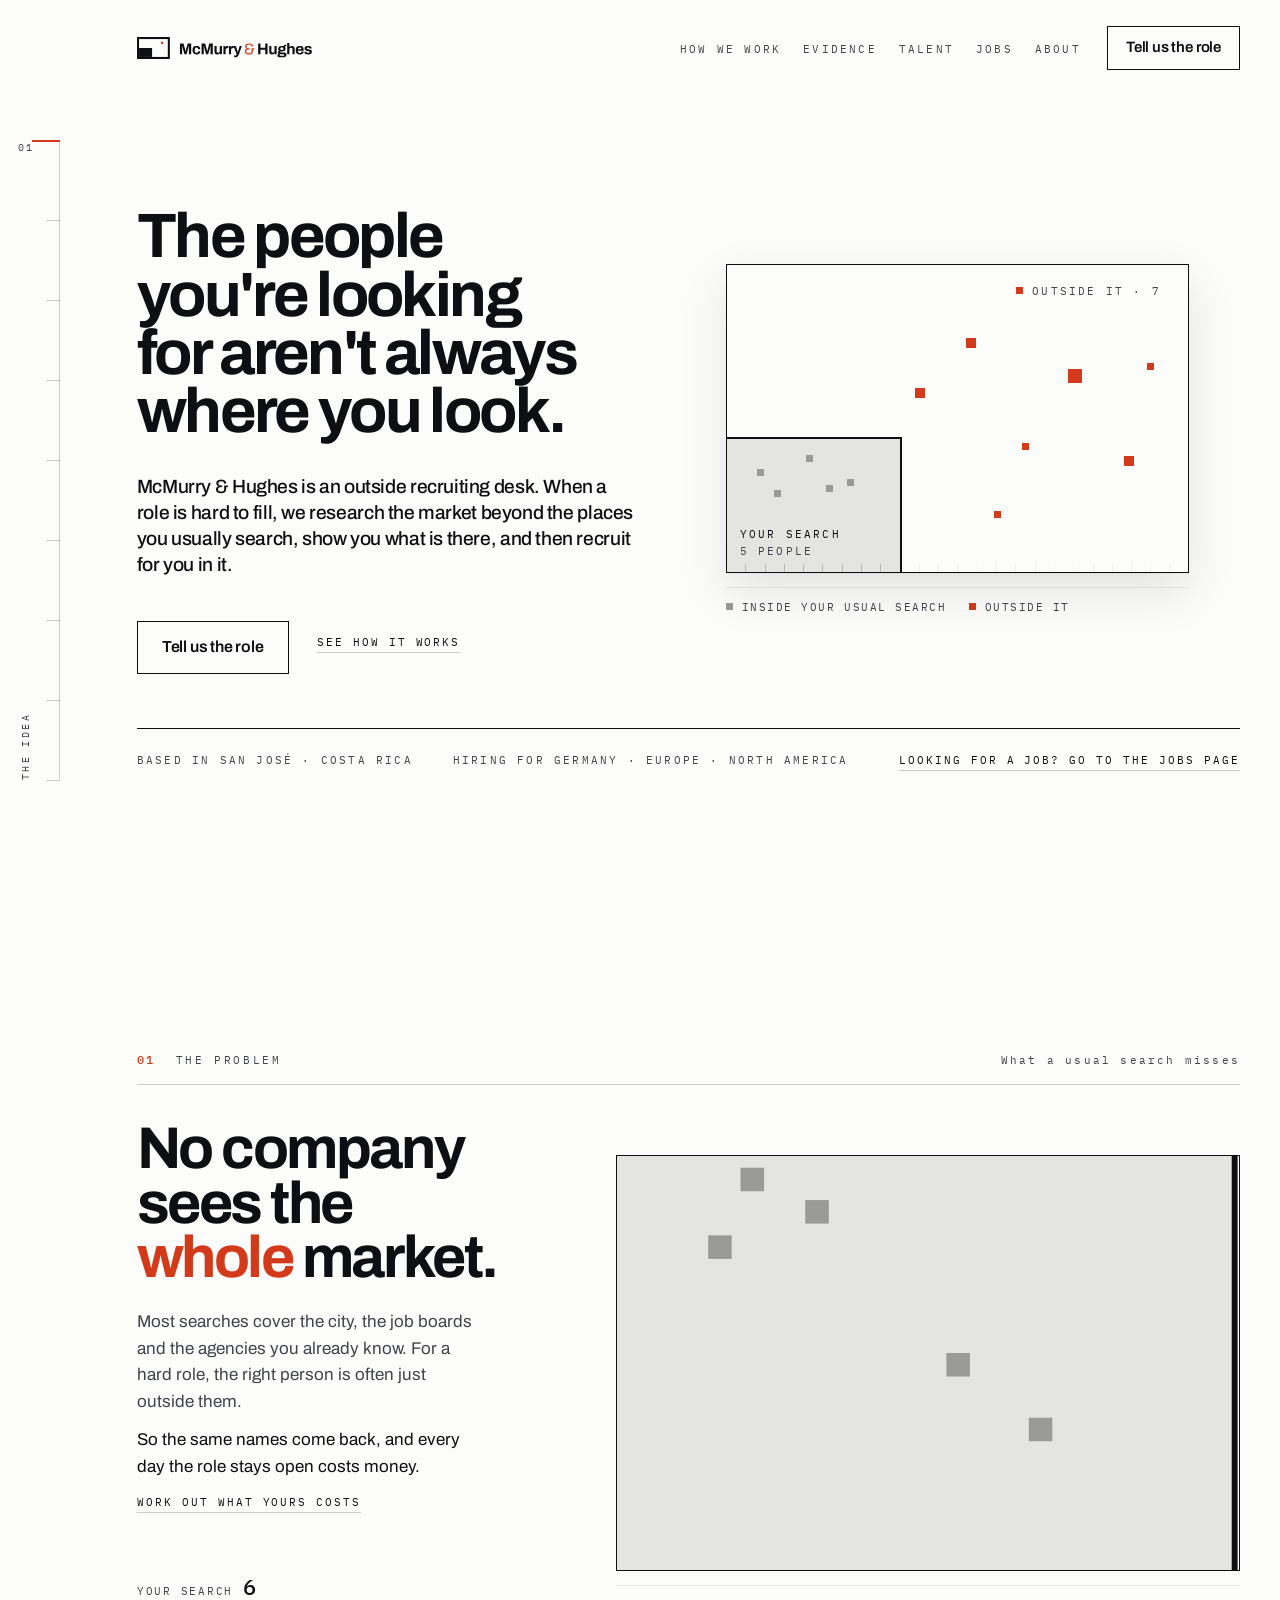
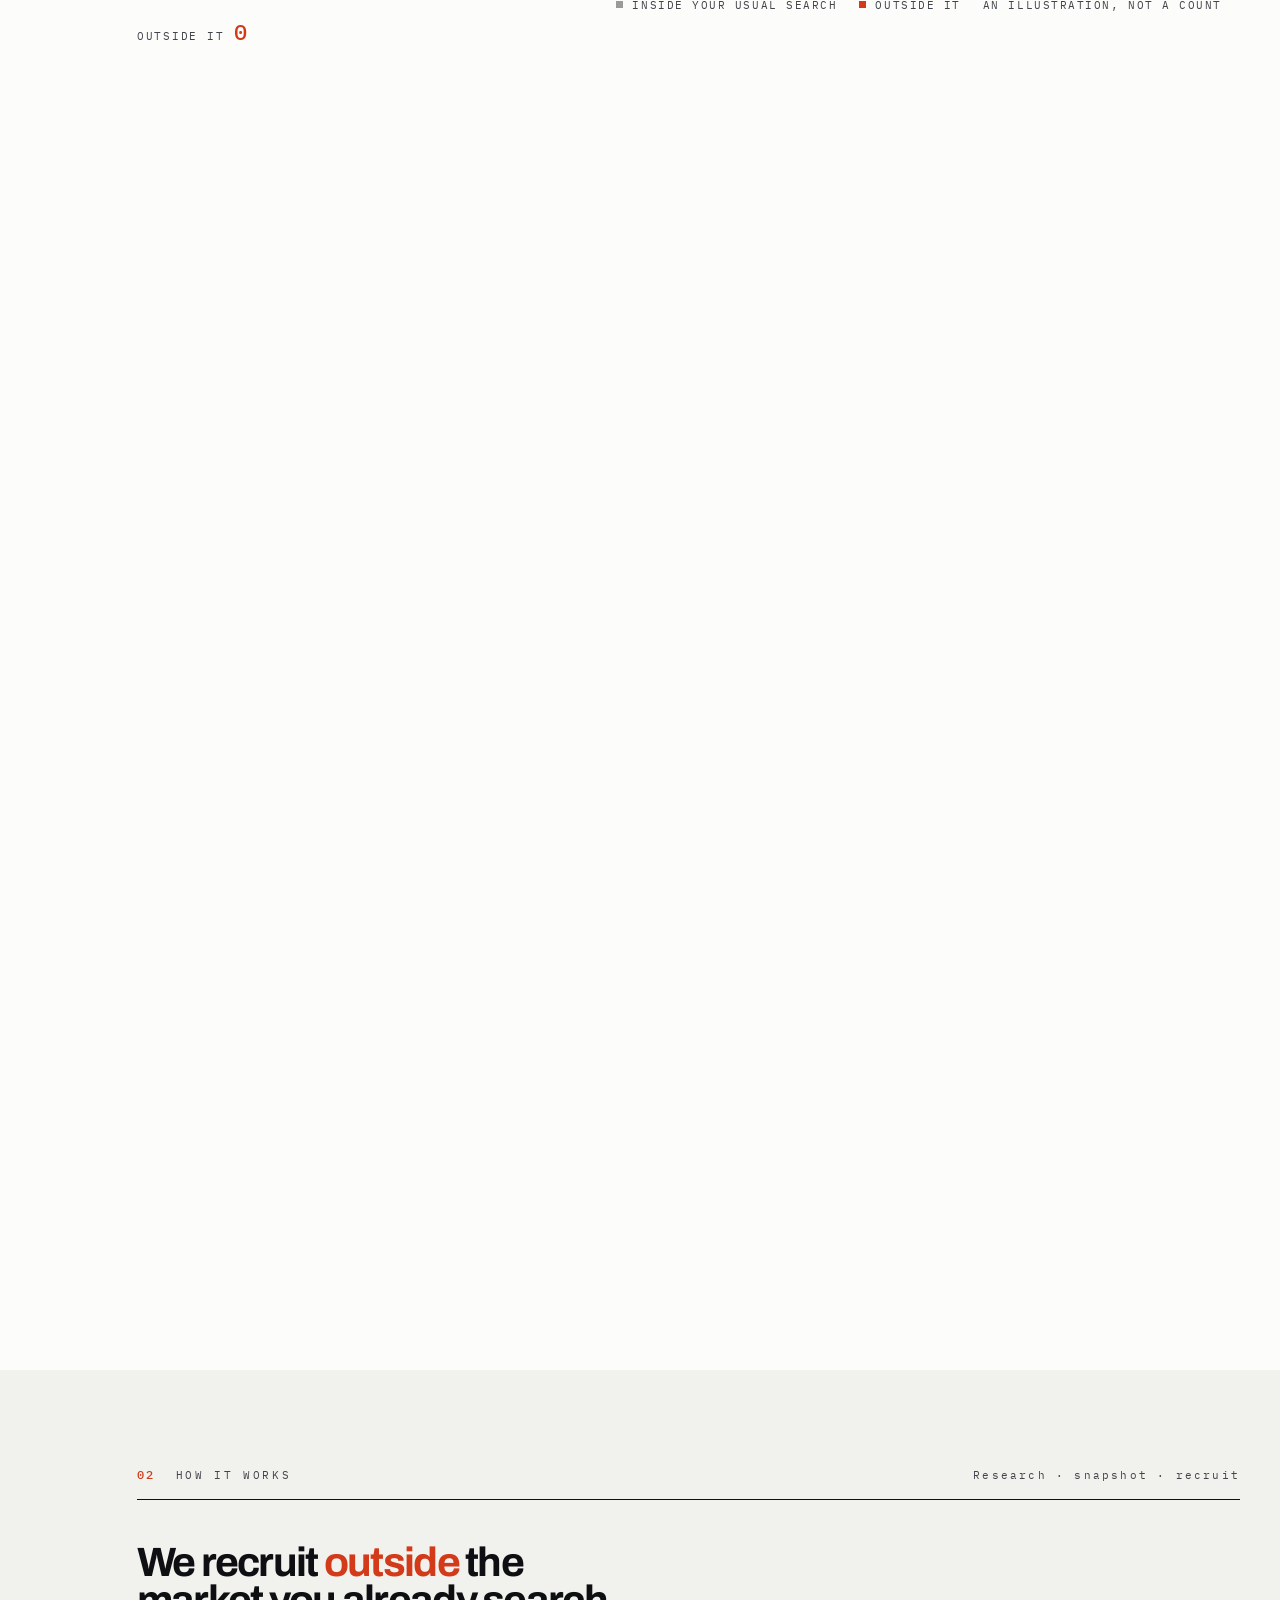
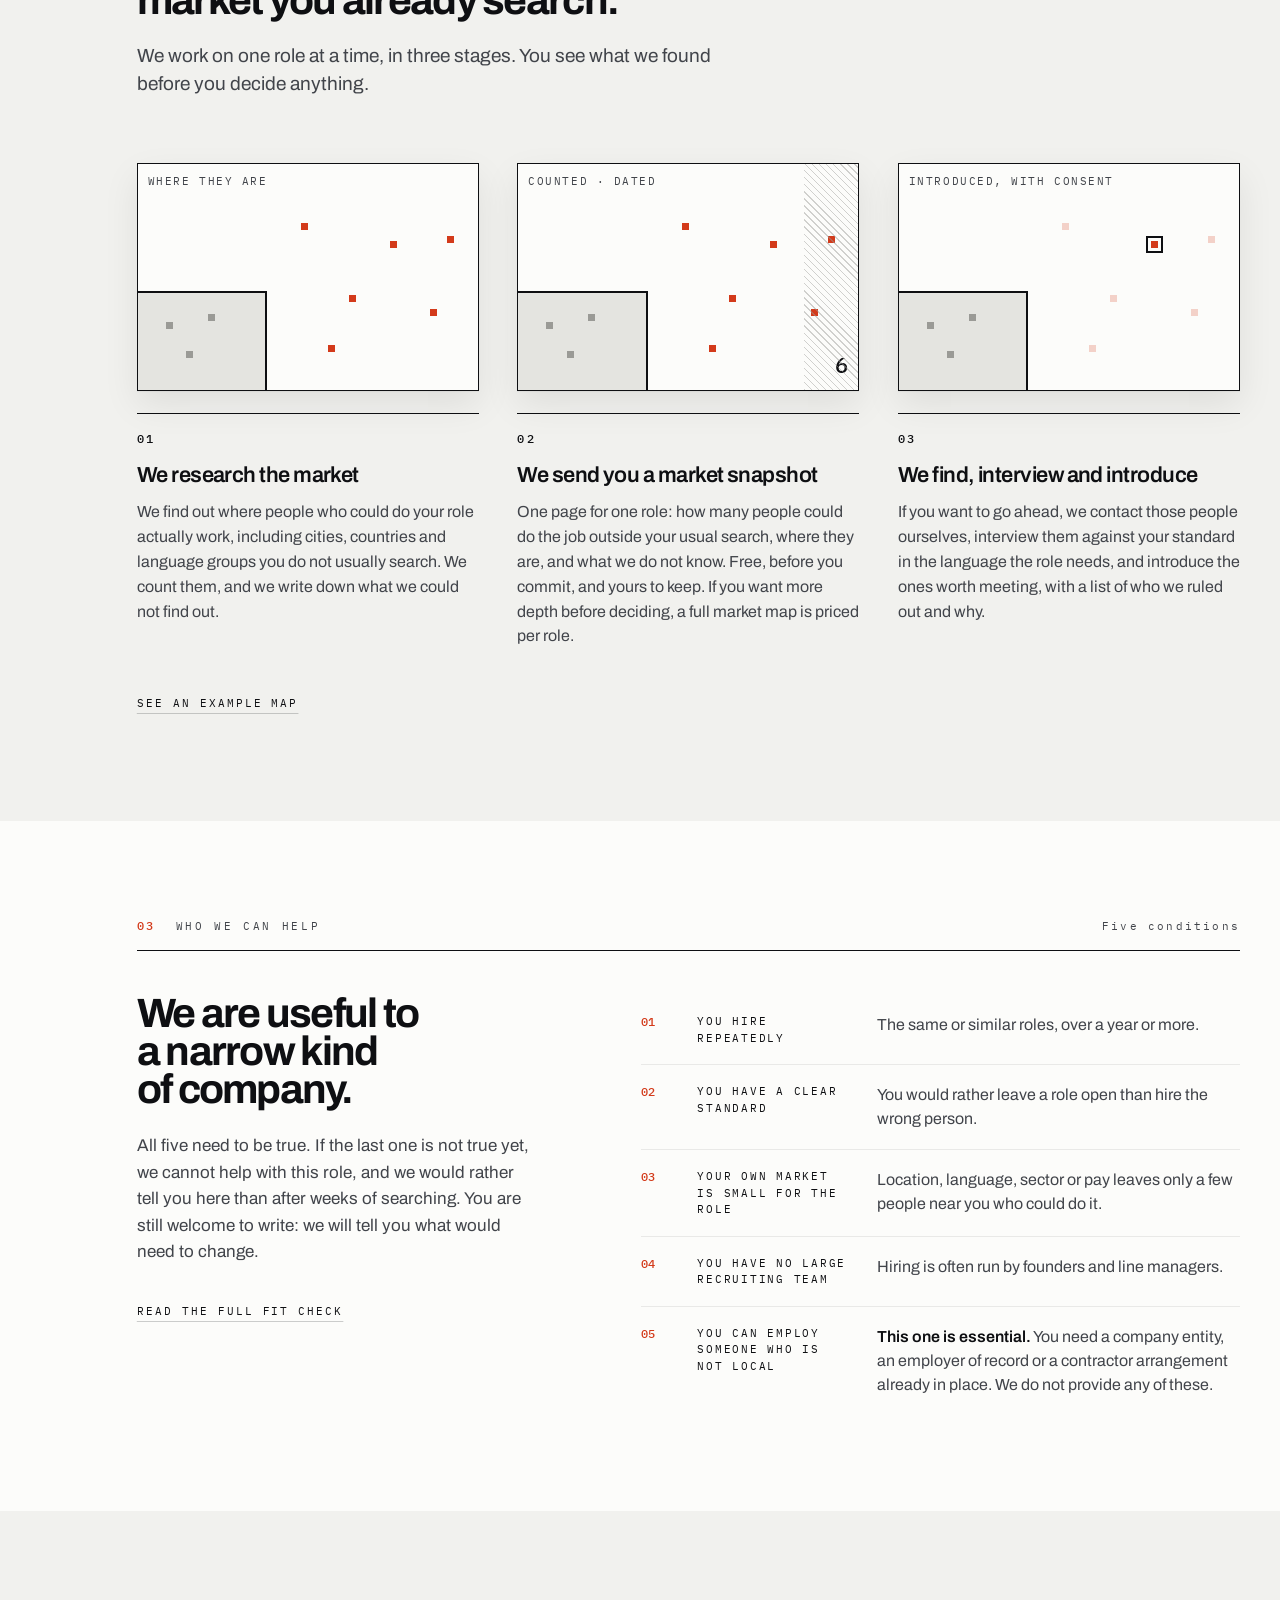
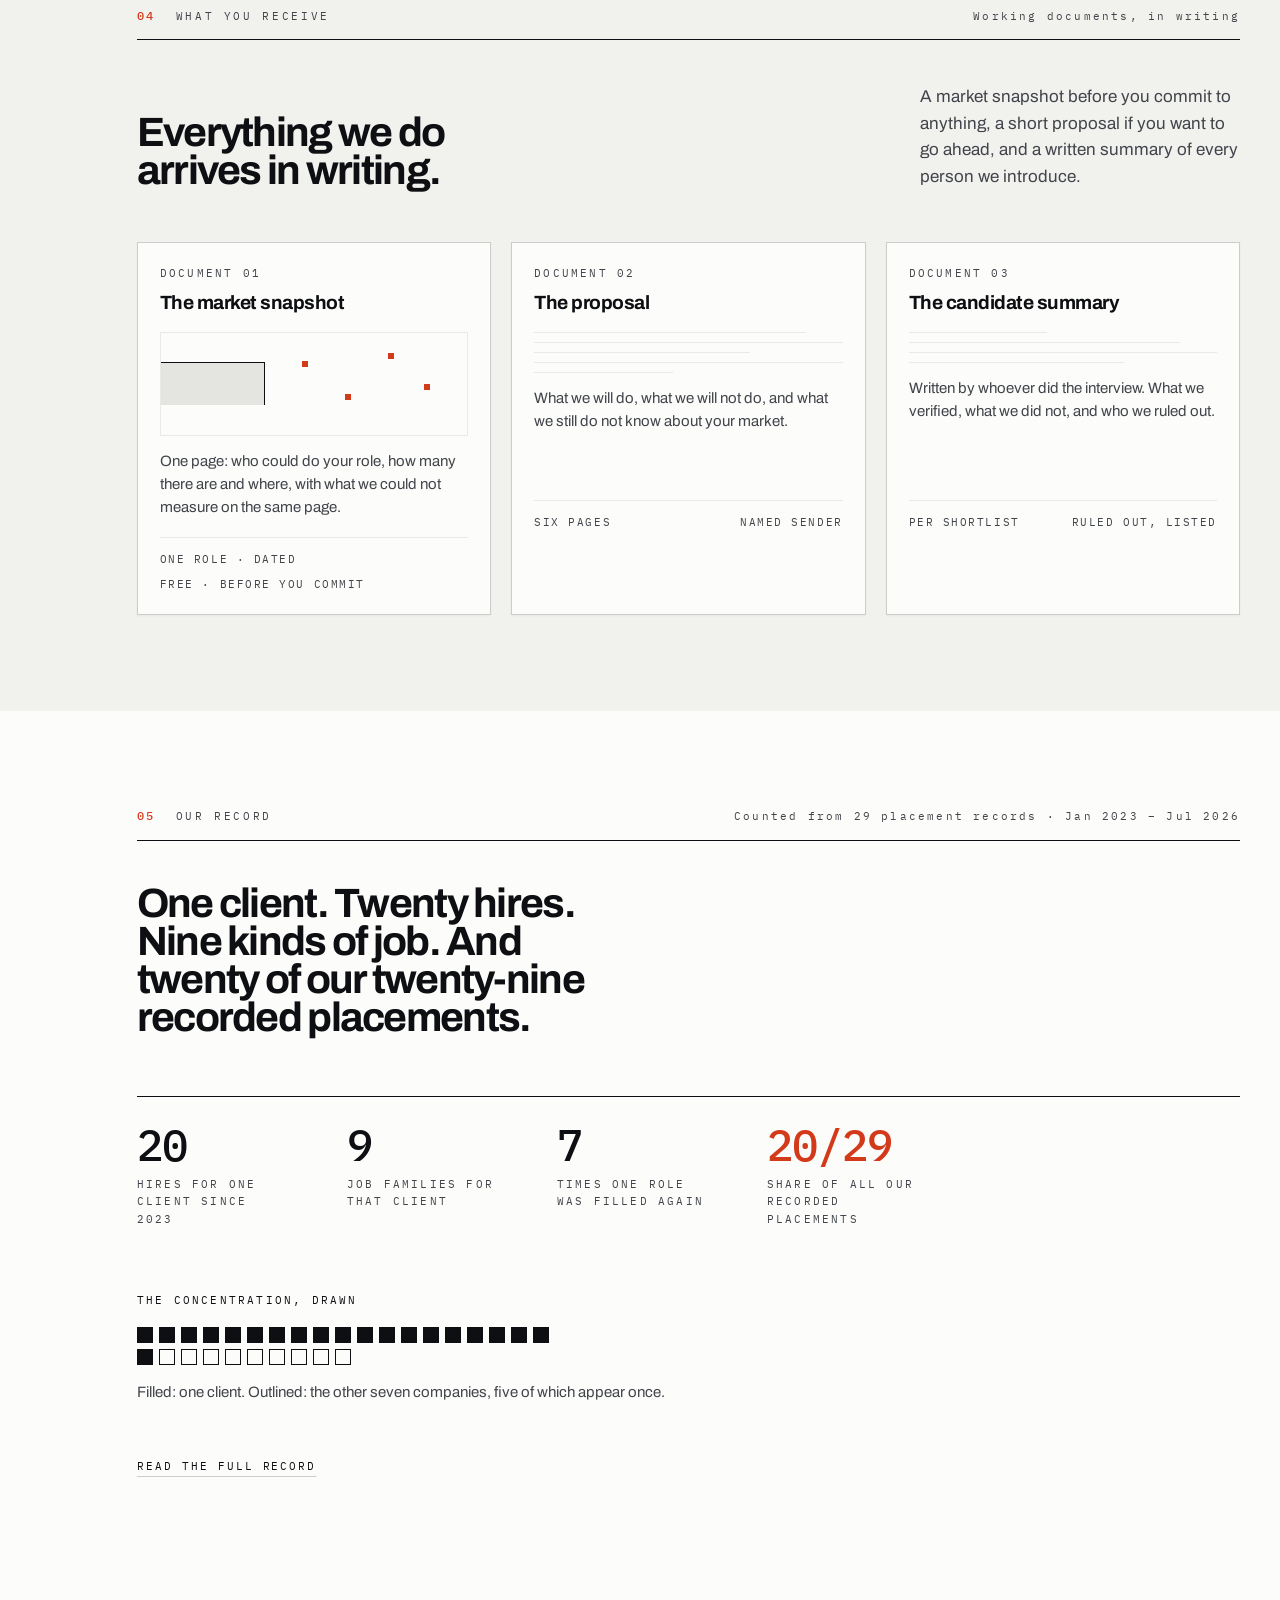
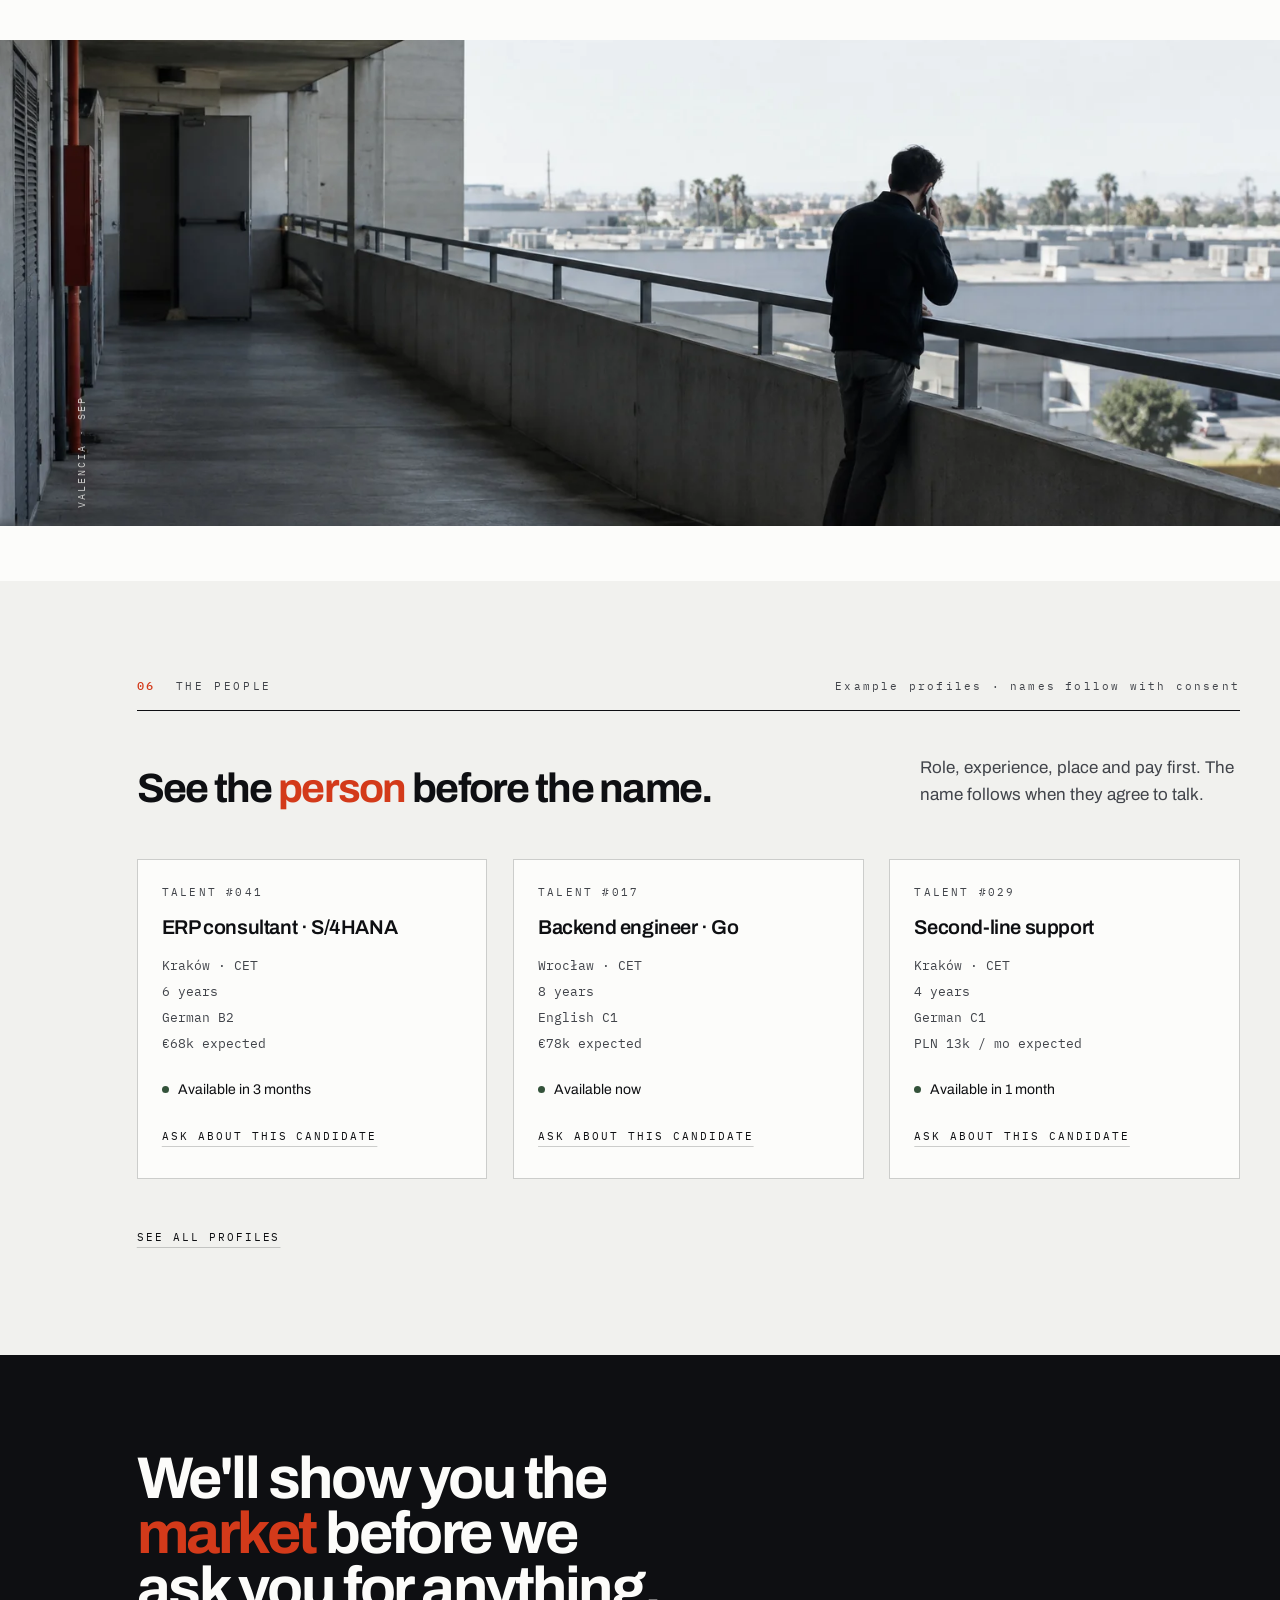
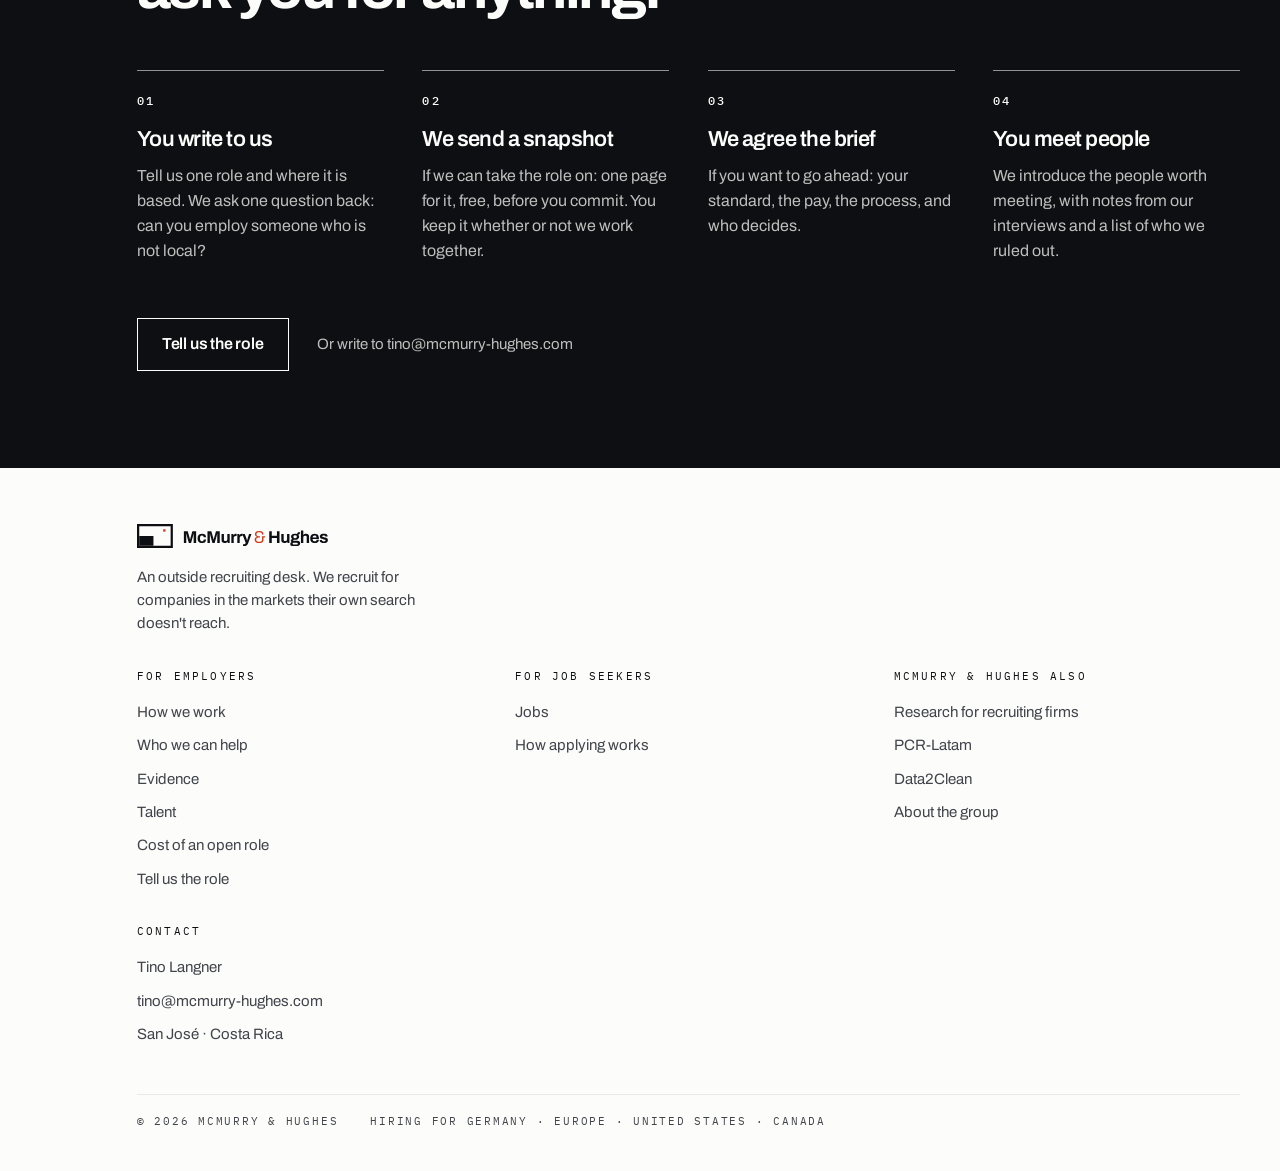
<file: index.html>
<!DOCTYPE html>
<html lang="en">
<head>
<meta charset="utf-8">
<meta name="viewport" content="width=device-width, initial-scale=1">
<title>McMurry &amp; Hughes · An outside recruiting desk</title>
<meta name="description" content="McMurry &amp; Hughes is an outside recruiting desk. For a hard-to-fill role, we research the market beyond the places you usually search, send you a free market snapshot before you commit, then find, interview and introduce the people worth meeting.">
<link rel="canonical" href="https://www.mcmurry-hughes.com/">

<meta property="og:type" content="website">
<meta property="og:site_name" content="McMurry &amp; Hughes">
<meta property="og:title" content="McMurry &amp; Hughes · An outside recruiting desk">
<meta property="og:description" content="An outside recruiting desk. We research the market beyond your usual search and show it to you before we ask you for anything.">
<meta property="og:url" content="https://www.mcmurry-hughes.com/">
<meta property="og:image" content="https://www.mcmurry-hughes.com/assets/images/MH_photo_02-1536.jpg">
<meta property="og:locale" content="en_GB">
<meta name="twitter:card" content="summary_large_image">
<meta name="twitter:title" content="McMurry &amp; Hughes · An outside recruiting desk">
<meta name="twitter:description" content="An outside recruiting desk. We research the market beyond your usual search and show it to you before we ask you for anything.">
<meta name="twitter:image" content="https://www.mcmurry-hughes.com/assets/images/MH_photo_02-1536.jpg">
<meta name="theme-color" content="#FCFCFA">

<link rel="icon" href="favicon.ico" sizes="any">
<link rel="icon" href="assets/icons/MH_favicon.svg" type="image/svg+xml">
<link rel="apple-touch-icon" href="assets/icons/apple-touch-icon.png">

<link rel="preload" href="assets/fonts/Archivo-Bold.woff2" as="font" type="font/woff2" crossorigin>
<link rel="preload" href="assets/fonts/Archivo-Regular.woff2" as="font" type="font/woff2" crossorigin>
<link rel="preload" href="assets/icons/MH_lockup_horizontal.svg" as="image" type="image/svg+xml">
<link rel="preload" href="assets/fonts/IBM_Plex_Mono_400_normal.woff2" as="font" type="font/woff2" crossorigin>
<script>document.documentElement.classList.add('js')</script>
<link rel="stylesheet" href="css/main.css">
<link rel="stylesheet" href="css/components.css">
<link rel="stylesheet" href="css/responsive.css">
<link rel="stylesheet" href="css/motion.css">
<link rel="stylesheet" href="css/site.css">

<script type="application/ld+json">
{
  "@context": "https://schema.org",
  "@type": "ProfessionalService",
  "name": "McMurry & Hughes",
  "description": "A recruiting company for firms hiring for roles their own market cannot fill. McMurry & Hughes researches the market outside the one a client already searches, shows them who is in it, then finds, interviews and introduces the strongest people.",
  "url": "https://www.mcmurry-hughes.com/",
  "email": "tino@mcmurry-hughes.com",
  "sameAs": ["https://www.linkedin.com/company/mcmurry-&-hughes/"],
  "address": { "@type": "PostalAddress", "addressLocality": "San José", "addressCountry": "CR" },
  "areaServed": [
    { "@type": "Country", "name": "Germany" },
    { "@type": "Place", "name": "Europe" },
    { "@type": "Country", "name": "United States" },
    { "@type": "Country", "name": "Canada" }
  ],
  "slogan": "The people you're looking for aren't always where you look."
}
</script>
<script type="module" src="js/main.js"></script>
<script type="module" src="js/idea.js"></script>
</head>

<body class="page">
<a class="skip" href="#main">Skip to content</a>

<header class="nav">
  <div class="wrap nav__in">
    <a class="mark" href="index.html" aria-label="McMurry &amp; Hughes, home">
      <img class="mark__lockup" src="assets/icons/MH_lockup_horizontal.svg" width="176" height="22" alt="">
    </a>
    <nav class="nav__panel" id="nav-panel" aria-label="Primary">
      <ul class="nav__links">
        <li class="nav__group" aria-hidden="true">For employers</li>
        <li><a class="nav__link" href="how-we-work.html">How we work</a></li>
        <li><a class="nav__link" href="evidence.html">Evidence</a></li>
        <li><a class="nav__link" href="talent.html">Talent</a></li>
        <li class="nav__group" aria-hidden="true">For job seekers</li>
        <li class="nav__seek"><a class="nav__link" href="jobs.html">Jobs</a></li>
        <li class="nav__group" aria-hidden="true">The company</li>
        <li class="nav__firms"><a class="nav__link" href="about.html">About</a></li>
        <li class="nav__cta"><a class="btn btn--primary btn--s" href="contact.html">Tell us the role</a></li>
      </ul>
    </nav>
    <button class="nav__toggle" type="button" aria-expanded="false" aria-controls="nav-panel">Menu</button>
  </div>
</header>
<div class="rail" aria-hidden="true">
  <span class="rail__n">01</span>
  <span class="rail__line"></span>
  <span class="rail__ticks"></span>
  <span class="rail__label"></span>
</div>

<main id="main">

<!-- ══ HERO ════════════════════════════════════════════════════════════ -->
<!-- Two blocks: the brand line, and one plain sentence that says what the
     company does. One action. The job seeker's route sits in the hero foot so
     nobody looking for work has to read the employer pitch to find it. -->
<section class="section hero" id="idea" data-rail="The idea">
  <div class="wrap">
    <div class="hero__grid">
      <div>
        <h1 class="say say--xl hero__say">The people you're looking for aren't always where you look.</h1>
        <p class="standfirst hero__sub">McMurry &amp; Hughes is an outside recruiting desk. When a role is hard to fill, we research the market beyond the places you usually search, show you what is there, and then recruit for you in it.</p>
        <div class="btnrow hero__act">
          <a class="btn btn--primary" href="contact.html">Tell us the role</a>
          <a class="act" href="#how">See how it works</a>
        </div>
      </div>

      <!-- the market window (graphic/MH_market-window.svg), made live: a frame,
           the market being searched in its lower left, and people beyond the
           edge of that search. The frame never moves and nothing ever leaves
           it; the people in it always do (CSS, transform only, stopped
           under reduced motion). The grey ones stay inside the search. -->
      <figure class="window">
        <div class="window__obj" role="img"
             aria-label="A frame with a grey block in its lower left corner holding five grey squares: the people a company's usual search reaches. Outside the grey block, seven red squares: people who could do the job but sit outside that search.">
          <div class="window__searched">
            <span class="window__insiders">
              <span class="person person--sm" style="left:18%;top:22%"></span>
              <span class="person person--sm" style="left:46%;top:12%"></span>
              <span class="person person--sm" style="left:70%;top:30%"></span>
              <span class="person person--sm" style="left:28%;top:38%"></span>
              <span class="person person--sm" style="left:58%;top:34%"></span>
            </span>
          </div>
          <div class="window__scale"></div>
          <div class="window__frame"></div>
          <span class="window__searchedlab label"><b>Your search</b>5 people</span>
          <div class="window__people">
            <span class="person" style="left:52%;top:24%"></span>
            <span class="person person--sm" style="left:64%;top:58%"></span>
            <span class="person person--lg" style="left:74%;top:34%"></span>
            <span class="person person--sm" style="left:58%;top:80%"></span>
            <span class="person" style="left:86%;top:62%"></span>
            <span class="person person--sm" style="left:91%;top:32%"></span>
            <span class="person" style="left:41%;top:40%"></span>
          </div>
          <span class="window__beyondlab label label--v" style="right:6%;top:6%">Outside it · 7</span>
        </div>
        <figcaption class="window__cap">
          <span class="caption caption--g">Inside your usual search</span>
          <span class="caption caption--v">Outside it</span>
        </figcaption>
      </figure>
    </div>

    <div class="hero__foot">
      <span class="label">Based in San José · Costa Rica</span>
      <span class="label">Hiring for Germany · Europe · North America</span>
      <a class="act hero__seek" href="jobs.html">Looking for a job? Go to the jobs page</a>
    </div>
  </div>
</section>

<!-- ══ 01 · THE PROBLEM — the view pulls back as you scroll ════════════ -->
<section class="idea" id="problem" data-rail="The problem" data-idea>
  <div class="idea__track">
    <div class="idea__stick">
      <div class="wrap">
        <div class="shead" style="margin-bottom:clamp(24px,4vh,44px)">
          <span class="shead__n">01</span><span class="shead__t">The problem</span><span class="shead__r">What a usual search misses</span>
        </div>
        <div class="idea__grid">
          <div>
            <h2 class="say say--l idea__say">No company sees the <span class="hl">whole</span> market.</h2>
            <p class="idea__p">Most searches cover the city, the job boards and the agencies you already know. For a hard role, the right person is often just outside them.</p>
            <p class="idea__p idea__p--2">So the same names come back, and every day the role stays open costs money.</p>
            <a class="act idea__cost" href="cost.html">Work out what yours costs</a>
            <div class="idea__read" aria-live="polite">
              <span class="compare__n">Your search <b class="mono">6</b></span>
              <span class="compare__n compare__n--v">Outside it <b class="mono" data-idea-out>0</b></span>
            </div>
          </div>
          <div>
            <div class="idea__frame" role="img" aria-label="A frame that starts on a grey block, the market a company searches, holding six grey squares, and pulls back as you scroll to show thirty-one red squares outside it: people who could do the job outside that search.">
              <div class="idea__world" data-idea-world><span class="idea__searched"></span><span class="person person--in" style="left:18.8%;top:62.7%"></span><span class="person person--in" style="left:5.0%;top:72.6%"></span><span class="person person--in" style="left:22.5%;top:87.5%"></span><span class="person person--in" style="left:10.3%;top:69.7%"></span><span class="person person--in" style="left:18.0%;top:82.2%"></span><span class="person person--in" style="left:6.8%;top:66.9%"></span><span class="person" data-o style="left:82.1%;top:41.5%"></span><span class="person" data-o style="left:94.6%;top:61.1%"></span><span class="person" data-o style="left:45.0%;top:19.1%"></span><span class="person" data-o style="left:56.7%;top:39.0%"></span><span class="person" data-o style="left:79.2%;top:4.1%"></span><span class="person" data-o style="left:37.5%;top:20.1%"></span><span class="person" data-o style="left:52.4%;top:9.8%"></span><span class="person" data-o style="left:58.8%;top:11.1%"></span><span class="person" data-o style="left:16.9%;top:39.9%"></span><span class="person" data-o style="left:83.1%;top:88.2%"></span><span class="person" data-o style="left:37.9%;top:34.8%"></span><span class="person" data-o style="left:66.3%;top:16.4%"></span><span class="person" data-o style="left:68.6%;top:93.1%"></span><span class="person" data-o style="left:3.2%;top:5.6%"></span><span class="person" data-o style="left:56.2%;top:69.9%"></span><span class="person" data-o style="left:65.1%;top:74.6%"></span><span class="person" data-o style="left:48.7%;top:88.6%"></span><span class="person" data-o style="left:68.9%;top:40.7%"></span><span class="person" data-o style="left:66.8%;top:43.7%"></span><span class="person" data-o style="left:42.2%;top:39.6%"></span><span class="person" data-o style="left:85.9%;top:41.4%"></span><span class="person" data-o style="left:83.3%;top:29.6%"></span><span class="person" data-o style="left:24.4%;top:39.5%"></span><span class="person" data-o style="left:24.9%;top:15.8%"></span><span class="person" data-o style="left:53.7%;top:12.2%"></span><span class="person" data-o style="left:92.1%;top:66.2%"></span><span class="person" data-o style="left:69.7%;top:92.1%"></span><span class="person" data-o style="left:85.0%;top:44.1%"></span><span class="person" data-o style="left:89.5%;top:33.4%"></span><span class="person" data-o style="left:50.9%;top:54.2%"></span><span class="person" data-o style="left:70.0%;top:61.4%"></span></div>
            </div>
            <div class="idea__cap">
              <span class="caption caption--g">Inside your usual search</span>
              <span class="caption caption--v">Outside it</span>
              <span class="caption">An illustration, not a count</span>
            </div>
          </div>
        </div>
      </div>
    </div>
  </div>
</section>

<!-- ══ 02 · HOW IT WORKS ═══════════════════════════════════════════════ -->
<section class="section section--bone" id="how" data-rail="How it works">
  <div class="wrap">
    <div class="shead" data-reveal>
      <span class="shead__n">02</span>
      <span class="shead__t">How it works</span>
      <span class="shead__r">Research · snapshot · recruit</span>
    </div>

    <h2 class="say say--m" style="max-width:22ch">We recruit <span class="hl">outside</span> the market you already search.</h2>
    <p class="lede" style="margin-top:22px" data-reveal>We work on one role at a time, in three stages. You see what we found before you decide anything.</p>

    <ol class="steps" style="margin-top:clamp(40px,5vw,64px)">
      <li class="step step--fig" data-reveal>
        <div class="mini mini--research" aria-hidden="true"><div class="mini__obj"><span class="mini__field"><i class="mini__g" style="left:22%;top:30%"></i><i class="mini__g" style="left:55%;top:22%"></i><i class="mini__g" style="left:38%;top:60%"></i></span><i class="mini__p" style="left:48%;top:26%"></i><i class="mini__p" style="left:62%;top:58%"></i><i class="mini__p" style="left:74%;top:34%"></i><i class="mini__p" style="left:86%;top:64%"></i><i class="mini__p" style="left:91%;top:32%"></i><i class="mini__p" style="left:56%;top:80%"></i><span class="mini__tag">Where they are</span></div></div>
        <span class="step__n">01</span>
        <h3 class="step__h">We research the market</h3>
        <p>We find out where people who could do your role actually work, including cities, countries and language groups you do not usually search. We count them, and we write down what we could not find out.</p>
      </li>
      <li class="step step--fig" data-reveal>
        <div class="mini mini--map" aria-hidden="true"><div class="mini__obj"><span class="mini__field"><i class="mini__g" style="left:22%;top:30%"></i><i class="mini__g" style="left:55%;top:22%"></i><i class="mini__g" style="left:38%;top:60%"></i></span><i class="mini__p" style="left:48%;top:26%"></i><i class="mini__p" style="left:62%;top:58%"></i><i class="mini__p" style="left:74%;top:34%"></i><i class="mini__p" style="left:86%;top:64%"></i><i class="mini__p" style="left:91%;top:32%"></i><i class="mini__p" style="left:56%;top:80%"></i><span class="mini__tag">Counted · dated</span><span class="mini__n">6</span></div></div>
        <span class="step__n">02</span>
        <h3 class="step__h">We send you a market snapshot</h3>
        <p>One page for one role: how many people could do the job outside your usual search, where they are, and what we do not know. Free, before you commit, and yours to keep. If you want more depth before deciding, a full market map is priced per role.</p>
      </li>
      <li class="step step--fig" data-reveal>
        <div class="mini mini--intro" aria-hidden="true"><div class="mini__obj"><span class="mini__field"><i class="mini__g" style="left:22%;top:30%"></i><i class="mini__g" style="left:55%;top:22%"></i><i class="mini__g" style="left:38%;top:60%"></i></span><i class="mini__p" style="left:48%;top:26%"></i><i class="mini__p" style="left:62%;top:58%"></i><i class="mini__p" style="left:74%;top:34%"></i><i class="mini__p" style="left:86%;top:64%"></i><i class="mini__p" style="left:91%;top:32%"></i><i class="mini__p" style="left:56%;top:80%"></i><span class="mini__tag">Introduced, with consent</span></div></div>
        <span class="step__n">03</span>
        <h3 class="step__h">We find, interview and introduce</h3>
        <p>If you want to go ahead, we contact those people ourselves, interview them against your standard in the language the role needs, and introduce the ones worth meeting, with a list of who we ruled out and why.</p>
      </li>
    </ol>

    <div class="btnrow" style="margin-top:32px">
      <a class="act" href="evidence.html">See an example map</a>
    </div>
  </div>
</section>

<!-- ══ 03 · WHO WE HELP ════════════════════════════════════════════════ -->
<section class="section" id="fit" data-rail="Who we help">
  <div class="wrap">
    <div class="shead" data-reveal>
      <span class="shead__n">03</span>
      <span class="shead__t">Who we can help</span>
      <span class="shead__r">Five conditions</span>
    </div>

    <div class="split">
      <div class="split__side">
        <h2 class="say say--m">We are useful to a narrow kind of company.</h2>
        <p class="split__note" data-reveal>All five need to be true. If the last one is not true yet, we cannot help with this role, and we would rather tell you here than after weeks of searching. You are still welcome to write: we will tell you what would need to change.</p>
        <a class="act" href="how-we-work.html#fit">Read the full fit check</a>
      </div>
      <table class="ledger ledger--num" data-reveal>
        <caption class="vh">The five conditions</caption>
        <tbody>
          <tr><td class="n">01</td><td class="t">You hire repeatedly</td><td>The same or similar roles, over a year or more.</td></tr>
          <tr><td class="n">02</td><td class="t">You have a clear standard</td><td>You would rather leave a role open than hire the wrong person.</td></tr>
          <tr><td class="n">03</td><td class="t">Your own market is small for the role</td><td>Location, language, sector or pay leaves only a few people near you who could do it.</td></tr>
          <tr><td class="n">04</td><td class="t">You have no large recruiting team</td><td>Hiring is often run by founders and line managers.</td></tr>
          <tr><td class="n">05</td><td class="t">You can employ someone who is not local</td><td><b>This one is essential.</b> You need a company entity, an employer of record or a contractor arrangement already in place. We do not provide any of these.</td></tr>
        </tbody>
      </table>
    </div>
  </div>
</section>

<!-- ══ 04 · WHAT YOU RECEIVE ══════════════════════════════════════════ -->
<!-- The three working documents a client receives. -->
<section class="section section--bone" id="documents" data-rail="What you receive">
  <div class="wrap">
    <div class="shead" data-reveal>
      <span class="shead__n">04</span>
      <span class="shead__t">What you receive</span>
      <span class="shead__r">Working documents, in writing</span>
    </div>
    <div class="cols cols--aside docs__head">
      <h2 class="say say--m" style="max-width:20ch">Everything we do arrives in writing.</h2>
      <p data-reveal>A market snapshot before you commit to anything, a short proposal if you want to go ahead, and a written summary of every person we introduce.</p>
    </div>
    <div class="sheets" data-reveal>
      <article class="sheet">
        <span class="label">Document 01</span>
        <h3 class="hd--s" style="margin-top:10px">The market snapshot</h3>
        <div class="sheet__body">
          <div class="sheet__mini" aria-hidden="true">
            <span class="field"></span>
            <span class="person" style="left:46%;top:28%"></span><span class="person" style="left:60%;top:60%"></span>
            <span class="person" style="left:74%;top:20%"></span><span class="person" style="left:86%;top:50%"></span>
          </div>
          <p class="small" style="margin-top:14px">One page: who could do your role, how many there are and where, with what we could not measure on the same page.</p>
        </div>
        <div class="sheet__foot"><span class="caption">One role · dated</span><span class="caption">Free · before you commit</span></div>
      </article>
      <article class="sheet">
        <span class="label">Document 02</span>
        <h3 class="hd--s" style="margin-top:10px">The proposal</h3>
        <div class="sheet__body">
          <div aria-hidden="true">
            <div class="sheet__ln sheet__ln--w88"></div><div class="sheet__ln"></div>
            <div class="sheet__ln sheet__ln--w70"></div><div class="sheet__ln"></div>
            <div class="sheet__ln sheet__ln--w45"></div>
          </div>
          <p class="small" style="margin-top:14px">What we will do, what we will not do, and what we still do not know about your market.</p>
        </div>
        <div class="sheet__foot"><span class="caption">Six pages</span><span class="caption">Named sender</span></div>
      </article>
      <article class="sheet">
        <span class="label">Document 03</span>
        <h3 class="hd--s" style="margin-top:10px">The candidate summary</h3>
        <div class="sheet__body">
          <div aria-hidden="true">
            <div class="sheet__ln sheet__ln--w45"></div><div class="sheet__ln sheet__ln--w88"></div>
            <div class="sheet__ln"></div><div class="sheet__ln sheet__ln--w70"></div>
          </div>
          <p class="small" style="margin-top:14px">Written by whoever did the interview. What we verified, what we did not, and who we ruled out.</p>
        </div>
        <div class="sheet__foot"><span class="caption">Per shortlist</span><span class="caption">Ruled out, listed</span></div>
      </article>
    </div>
  </div>
</section>

<!-- ══ 05 · THE RECORD ═════════════════════════════════════════════════ -->
<!-- Counted facts from the placement record. The concentration is printed in
     the same visual field as the headline number, at the same size. -->
<section class="section" id="record" data-rail="The record">
  <div class="wrap">
    <div class="shead" data-reveal>
      <span class="shead__n">05</span>
      <span class="shead__t">Our record</span>
      <span class="shead__r">Counted from 29 placement records · Jan 2023 – Jul 2026</span>
    </div>

    <h2 class="say say--m" style="max-width:24ch">One client. Twenty hires. Nine kinds of job. And twenty of our twenty-nine recorded placements.</h2>

    <div class="figs" style="margin-top:clamp(36px,4.6vw,64px)">
      <div><div class="fig__n">20</div><span class="label fig__l">Hires for one client since 2023</span></div>
      <div><div class="fig__n">9</div><span class="label fig__l">Job families for that client</span></div>
      <div><div class="fig__n">7</div><span class="label fig__l">Times one role was filled again</span></div>
      <div><div class="fig__n hl">20/29</div><span class="label fig__l">Share of all our recorded placements</span></div>
    </div>

    <div style="margin-top:clamp(40px,5vw,72px);max-width:760px">
      <div data-reveal>
        <span class="label label--ink">The concentration, drawn</span>
        <div class="tally" style="margin-top:18px" role="img"
             aria-label="Twenty-nine squares, one per placement. Twenty are filled: one client. Nine are outlined: seven other companies, five of which appear once.">
          <i data-one="true"></i><i data-one="true"></i><i data-one="true"></i><i data-one="true"></i><i data-one="true"></i>
          <i data-one="true"></i><i data-one="true"></i><i data-one="true"></i><i data-one="true"></i><i data-one="true"></i>
          <i data-one="true"></i><i data-one="true"></i><i data-one="true"></i><i data-one="true"></i><i data-one="true"></i>
          <i data-one="true"></i><i data-one="true"></i><i data-one="true"></i><i data-one="true"></i><i data-one="true"></i>
          <i></i><i></i><i></i><i></i><i></i><i></i><i></i><i></i><i></i>
        </div>
        <p class="small" style="margin-top:16px">Filled: one client. Outlined: the other seven companies, five of which appear once.</p>
      </div>
    </div>

    <div class="btnrow" style="margin-top:40px">
      <a class="act" href="evidence.html#record">Read the full record</a>
    </div>
  </div>
</section>

<!-- ══ 05 · THE PEOPLE ═════════════════════════════════════════════════ -->
<section class="section section--tight" id="people" data-rail="Outside the search">
  <figure class="plate plate--half" data-reveal="wipe">
    <picture>
      <source type="image/webp" srcset="assets/images/MH_photo_07-640.webp 640w, assets/images/MH_photo_07-1024.webp 1024w, assets/images/MH_photo_07-1536.webp 1536w" sizes="100vw">
      <img src="assets/images/MH_photo_07-1536.jpg" width="1536" height="1024" loading="lazy" decoding="async" alt="Valencia: someone standing at the railing of a covered walkway, looking out over the city.">
    </picture>
    <figcaption class="plate__cap">Valencia · Sep</figcaption>
  </figure>
</section>

<!-- ══ 06 · THE PEOPLE ═════════════════════════════════════════════════ -->
<!-- After the photograph, who the people outside the search are and how an
     employer meets them. Three profiles from js/talent.js, in the same cards
     the talent page uses. -->
<section class="section section--bone" id="talent" data-rail="The people" data-talent data-limit="3">
  <div class="wrap">
    <div class="shead" data-reveal>
      <span class="shead__n">06</span>
      <span class="shead__t">The people</span>
      <span class="shead__r">Example profiles · names follow with consent</span>
    </div>
    <div class="cols cols--aside talent__head">
      <h2 class="say say--m">See the <span class="hl">person</span> before the name.</h2>
      <p data-reveal>Role, experience, place and pay first. The name follows when they agree to talk.</p>
    </div>
    <div class="talent" data-talent-grid></div>
    <div class="btnrow" style="margin-top:36px">
      <a class="act" href="talent.html">See all profiles</a>
    </div>
  </div>
</section>

<!-- ══ 06 · NEXT STEP ══════════════════════════════════════════════════ -->
<section class="section section--ink promise" id="next" data-rail="Next step" data-rail-rev="true">
  <div class="wrap">
    <h2 class="say say--l">We'll show you the <span class="hl">market</span> before we ask you for anything.</h2>
    <ol class="steps steps--4 steps--rev" style="margin-top:clamp(40px,6vh,72px)">
      <li class="step"><span class="step__n">01</span><h3 class="step__h">You write to us</h3><p>Tell us one role and where it is based. We ask one question back: can you employ someone who is not local?</p></li>
      <li class="step"><span class="step__n">02</span><h3 class="step__h">We send a snapshot</h3><p>If we can take the role on: one page for it, free, before you commit. You keep it whether or not we work together.</p></li>
      <li class="step"><span class="step__n">03</span><h3 class="step__h">We agree the brief</h3><p>If you want to go ahead: your standard, the pay, the process, and who decides.</p></li>
      <li class="step"><span class="step__n">04</span><h3 class="step__h">You meet people</h3><p>We introduce the people worth meeting, with notes from our interviews and a list of who we ruled out.</p></li>
    </ol>
    <div class="btnrow promise__act">
      <a class="btn btn--primary btn--rev" href="contact.html">Tell us the role</a>
      <span class="small promise__or">Or write to <span style="user-select:all">tino@mcmurry-hughes.com</span></span>
    </div>
  </div>
</section>

</main>

<footer class="foot">
  <div class="wrap">
    <div class="foot__grid foot__grid--5">
      <div>
        <img class="foot__mark" src="assets/icons/MH_lockup_horizontal.svg" width="192" height="24" alt="McMurry &amp; Hughes">
        <p class="small foot__line">An outside recruiting desk. We recruit for companies in the markets their own search doesn't reach.</p>
      </div>
      <div>
        <span class="label label--ink">For employers</span>
        <div class="foot__list">
          <a href="how-we-work.html">How we work</a>
          <a href="how-we-work.html#fit">Who we can help</a>
          <a href="evidence.html">Evidence</a>
          <a href="talent.html">Talent</a>
          <a href="cost.html">Cost of an open role</a>
          <a href="contact.html">Tell us the role</a>
        </div>
      </div>
      <div>
        <span class="label label--ink">For job seekers</span>
        <div class="foot__list">
          <a href="jobs.html">Jobs</a>
          <a href="jobs.html#how">How applying works</a>
        </div>
      </div>
      <div>
        <span class="label label--ink">McMurry &amp; Hughes also</span>
        <div class="foot__list">
          <a href="recruiting-firms.html">Research for recruiting firms</a>
          <a href="https://pcr-latam.com/" target="_blank" rel="noopener">PCR-Latam</a>
          <a href="https://data2clean.com/" target="_blank" rel="noopener">Data2Clean</a>
          <a href="about.html">About the group</a>
        </div>
      </div>
      <div>
        <span class="label label--ink">Contact</span>
        <div class="foot__list">
          <span>Tino Langner</span>
          <span style="user-select:all">tino@mcmurry-hughes.com</span>
          <span>San José · Costa Rica</span>
        </div>
      </div>
    </div>
    <div class="foot__note">
      <span>&copy; 2026 McMurry &amp; Hughes</span>
      <span>Hiring for Germany · Europe · United States · Canada</span>
    </div>
  </div>
</footer>
</body>
</html>
</file>
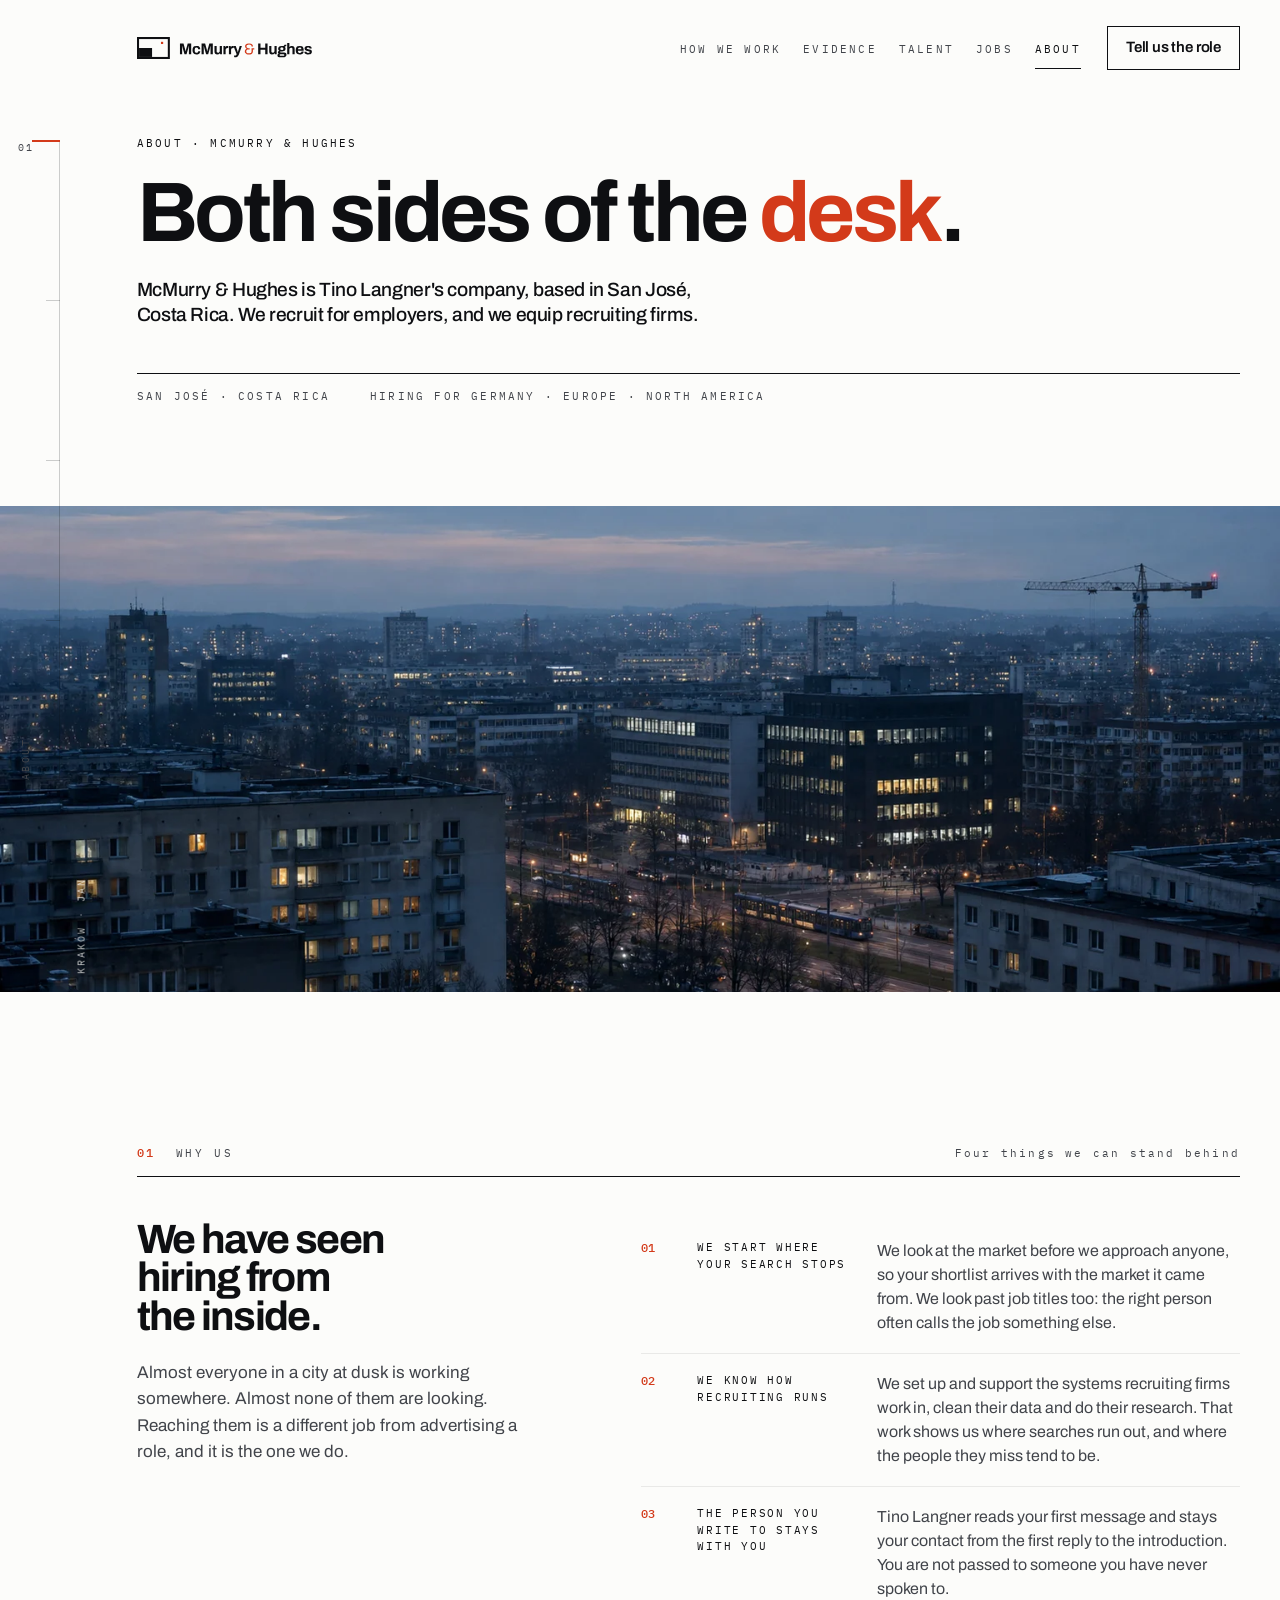
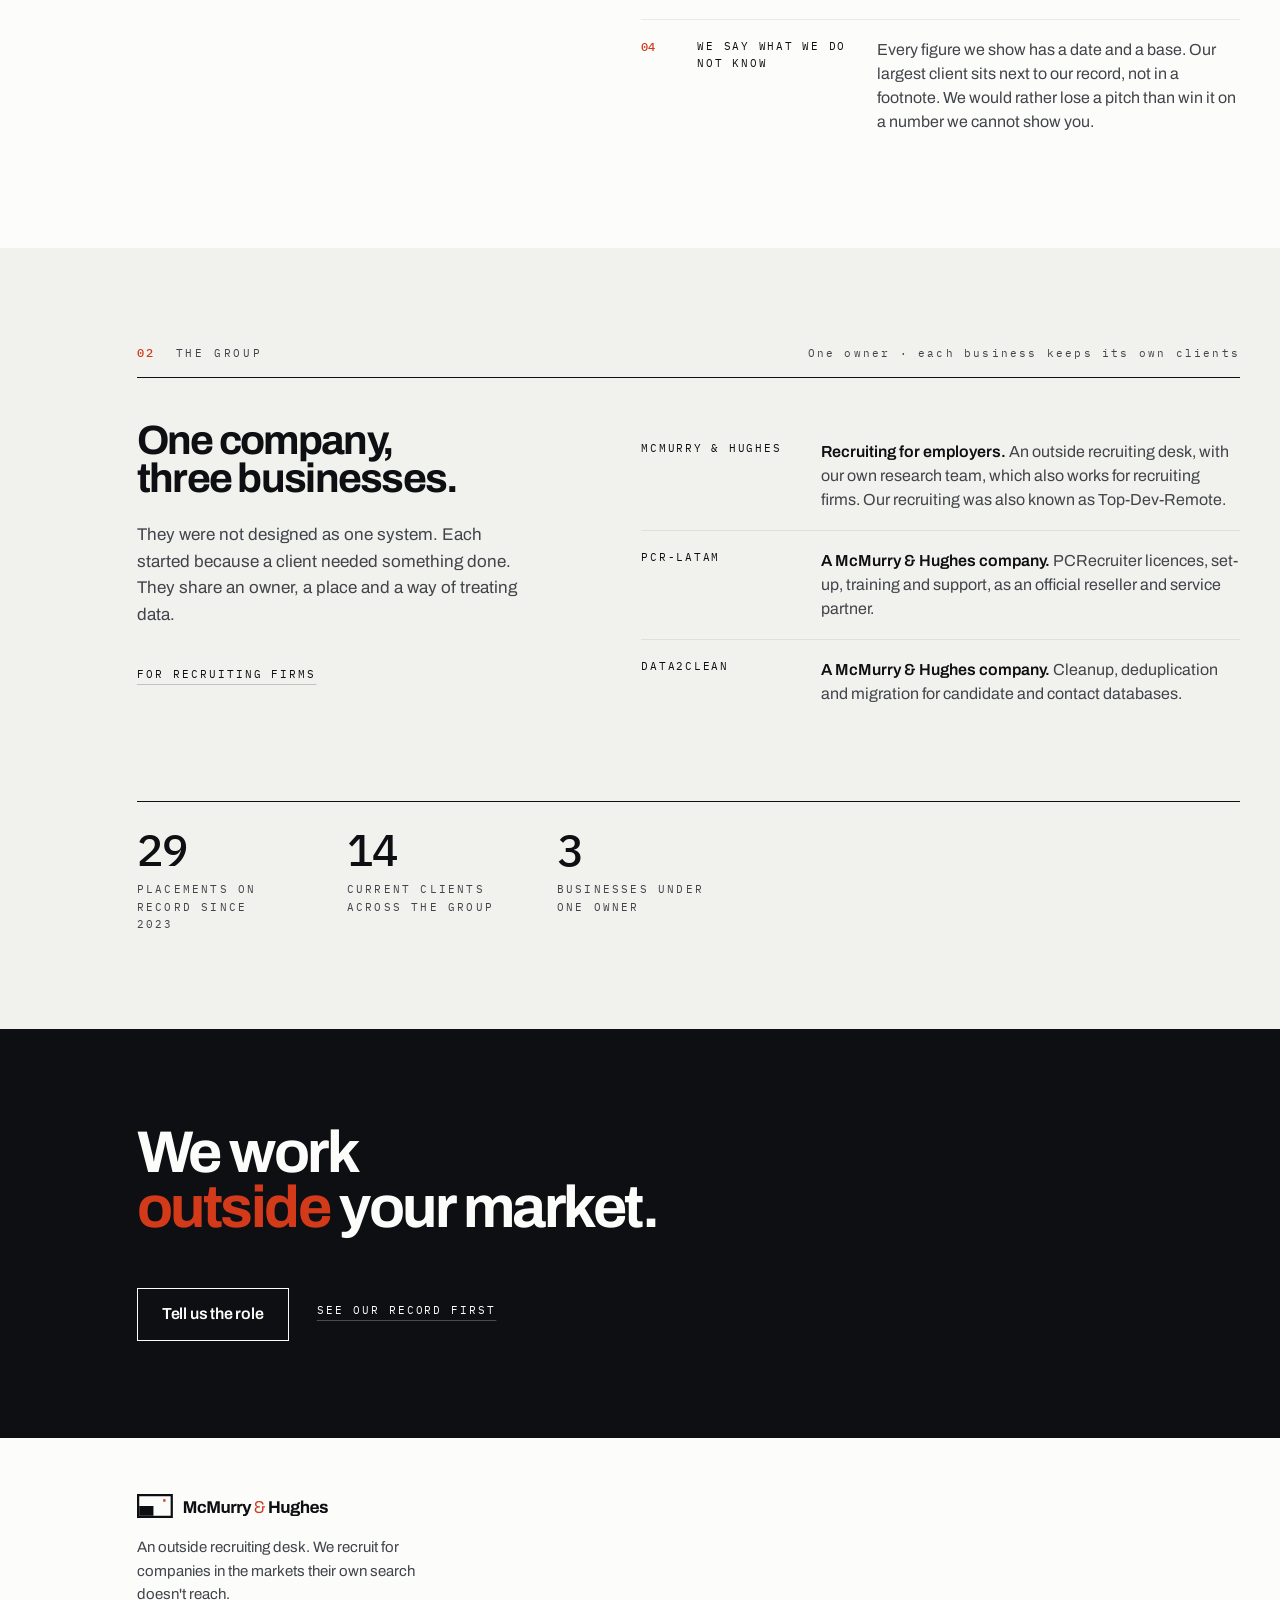
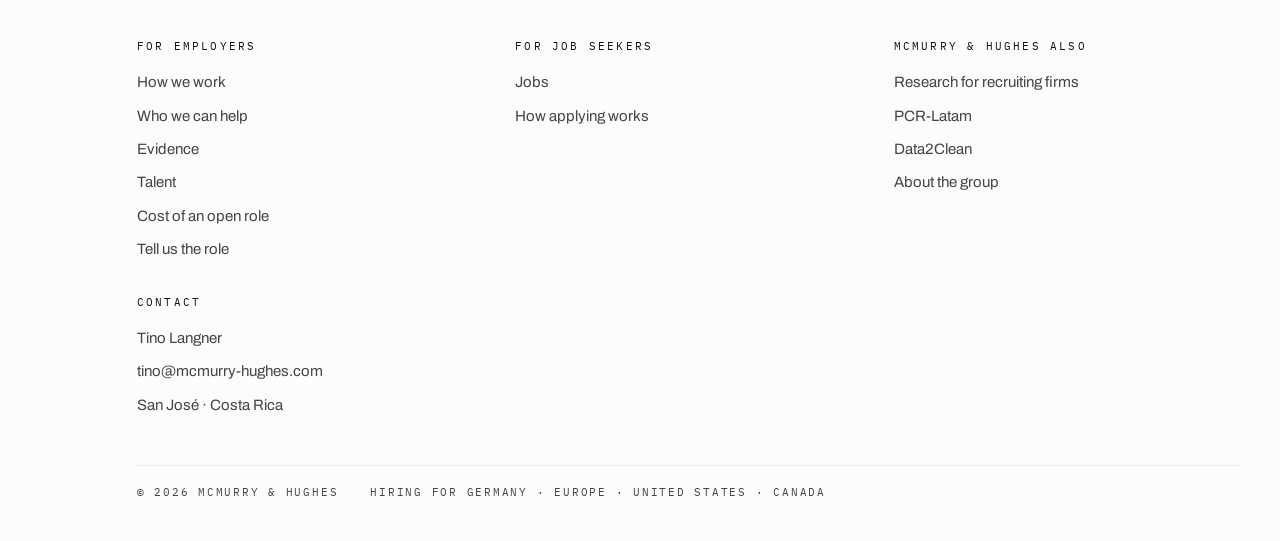
<file: about.html>
<!DOCTYPE html>
<html lang="en">
<head>
<meta charset="utf-8">
<meta name="viewport" content="width=device-width, initial-scale=1">
<title>About · McMurry &amp; Hughes</title>
<meta name="description" content="McMurry &amp; Hughes is Tino Langner&#x27;s company in San José, Costa Rica. We recruit for employers, and we equip recruiting firms through our research, PCR-Latam and Data2Clean.">
<link rel="canonical" href="https://www.mcmurry-hughes.com/about.html">

<meta property="og:type" content="website">
<meta property="og:site_name" content="McMurry &amp; Hughes">
<meta property="og:title" content="About · McMurry &amp; Hughes">
<meta property="og:description" content="Both sides of the desk. We recruit for employers, and we equip recruiting firms.">
<meta property="og:url" content="https://www.mcmurry-hughes.com/about.html">
<meta property="og:image" content="https://www.mcmurry-hughes.com/assets/images/MH_photo_12-1536.jpg">
<meta property="og:locale" content="en_GB">
<meta name="twitter:card" content="summary_large_image">
<meta name="twitter:title" content="About · McMurry &amp; Hughes">
<meta name="twitter:description" content="Both sides of the desk. We recruit for employers, and we equip recruiting firms.">
<meta name="twitter:image" content="https://www.mcmurry-hughes.com/assets/images/MH_photo_12-1536.jpg">
<meta name="theme-color" content="#FCFCFA">

<link rel="icon" href="favicon.ico" sizes="any">
<link rel="icon" href="assets/icons/MH_favicon.svg" type="image/svg+xml">
<link rel="apple-touch-icon" href="assets/icons/apple-touch-icon.png">

<link rel="preload" href="assets/fonts/Archivo-Bold.woff2" as="font" type="font/woff2" crossorigin>
<link rel="preload" href="assets/fonts/Archivo-Regular.woff2" as="font" type="font/woff2" crossorigin>
<link rel="preload" href="assets/fonts/IBM_Plex_Mono_400_normal.woff2" as="font" type="font/woff2" crossorigin>
<script>document.documentElement.classList.add('js')</script>
<link rel="stylesheet" href="css/main.css">
<link rel="stylesheet" href="css/components.css">
<link rel="stylesheet" href="css/responsive.css">
<link rel="stylesheet" href="css/motion.css">
<link rel="stylesheet" href="css/site.css">

<script type="module" src="js/main.js"></script>
</head>

<body class="page">
<a class="skip" href="#main">Skip to content</a>

<header class="nav">
  <div class="wrap nav__in">
    <a class="mark" href="index.html" aria-label="McMurry &amp; Hughes, home">
      <img class="mark__lockup" src="assets/icons/MH_lockup_horizontal.svg" width="176" height="22" alt="">
    </a>
    <nav class="nav__panel" id="nav-panel" aria-label="Primary">
      <ul class="nav__links">
        <li class="nav__group" aria-hidden="true">For employers</li>
        <li><a class="nav__link" href="how-we-work.html">How we work</a></li>
        <li><a class="nav__link" href="evidence.html">Evidence</a></li>
        <li><a class="nav__link" href="talent.html">Talent</a></li>
        <li class="nav__group" aria-hidden="true">For job seekers</li>
        <li class="nav__seek"><a class="nav__link" href="jobs.html">Jobs</a></li>
        <li class="nav__group" aria-hidden="true">The company</li>
        <li class="nav__firms"><a class="nav__link" href="about.html" aria-current="page">About</a></li>
        <li class="nav__cta"><a class="btn btn--primary btn--s" href="contact.html">Tell us the role</a></li>
      </ul>
    </nav>
    <button class="nav__toggle" type="button" aria-expanded="false" aria-controls="nav-panel">Menu</button>
  </div>
</header>
<div class="rail" aria-hidden="true">
  <span class="rail__n">01</span>
  <span class="rail__line"></span>
  <span class="rail__ticks"></span>
  <span class="rail__label"></span>
</div>

<main id="main">
<section class="section phead" id="about" data-rail="About">
  <div class="wrap">
    <span class="label label--ink">About · McMurry &amp; Hughes</span>
    <h1 class="say say--xl" style="margin-top:22px">Both sides of the <span class="hl">desk</span>.</h1>
    <p class="standfirst phead__sub">McMurry &amp; Hughes is Tino Langner's company, based in San José, Costa Rica. We recruit for employers, and we equip recruiting firms.</p>
    <div class="phead__meta">
      <span class="label">San José · Costa Rica</span>
      <span class="label">Hiring for Germany · Europe · North America</span>
    </div>
  </div>
</section>

<section class="section section--tight" id="city" data-rail="The city">
  <figure class="plate plate--half" data-reveal="wipe">
    <picture>
      <source type="image/webp" srcset="assets/images/MH_photo_12-640.webp 640w, assets/images/MH_photo_12-1024.webp 1024w, assets/images/MH_photo_12-1536.webp 1536w" sizes="100vw">
      <img src="assets/images/MH_photo_12-1536.jpg" width="1536" height="1024" decoding="async" alt="Kraków at dusk from a high window: offices, lit flats and a tram line, thousands of people at work.">
    </picture>
    <figcaption class="plate__cap">Kraków · Jan</figcaption>
  </figure>
</section>

<section class="section" id="why" data-rail="Why us">
  <div class="wrap">
    <div class="shead" data-reveal><span class="shead__n">01</span><span class="shead__t">Why us</span><span class="shead__r">Four things we can stand behind</span></div>
    <div class="split">
      <div class="split__side">
        <h2 class="say say--m">We have seen hiring from the inside.</h2>
        <p class="split__note" data-reveal>Almost everyone in a city at dusk is working somewhere. Almost none of them are looking. Reaching them is a different job from advertising a role, and it is the one we do.</p>
      </div>
      <table class="ledger ledger--num" data-reveal>
        <caption class="vh">Why employers work with us</caption>
        <tbody>
          <tr><td class="n">01</td><td class="t">We start where your search stops</td><td>We look at the market before we approach anyone, so your shortlist arrives with the market it came from. We look past job titles too: the right person often calls the job something else.</td></tr>
          <tr><td class="n">02</td><td class="t">We know how recruiting runs</td><td>We set up and support the systems recruiting firms work in, clean their data and do their research. That work shows us where searches run out, and where the people they miss tend to be.</td></tr>
          <tr><td class="n">03</td><td class="t">The person you write to stays with you</td><td>Tino Langner reads your first message and stays your contact from the first reply to the introduction. You are not passed to someone you have never spoken to.</td></tr>
          <tr><td class="n">04</td><td class="t">We say what we do not know</td><td>Every figure we show has a date and a base. Our largest client sits next to our record, not in a footnote. We would rather lose a pitch than win it on a number we cannot show you.</td></tr>
        </tbody>
      </table>
    </div>
  </div>
</section>

<section class="section section--bone" id="group" data-rail="The group">
  <div class="wrap">
    <div class="shead" data-reveal><span class="shead__n">02</span><span class="shead__t">The group</span><span class="shead__r">One owner · each business keeps its own clients</span></div>
    <div class="split">
      <div class="split__side">
        <h2 class="say say--m">One company, three businesses.</h2>
        <p class="split__note" data-reveal>They were not designed as one system. Each started because a client needed something done. They share an owner, a place and a way of treating data.</p>
        <a class="act" href="recruiting-firms.html">For recruiting firms</a>
      </div>
      <table class="ledger" data-reveal>
        <caption class="vh">The businesses of McMurry &amp; Hughes</caption>
        <tbody>
          <tr><td class="t">McMurry &amp; Hughes</td><td><b>Recruiting for employers.</b> An outside recruiting desk, with our own research team, which also works for recruiting firms. Our recruiting was also known as Top-Dev-Remote.</td></tr>
          <tr><td class="t">PCR-Latam</td><td><b>A McMurry &amp; Hughes company.</b> PCRecruiter licences, set-up, training and support, as an official reseller and service partner.</td></tr>
          <tr><td class="t">Data2Clean</td><td><b>A McMurry &amp; Hughes company.</b> Cleanup, deduplication and migration for candidate and contact databases.</td></tr>
        </tbody>
      </table>
    </div>

    <div class="figs" style="margin-top:clamp(48px,6vw,80px)">
      <div><div class="fig__n">29</div><span class="label fig__l">Placements on record since 2023</span></div>
      <div><div class="fig__n">14</div><span class="label fig__l">Current clients across the group</span></div>
      <div><div class="fig__n">3</div><span class="label fig__l">Businesses under one owner</span></div>
    </div>
  </div>
</section>

<section class="section section--ink promise" id="next" data-rail="Next step" data-rail-rev="true">
  <div class="wrap">
    <h2 class="say say--l">We work <span class="hl">outside</span> your market.</h2>
    <div class="btnrow promise__act">
      <a class="btn btn--primary btn--rev" href="contact.html">Tell us the role</a>
      <a class="act act--rev" href="evidence.html">See our record first</a>
    </div>
  </div>
</section>

</main>

<footer class="foot">
  <div class="wrap">
    <div class="foot__grid foot__grid--5">
      <div>
        <img class="foot__mark" src="assets/icons/MH_lockup_horizontal.svg" width="192" height="24" alt="McMurry &amp; Hughes">
        <p class="small foot__line">An outside recruiting desk. We recruit for companies in the markets their own search doesn't reach.</p>
      </div>
      <div>
        <span class="label label--ink">For employers</span>
        <div class="foot__list">
          <a href="how-we-work.html">How we work</a>
          <a href="how-we-work.html#fit">Who we can help</a>
          <a href="evidence.html">Evidence</a>
          <a href="talent.html">Talent</a>
          <a href="cost.html">Cost of an open role</a>
          <a href="contact.html">Tell us the role</a>
        </div>
      </div>
      <div>
        <span class="label label--ink">For job seekers</span>
        <div class="foot__list">
          <a href="jobs.html">Jobs</a>
          <a href="jobs.html#how">How applying works</a>
        </div>
      </div>
      <div>
        <span class="label label--ink">McMurry &amp; Hughes also</span>
        <div class="foot__list">
          <a href="recruiting-firms.html">Research for recruiting firms</a>
          <a href="https://pcr-latam.com/" target="_blank" rel="noopener">PCR-Latam</a>
          <a href="https://data2clean.com/" target="_blank" rel="noopener">Data2Clean</a>
          <a href="about.html">About the group</a>
        </div>
      </div>
      <div>
        <span class="label label--ink">Contact</span>
        <div class="foot__list">
          <span>Tino Langner</span>
          <span style="user-select:all">tino@mcmurry-hughes.com</span>
          <span>San José · Costa Rica</span>
        </div>
      </div>
    </div>
    <div class="foot__note">
      <span>&copy; 2026 McMurry &amp; Hughes</span>
      <span>Hiring for Germany · Europe · United States · Canada</span>
    </div>
  </div>
</footer>
</body>
</html>
</file>
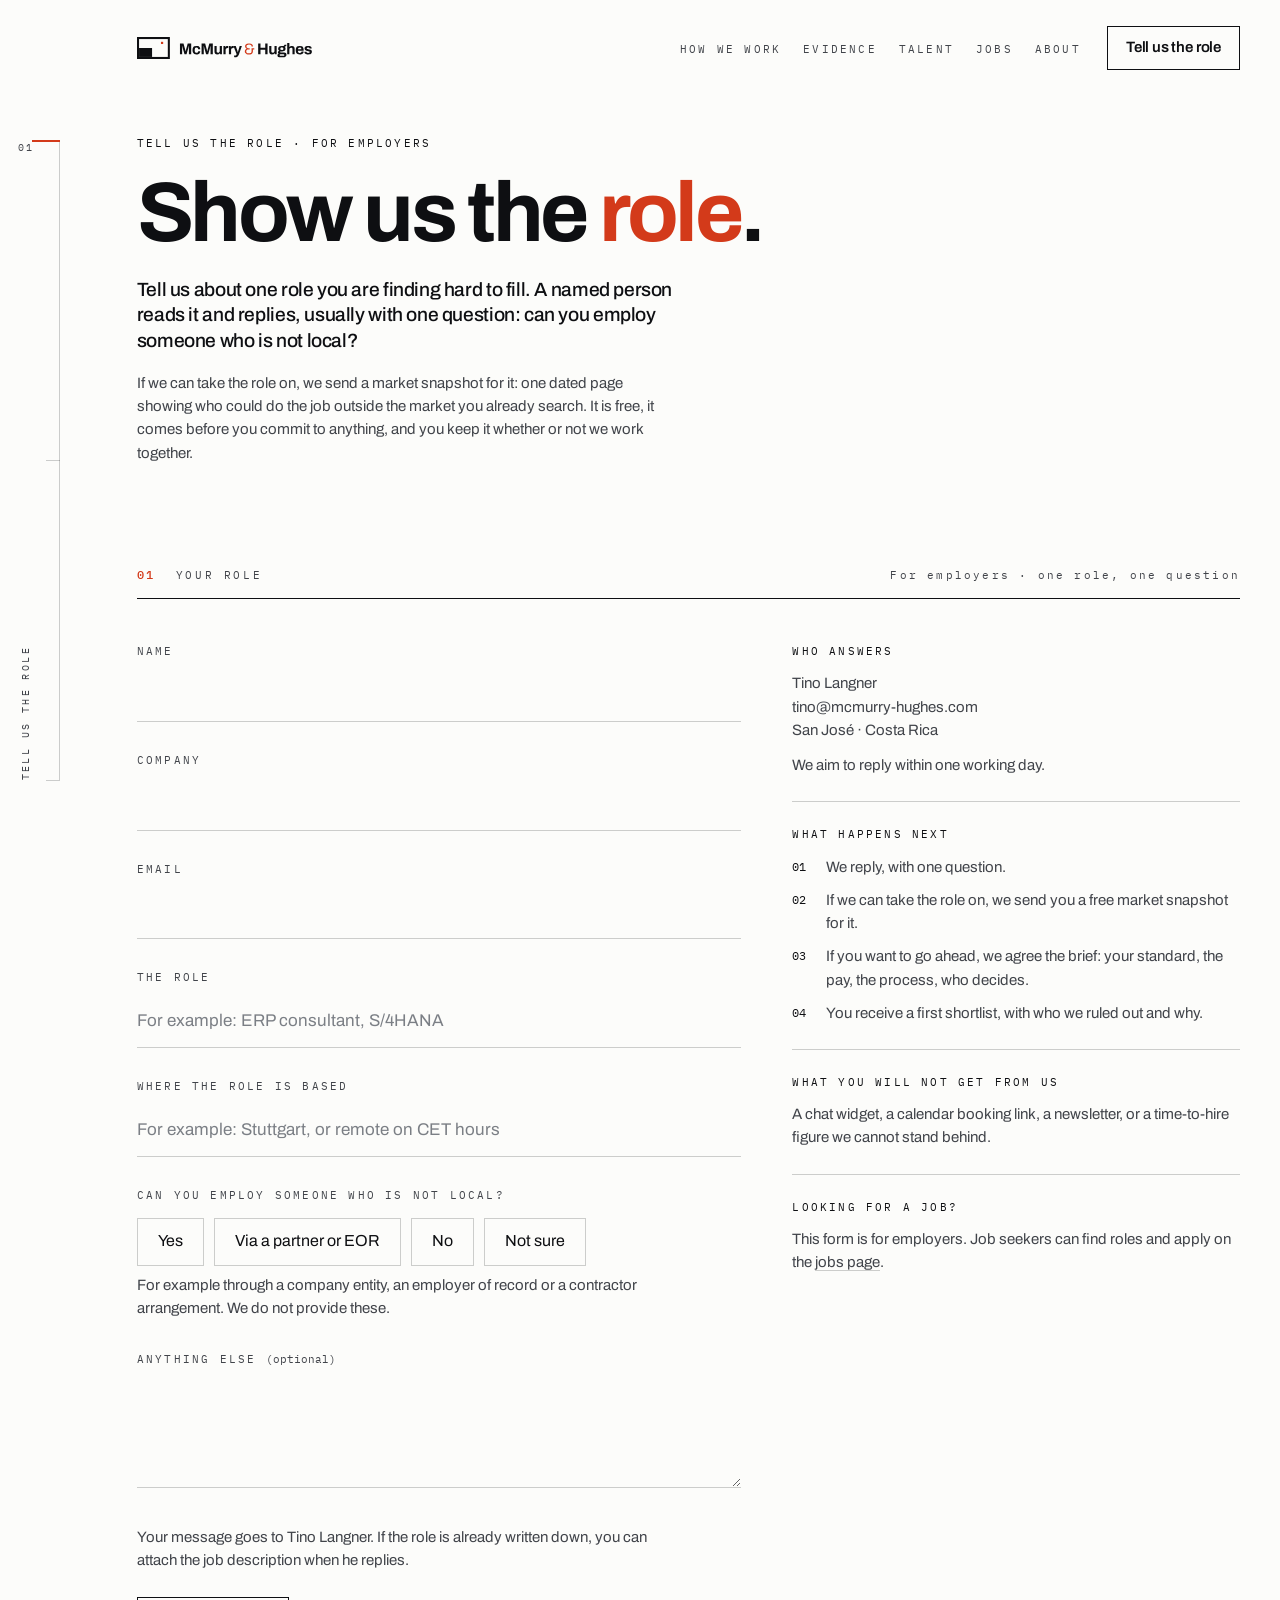
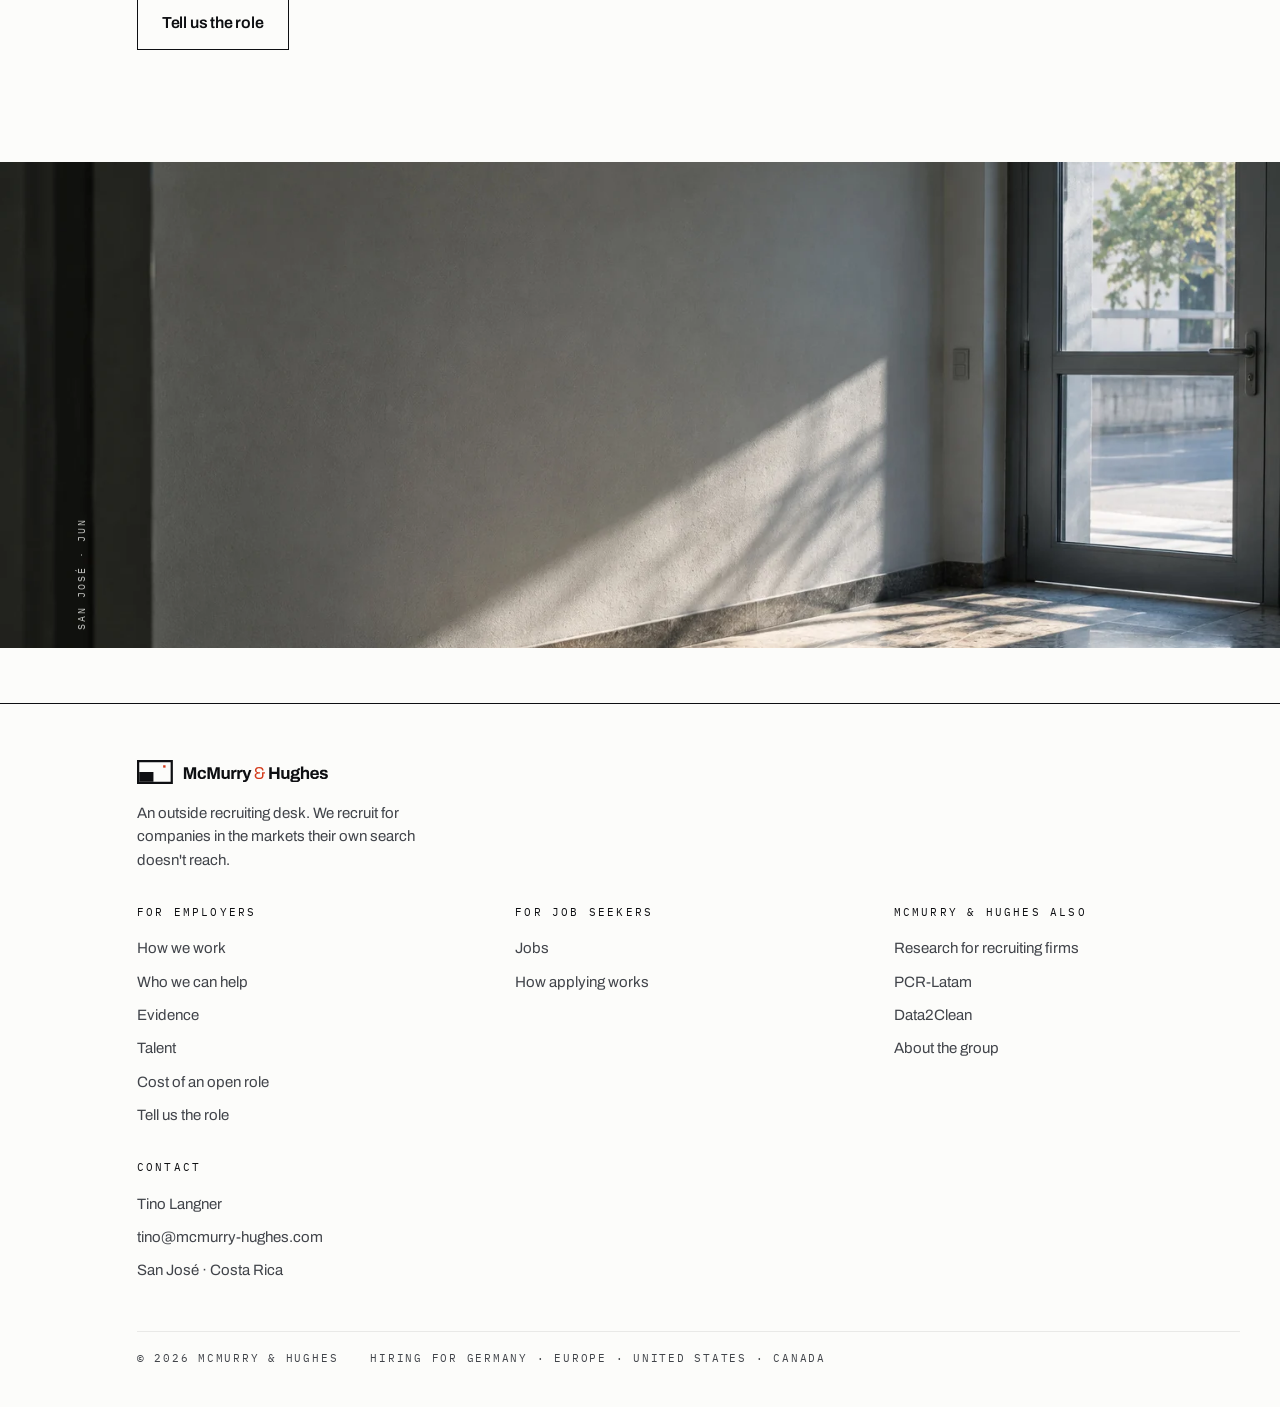
<file: contact.html>
<!DOCTYPE html>
<html lang="en">
<head>
<meta charset="utf-8">
<meta name="viewport" content="width=device-width, initial-scale=1">
<title>Tell us the role · McMurry &amp; Hughes</title>
<meta name="description" content="Tell McMurry &amp; Hughes about one role you are finding hard to fill. If we can take it on, we send you a free market snapshot before you commit to anything.">
<link rel="canonical" href="https://www.mcmurry-hughes.com/contact.html">

<meta property="og:type" content="website">
<meta property="og:site_name" content="McMurry &amp; Hughes">
<meta property="og:title" content="Tell us the role · McMurry &amp; Hughes">
<meta property="og:description" content="Show us the role. One role and one question: can you employ someone who is not local?">
<meta property="og:url" content="https://www.mcmurry-hughes.com/contact.html">
<meta property="og:image" content="https://www.mcmurry-hughes.com/assets/images/MH_photo_10-1536.jpg">
<meta property="og:locale" content="en_GB">
<meta name="twitter:card" content="summary_large_image">
<meta name="twitter:title" content="Tell us the role · McMurry &amp; Hughes">
<meta name="twitter:description" content="Show us the role. One role and one question: can you employ someone who is not local?">
<meta name="twitter:image" content="https://www.mcmurry-hughes.com/assets/images/MH_photo_10-1536.jpg">
<meta name="theme-color" content="#FCFCFA">

<link rel="icon" href="favicon.ico" sizes="any">
<link rel="icon" href="assets/icons/MH_favicon.svg" type="image/svg+xml">
<link rel="apple-touch-icon" href="assets/icons/apple-touch-icon.png">

<link rel="preload" href="assets/fonts/Archivo-Bold.woff2" as="font" type="font/woff2" crossorigin>
<link rel="preload" href="assets/fonts/Archivo-Regular.woff2" as="font" type="font/woff2" crossorigin>
<link rel="preload" href="assets/fonts/IBM_Plex_Mono_400_normal.woff2" as="font" type="font/woff2" crossorigin>
<script>document.documentElement.classList.add('js')</script>
<link rel="stylesheet" href="css/main.css">
<link rel="stylesheet" href="css/components.css">
<link rel="stylesheet" href="css/responsive.css">
<link rel="stylesheet" href="css/motion.css">
<link rel="stylesheet" href="css/site.css">

<script type="module" src="js/main.js"></script>
</head>

<body class="page">
<a class="skip" href="#main">Skip to content</a>

<header class="nav">
  <div class="wrap nav__in">
    <a class="mark" href="index.html" aria-label="McMurry &amp; Hughes, home">
      <img class="mark__lockup" src="assets/icons/MH_lockup_horizontal.svg" width="176" height="22" alt="">
    </a>
    <nav class="nav__panel" id="nav-panel" aria-label="Primary">
      <ul class="nav__links">
        <li class="nav__group" aria-hidden="true">For employers</li>
        <li><a class="nav__link" href="how-we-work.html">How we work</a></li>
        <li><a class="nav__link" href="evidence.html">Evidence</a></li>
        <li><a class="nav__link" href="talent.html">Talent</a></li>
        <li class="nav__group" aria-hidden="true">For job seekers</li>
        <li class="nav__seek"><a class="nav__link" href="jobs.html">Jobs</a></li>
        <li class="nav__group" aria-hidden="true">The company</li>
        <li class="nav__firms"><a class="nav__link" href="about.html">About</a></li>
        <li class="nav__cta"><a class="btn btn--primary btn--s" href="contact.html">Tell us the role</a></li>
      </ul>
    </nav>
    <button class="nav__toggle" type="button" aria-expanded="false" aria-controls="nav-panel">Menu</button>
  </div>
</header>
<div class="rail" aria-hidden="true">
  <span class="rail__n">01</span>
  <span class="rail__line"></span>
  <span class="rail__ticks"></span>
  <span class="rail__label"></span>
</div>

<main id="main">

<section class="section phead" id="contact" data-rail="Tell us the role">
  <div class="wrap">
    <span class="label label--ink">Tell us the role · for employers</span>
    <h1 class="say say--xl" style="margin-top:22px">Show us the <span class="hl">role</span>.</h1>
    <p class="standfirst phead__sub">Tell us about one role you are finding hard to fill. A named person reads it and replies, usually with one question: can you employ someone who is not local?</p>
    <p class="small phead__more">If we can take the role on, we send a market snapshot for it: one dated page showing who could do the job outside the market you already search. It is free, it comes before you commit to anything, and you keep it whether or not we work together.</p>
    <p class="small" data-prefilled hidden style="margin-top:14px"><b>Your answers from the cost check are already filled in.</b></p>
  </div>
</section>

<section class="section section--tight" id="form" data-rail="The form">
  <div class="wrap">
    <div class="shead" data-reveal><span class="shead__n">01</span><span class="shead__t">Your role</span><span class="shead__r">For employers · one role, one question</span></div>
    <div class="cols cols--lead">
      <form class="form" novalidate data-form data-prefill data-subject="Role enquiry: one role">
        <div class="field">
          <label class="label" for="k-name">Name</label>
          <input id="k-name" name="name" type="text" autocomplete="name" required>
          <span class="field__err">Please add your name</span>
        </div>
        <div class="field">
          <label class="label" for="k-company">Company</label>
          <input id="k-company" name="company" type="text" autocomplete="organization" required>
          <span class="field__err">Please add your company</span>
        </div>
        <div class="field">
          <label class="label" for="k-email">Email</label>
          <input id="k-email" name="email" type="email" autocomplete="email" required>
          <span class="field__err">Please add a working email address</span>
        </div>
        <div class="field">
          <label class="label" for="k-role">The role</label>
          <input id="k-role" name="role" type="text" placeholder="For example: ERP consultant, S/4HANA" required>
          <span class="field__err">Please tell us which role</span>
        </div>
        <div class="field">
          <label class="label" for="k-location">Where the role is based</label>
          <input id="k-location" name="location" type="text" placeholder="For example: Stuttgart, or remote on CET hours" required>
          <span class="field__err">Please tell us where the role is based</span>
        </div>
        <fieldset class="field field--set">
          <legend class="label">Can you employ someone who is not local?</legend>
          <div class="choice">
            <input type="radio" id="k-yes" name="employ" value="Yes" required aria-describedby="k-employ-help"><label for="k-yes">Yes</label>
            <input type="radio" id="k-eor" name="employ" value="Via a partner or EOR" aria-describedby="k-employ-help"><label for="k-eor">Via a partner or EOR</label>
            <input type="radio" id="k-no" name="employ" value="No" aria-describedby="k-employ-help"><label for="k-no">No</label>
            <input type="radio" id="k-unsure" name="employ" value="Not sure" aria-describedby="k-employ-help"><label for="k-unsure">Not sure</label>
          </div>
          <p class="field__help" id="k-employ-help">For example through a company entity, an employer of record or a contractor arrangement. We do not provide these.</p>
          <span class="field__err">Please choose one. It tells us quickly whether we can help</span>
        </fieldset>
        <div class="field">
          <label class="label" for="k-note">Anything else <span class="opt">(optional)</span></label>
          <textarea id="k-note" name="note" rows="3"></textarea>
        </div>
        <p class="form__how">Your message goes to Tino Langner. If the role is already written down, you can attach the job description when he replies.</p>
        <button class="btn btn--primary" type="submit">Tell us the role</button>
        <div class="form__status" role="status" aria-live="polite"></div>
      </form>

      <aside class="stack">
        <div data-reveal>
          <span class="label label--ink">Who answers</span>
          <p class="small" style="margin-top:12px">Tino Langner<br><span style="user-select:all">tino@mcmurry-hughes.com</span><br>San José · Costa Rica</p>
          <p class="small" style="margin-top:12px">We aim to reply within one working day.</p>
        </div>
        <hr class="hairline">
        <div data-reveal>
          <span class="label label--ink">What happens next</span>
          <ol class="small numlist" style="margin-top:12px">
            <li><b>01</b>We reply, with one question.</li>
            <li><b>02</b>If we can take the role on, we send you a free market snapshot for it.</li>
            <li><b>03</b>If you want to go ahead, we agree the brief: your standard, the pay, the process, who decides.</li>
            <li><b>04</b>You receive a first shortlist, with who we ruled out and why.</li>
          </ol>
        </div>
        <hr class="hairline">
        <div data-reveal>
          <span class="label label--ink">What you will not get from us</span>
          <p class="small" style="margin-top:12px">A chat widget, a calendar booking link, a newsletter, or a time-to-hire figure we cannot stand behind.</p>
        </div>
        <hr class="hairline">
        <div data-reveal>
          <span class="label label--ink">Looking for a job?</span>
          <p class="small" style="margin-top:12px">This form is for employers. Job seekers can find roles and apply on the <a class="link" href="jobs.html">jobs page</a>.</p>
        </div>
      </aside>
    </div>
  </div>
</section>

<section class="section section--tight" id="office" data-rail="The office">
  <figure class="plate plate--half" data-reveal="wipe">
    <picture>
      <source type="image/webp" srcset="assets/images/MH_photo_10-640.webp 640w, assets/images/MH_photo_10-1024.webp 1024w, assets/images/MH_photo_10-1536.webp 1536w" sizes="100vw">
      <img src="assets/images/MH_photo_10-1536.jpg" width="1536" height="1024" loading="lazy" decoding="async" alt="San José: an empty reception area in afternoon light, a small sign on the wall.">
    </picture>
    <figcaption class="plate__cap">San José · Jun</figcaption>
  </figure>
</section>

</main>

<footer class="foot">
  <div class="wrap">
    <div class="foot__grid foot__grid--5">
      <div>
        <img class="foot__mark" src="assets/icons/MH_lockup_horizontal.svg" width="192" height="24" alt="McMurry &amp; Hughes">
        <p class="small foot__line">An outside recruiting desk. We recruit for companies in the markets their own search doesn't reach.</p>
      </div>
      <div>
        <span class="label label--ink">For employers</span>
        <div class="foot__list">
          <a href="how-we-work.html">How we work</a>
          <a href="how-we-work.html#fit">Who we can help</a>
          <a href="evidence.html">Evidence</a>
          <a href="talent.html">Talent</a>
          <a href="cost.html">Cost of an open role</a>
          <a href="contact.html">Tell us the role</a>
        </div>
      </div>
      <div>
        <span class="label label--ink">For job seekers</span>
        <div class="foot__list">
          <a href="jobs.html">Jobs</a>
          <a href="jobs.html#how">How applying works</a>
        </div>
      </div>
      <div>
        <span class="label label--ink">McMurry &amp; Hughes also</span>
        <div class="foot__list">
          <a href="recruiting-firms.html">Research for recruiting firms</a>
          <a href="https://pcr-latam.com/" target="_blank" rel="noopener">PCR-Latam</a>
          <a href="https://data2clean.com/" target="_blank" rel="noopener">Data2Clean</a>
          <a href="about.html">About the group</a>
        </div>
      </div>
      <div>
        <span class="label label--ink">Contact</span>
        <div class="foot__list">
          <span>Tino Langner</span>
          <span style="user-select:all">tino@mcmurry-hughes.com</span>
          <span>San José · Costa Rica</span>
        </div>
      </div>
    </div>
    <div class="foot__note">
      <span>&copy; 2026 McMurry &amp; Hughes</span>
      <span>Hiring for Germany · Europe · United States · Canada</span>
    </div>
  </div>
</footer>
</body>
</html>
</file>
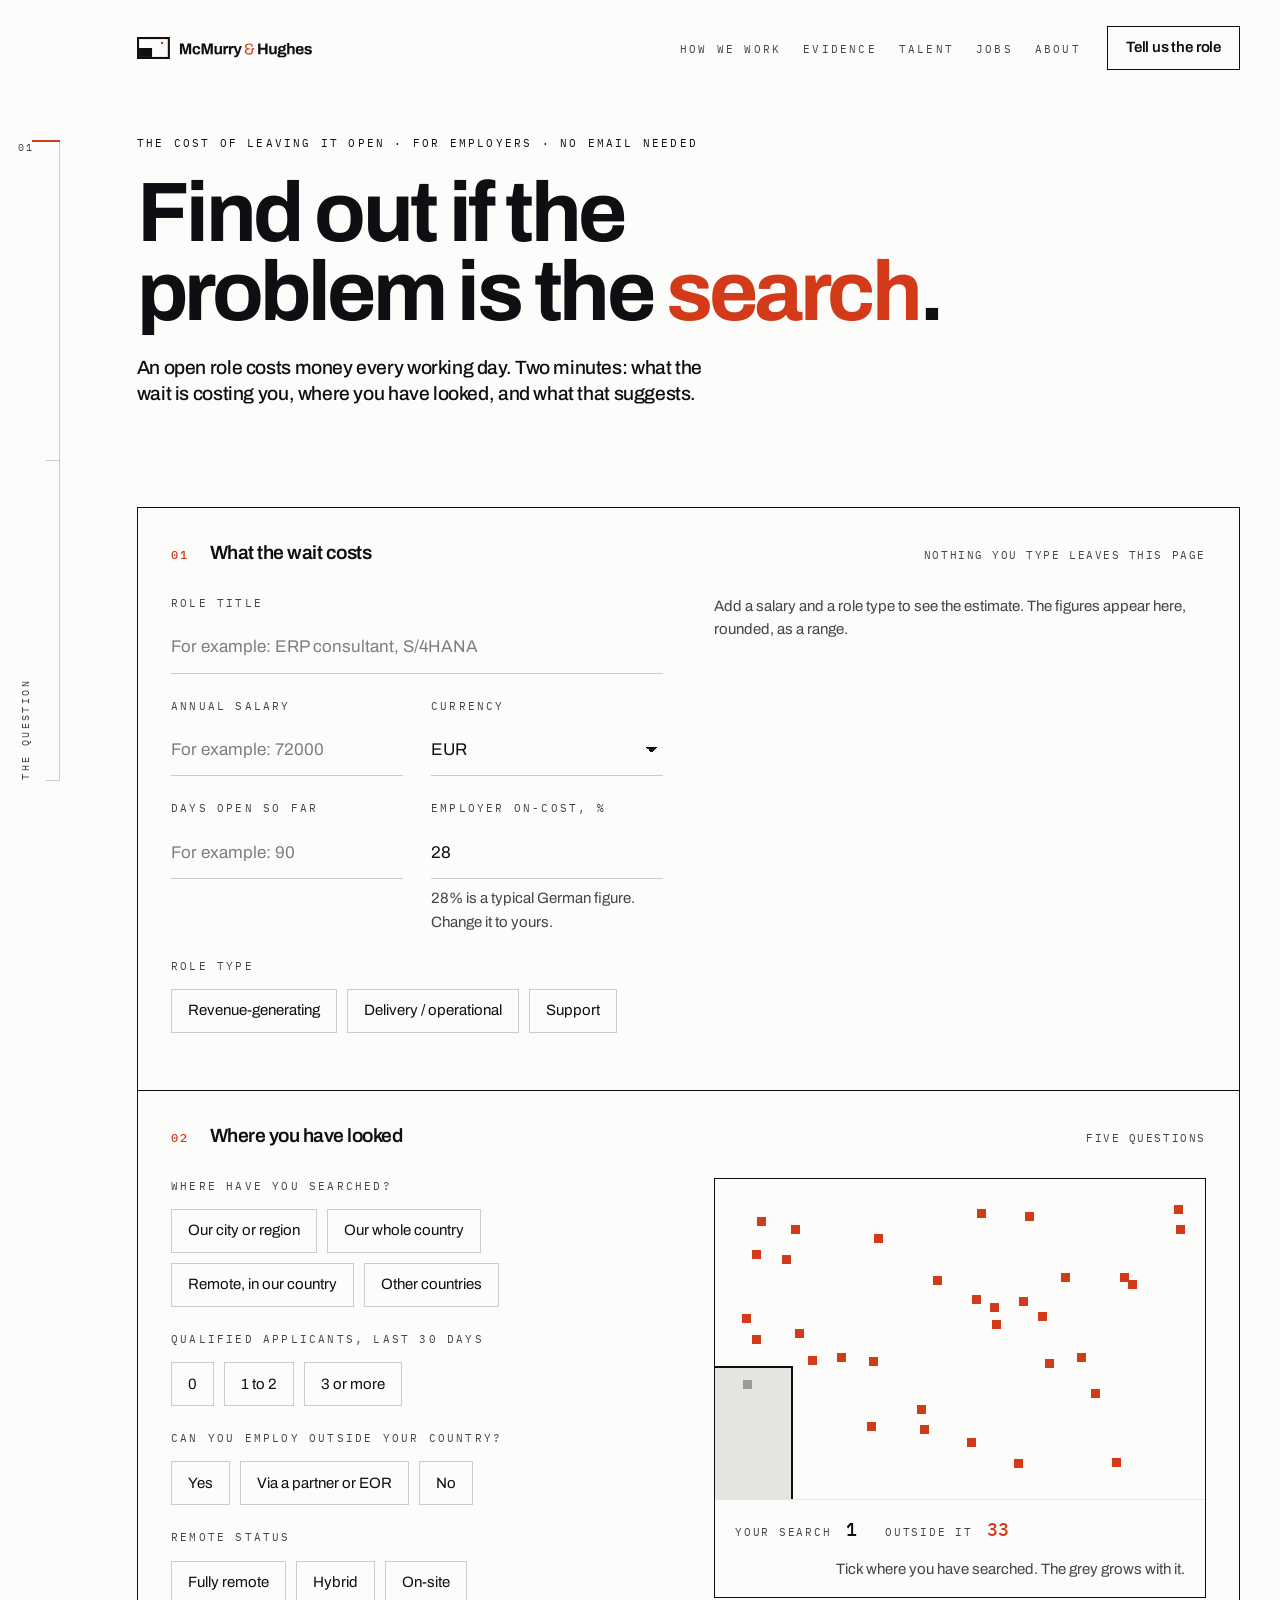
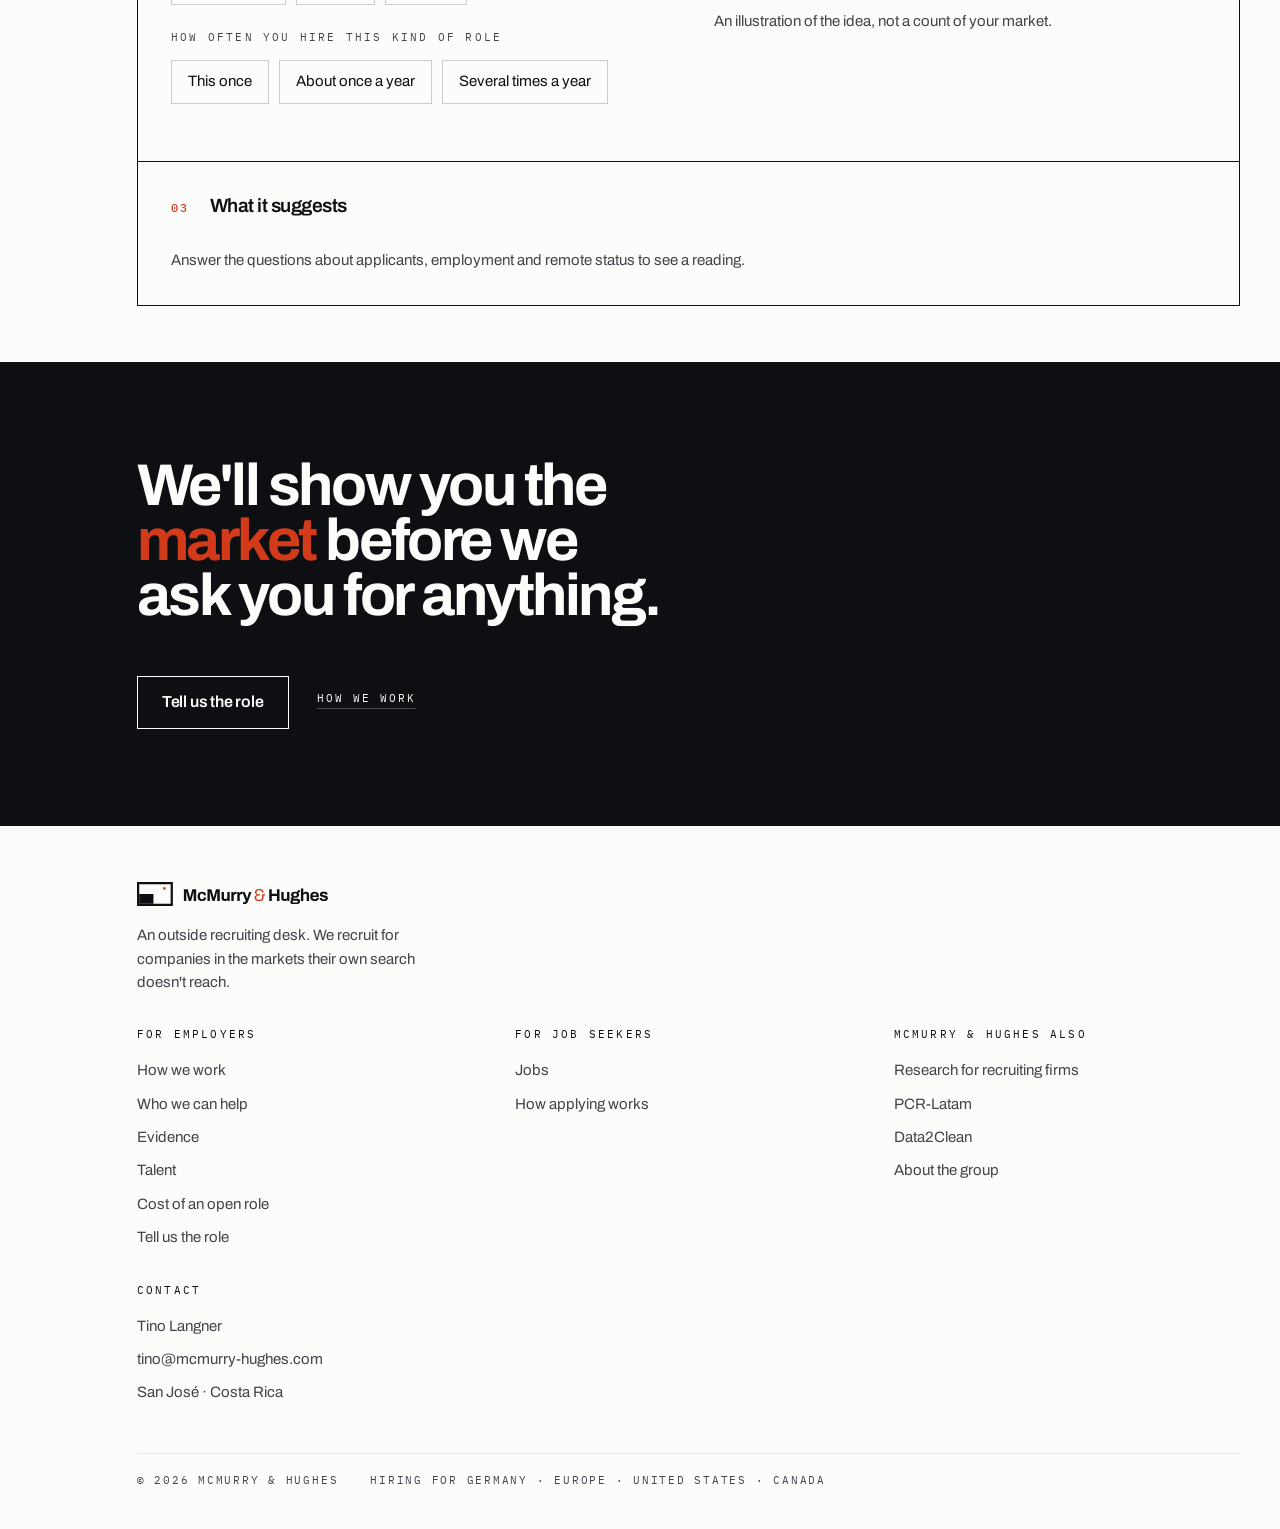
<file: cost.html>
<!DOCTYPE html>
<html lang="en">
<head>
<meta charset="utf-8">
<meta name="viewport" content="width=device-width, initial-scale=1">
<title>The cost of leaving it open · McMurry &amp; Hughes</title>
<meta name="description" content="Two minutes, no email needed: what an open role costs you each working day, where you have looked, and whether the search is the problem.">
<link rel="canonical" href="https://www.mcmurry-hughes.com/cost.html">

<meta property="og:type" content="website">
<meta property="og:site_name" content="McMurry &amp; Hughes">
<meta property="og:title" content="The cost of leaving it open · McMurry &amp; Hughes">
<meta property="og:description" content="Find out if the problem is the search.">
<meta property="og:url" content="https://www.mcmurry-hughes.com/cost.html">
<meta property="og:image" content="https://www.mcmurry-hughes.com/assets/images/MH_photo_03-1536.jpg">
<meta property="og:locale" content="en_GB">
<meta name="twitter:card" content="summary_large_image">
<meta name="twitter:title" content="The cost of leaving it open · McMurry &amp; Hughes">
<meta name="twitter:description" content="Find out if the problem is the search.">
<meta name="twitter:image" content="https://www.mcmurry-hughes.com/assets/images/MH_photo_03-1536.jpg">
<meta name="theme-color" content="#FCFCFA">

<link rel="icon" href="favicon.ico" sizes="any">
<link rel="icon" href="assets/icons/MH_favicon.svg" type="image/svg+xml">
<link rel="apple-touch-icon" href="assets/icons/apple-touch-icon.png">

<link rel="preload" href="assets/fonts/Archivo-Bold.woff2" as="font" type="font/woff2" crossorigin>
<link rel="preload" href="assets/fonts/Archivo-Regular.woff2" as="font" type="font/woff2" crossorigin>
<link rel="preload" href="assets/fonts/IBM_Plex_Mono_400_normal.woff2" as="font" type="font/woff2" crossorigin>
<script>document.documentElement.classList.add('js')</script>
<link rel="stylesheet" href="css/main.css">
<link rel="stylesheet" href="css/components.css">
<link rel="stylesheet" href="css/responsive.css">
<link rel="stylesheet" href="css/motion.css">
<link rel="stylesheet" href="css/site.css">

<script type="module" src="js/main.js"></script>
</head>

<body class="page">
<a class="skip" href="#main">Skip to content</a>

<header class="nav">
  <div class="wrap nav__in">
    <a class="mark" href="index.html" aria-label="McMurry &amp; Hughes, home">
      <img class="mark__lockup" src="assets/icons/MH_lockup_horizontal.svg" width="176" height="22" alt="">
    </a>
    <nav class="nav__panel" id="nav-panel" aria-label="Primary">
      <ul class="nav__links">
        <li class="nav__group" aria-hidden="true">For employers</li>
        <li><a class="nav__link" href="how-we-work.html">How we work</a></li>
        <li><a class="nav__link" href="evidence.html">Evidence</a></li>
        <li><a class="nav__link" href="talent.html">Talent</a></li>
        <li class="nav__group" aria-hidden="true">For job seekers</li>
        <li class="nav__seek"><a class="nav__link" href="jobs.html">Jobs</a></li>
        <li class="nav__group" aria-hidden="true">The company</li>
        <li class="nav__firms"><a class="nav__link" href="about.html">About</a></li>
        <li class="nav__cta"><a class="btn btn--primary btn--s" href="contact.html">Tell us the role</a></li>
      </ul>
    </nav>
    <button class="nav__toggle" type="button" aria-expanded="false" aria-controls="nav-panel">Menu</button>
  </div>
</header>
<div class="rail" aria-hidden="true">
  <span class="rail__n">01</span>
  <span class="rail__line"></span>
  <span class="rail__ticks"></span>
  <span class="rail__label"></span>
</div>

<main id="main">
<section class="section phead" id="top" data-rail="The question">
  <div class="wrap">
    <span class="label label--ink">The cost of leaving it open · for employers · no email needed</span>
    <h1 class="say say--xl" style="margin-top:22px">Find out if the problem is the <span class="hl">search</span>.</h1>
    <p class="standfirst phead__sub">An open role costs money every working day. Two minutes: what the wait is costing you, where you have looked, and what that suggests.</p>
  </div>
</section>

<section class="section section--tight" id="calc" data-rail="The check">
  <div class="wrap">
    <div class="calc" data-calc>
      <!-- part 1 · the cost -->
      <div class="calc__part">
        <div class="calc__head">
          <span class="calc__step">01</span>
          <h3 class="calc__title">What the wait costs</h3>
          <span class="caption calc__aside">Nothing you type leaves this page</span>
        </div>
        <div class="calc__grid">
          <div class="calc__fields">
            <div class="field field--wide">
              <label class="label" for="c-role">Role title</label>
              <input id="c-role" name="c-role" type="text" placeholder="For example: ERP consultant, S/4HANA">
            </div>
            <div class="field">
              <label class="label" for="c-salary">Annual salary</label>
              <input id="c-salary" name="c-salary" type="text" inputmode="numeric" placeholder="For example: 72000">
            </div>
            <div class="field">
              <label class="label" for="c-cur">Currency</label>
              <select id="c-cur" name="c-cur">
                <option value="EUR">EUR</option>
                <option value="USD">USD</option>
                <option value="CAD">CAD</option>
              </select>
            </div>
            <div class="field">
              <label class="label" for="c-days">Days open so far</label>
              <input id="c-days" name="c-days" type="number" min="0" max="999" inputmode="numeric" placeholder="For example: 90">
            </div>
            <div class="field">
              <label class="label" for="c-oncost">Employer on-cost, %</label>
              <input id="c-oncost" name="c-oncost" type="number" min="0" max="60" value="28" inputmode="numeric">
              <p class="field__help">28% is a typical German figure. Change it to yours.</p>
            </div>
            <fieldset class="field field--set field--wide">
              <legend class="label">Role type</legend>
              <div class="choice">
                <input type="radio" id="c-t1" name="c-type" value="revenue"><label for="c-t1">Revenue-generating</label>
                <input type="radio" id="c-t2" name="c-type" value="delivery"><label for="c-t2">Delivery / operational</label>
                <input type="radio" id="c-t3" name="c-type" value="support"><label for="c-t3">Support</label>
              </div>
            </fieldset>
          </div>

          <div aria-live="polite">
            <p class="calc__empty" data-calc-empty>Add a salary and a role type to see the estimate. The figures appear here, rounded, as a range.</p>
            <div class="calc__out" data-calc-out hidden>
              <span class="label label--ink">Estimated cost per working day</span>
              <div class="calc__big" data-o-day style="margin-top:10px"></div>
              <table class="ledger calc__rows">
                <caption class="vh">The estimate</caption>
                <tbody>
                  <tr><td class="t">Cost so far</td><td class="q" data-o-so></td></tr>
                  <tr><td class="t">Next 60 days</td><td class="q" data-o-next></td></tr>
                </tbody>
              </table>
              <span class="caption" data-o-sodays style="display:block;margin-top:8px"></span>
              <div class="calc__work" data-calc-work></div>
            </div>
          </div>
        </div>
      </div>

      <!-- part 2 · the search -->
      <div class="calc__part">
        <div class="calc__head">
          <span class="calc__step">02</span>
          <h3 class="calc__title">Where you have looked</h3>
          <span class="caption calc__aside">Five questions</span>
        </div>
        <div class="calc__grid">
        <div class="calc__fields" style="grid-template-columns:1fr">
          <fieldset class="field field--set field--wide">
            <legend class="label">Where have you searched?</legend>
            <div class="choice">
              <input type="checkbox" id="c-w1" name="c-where" value="city"><label for="c-w1">Our city or region</label>
              <input type="checkbox" id="c-w2" name="c-where" value="country"><label for="c-w2">Our whole country</label>
              <input type="checkbox" id="c-w3" name="c-where" value="remote"><label for="c-w3">Remote, in our country</label>
              <input type="checkbox" id="c-w4" name="c-where" value="abroad"><label for="c-w4">Other countries</label>
            </div>
          </fieldset>
          <fieldset class="field field--set">
            <legend class="label">Qualified applicants, last 30 days</legend>
            <div class="choice">
              <input type="radio" id="c-a0" name="c-apps" value="0"><label for="c-a0">0</label>
              <input type="radio" id="c-a1" name="c-apps" value="1"><label for="c-a1">1 to 2</label>
              <input type="radio" id="c-a3" name="c-apps" value="3"><label for="c-a3">3 or more</label>
            </div>
          </fieldset>
          <fieldset class="field field--set">
            <legend class="label">Can you employ outside your country?</legend>
            <div class="choice">
              <input type="radio" id="c-e1" name="c-employ" value="yes"><label for="c-e1">Yes</label>
              <input type="radio" id="c-e2" name="c-employ" value="eor"><label for="c-e2">Via a partner or EOR</label>
              <input type="radio" id="c-e3" name="c-employ" value="no"><label for="c-e3">No</label>
            </div>
          </fieldset>
          <fieldset class="field field--set">
            <legend class="label">Remote status</legend>
            <div class="choice">
              <input type="radio" id="c-r1" name="c-remote" value="remote"><label for="c-r1">Fully remote</label>
              <input type="radio" id="c-r2" name="c-remote" value="hybrid"><label for="c-r2">Hybrid</label>
              <input type="radio" id="c-r3" name="c-remote" value="onsite"><label for="c-r3">On-site</label>
            </div>
          </fieldset>
          <fieldset class="field field--set">
            <legend class="label">How often you hire this kind of role</legend>
            <div class="choice">
              <input type="radio" id="c-o1" name="c-often" value="once"><label for="c-o1">This once</label>
              <input type="radio" id="c-o2" name="c-often" value="yearly"><label for="c-o2">About once a year</label>
              <input type="radio" id="c-o3" name="c-often" value="several"><label for="c-o3">Several times a year</label>
            </div>
          </fieldset>
        </div>
        <div>
          <div class="compare" style="border-color:var(--ink)">
            <div class="compare__plot" data-calc-window aria-hidden="true" style="height:clamp(220px,26vw,320px)">
              <div class="compare__searched" data-calc-searched style="width:16%;height:32%"></div>
              <span class="compare__dot" style="left:32.4%;top:17.3%"></span><span class="compare__dot" style="left:63.2%;top:10.4%"></span><span class="compare__dot" style="left:52.4%;top:36.2%"></span><span class="compare__dot" style="left:7.5%;top:48.7%"></span><span class="compare__dot" style="left:5.5%;top:42.2%"></span><span class="compare__dot" style="left:8.6%;top:12.0%"></span><span class="compare__dot" style="left:41.9%;top:76.8%"></span><span class="compare__dot" style="left:13.6%;top:23.6%"></span><span class="compare__dot" style="left:61.0%;top:87.4%"></span><span class="compare__dot" style="left:56.2%;top:38.9%"></span><span class="compare__dot" style="left:93.8%;top:8.1%"></span><span class="compare__dot" style="left:82.7%;top:29.5%"></span><span class="compare__dot" style="left:15.6%;top:14.4%"></span><span class="compare__dot" style="left:31.0%;top:75.8%"></span><span class="compare__dot" style="left:19.0%;top:55.2%"></span><span class="compare__dot" style="left:62.1%;top:36.8%"></span><span class="compare__dot" style="left:53.5%;top:9.5%"></span><span class="compare__dot" style="left:7.6%;top:22.1%"></span><span class="compare__dot" style="left:66.0%;top:41.6%"></span><span class="compare__dot" style="left:31.5%;top:55.5%"></span><span class="compare__dot" style="left:44.6%;top:30.4%"></span><span class="compare__dot" style="left:76.7%;top:65.5%"></span><span class="compare__dot" style="left:24.9%;top:54.5%"></span><span class="compare__dot" style="left:51.4%;top:81.0%"></span><span class="compare__dot" style="left:70.6%;top:29.3%"></span><span class="compare__dot" style="left:94.1%;top:14.4%"></span><span class="compare__dot" style="left:41.3%;top:70.6%"></span><span class="compare__dot" style="left:16.3%;top:47.0%"></span><span class="compare__dot" style="left:5.7%;top:62.8%"></span><span class="compare__dot" style="left:73.9%;top:54.4%"></span><span class="compare__dot" style="left:84.3%;top:31.6%"></span><span class="compare__dot" style="left:67.4%;top:56.3%"></span><span class="compare__dot" style="left:56.5%;top:44.1%"></span><span class="compare__dot" style="left:81.0%;top:87.1%"></span>
            </div>
            <div class="compare__foot">
              <span class="compare__n">Your search <b class="mono" data-cw-in>0</b></span>
              <span class="compare__n compare__n--v">Outside it <b class="mono" data-cw-out>0</b></span>
              <span class="compare__note small">Tick where you have searched. The grey grows with it.</span>
            </div>
          </div>
          <p class="small" style="margin-top:12px">An illustration of the idea, not a count of your market.</p>
        </div>
      </div>
      </div>

      <!-- part 3 · the answer -->
      <div class="calc__part" aria-live="polite">
        <div class="calc__head">
          <span class="calc__step">03</span>
          <h3 class="calc__title">What it suggests</h3>
          
        </div>
        <p class="calc__wait" data-calc-wait>Answer the questions about applicants, employment and remote status to see a reading.</p>

        <div class="calc__verdict" data-verdict="search" hidden>
          <h4 class="say say--s">Your search may be the constraint, not the role.</h4>
          <div>
            <p class="calc__why"><span data-v-where></span> Few qualified applicants, and you can employ people outside your country. That usually means the people exist, but not where you have been looking. A market snapshot shows who is outside your search: one page for this role, free, before you commit.</p>
            <p class="calc__why" data-v-often hidden>You hire this kind of role several times a year. That is the pattern the desk is built for.</p>
            <div class="btnrow" style="margin-top:22px">
              <a class="btn btn--primary" data-calc-cta href="contact.html?ask=snapshot">See where else you could search</a>
            </div>
            <p class="small" style="margin-top:12px">Your answers go with you.</p>
          </div>
        </div>

        <div class="calc__verdict" data-verdict="process" hidden>
          <h4 class="say say--s">Your issue may be selection, offer or process rather than supply.</h4>
          <div>
            <p class="calc__why">Three or more qualified applicants in a month means the market is reaching you. A wider search would add names, not solve the problem. Look first at how candidates are assessed, what the offer says and how long the process takes.</p>
            <div class="btnrow" style="margin-top:22px">
              <a class="act" href="how-we-work.html">Read how we work anyway</a>
            </div>
          </div>
        </div>

        <div class="calc__verdict" data-verdict="local" hidden>
          <h4 class="say say--s">A local recruiter may be the better fit.</h4>
          <div>
            <p class="calc__why">The role is on-site and you cannot employ anyone outside your country. We recruit in markets beyond the usual search, so for this role a recruiter who knows your city will serve you better. We would rather say so now.</p>
          </div>
        </div>

        <div class="calc__verdict" data-verdict="employ" hidden>
          <h4 class="say say--s">The people may exist, but you cannot hire them yet.</h4>
          <div>
            <p class="calc__why">Few qualified applicants suggests the search is narrow. But without a way to employ someone outside your country, a wider search has nowhere to go. An employer of record is the usual answer. We do not provide one.</p>
            <div class="btnrow" style="margin-top:22px">
              <a class="act" href="how-we-work.html">What would need to change</a>
            </div>
          </div>
        </div>
      </div>
  </div>
  </div>
</section>

<section class="section section--ink promise" id="next" data-rail="Next step" data-rail-rev="true">
  <div class="wrap">
    <h2 class="say say--l">We'll show you the <span class="hl">market</span> before we ask you for anything.</h2>
    <div class="btnrow promise__act">
      <a class="btn btn--primary btn--rev" href="contact.html">Tell us the role</a>
      <a class="act act--rev" href="how-we-work.html">How we work</a>
    </div>
  </div>
</section>

</main>

<footer class="foot">
  <div class="wrap">
    <div class="foot__grid foot__grid--5">
      <div>
        <img class="foot__mark" src="assets/icons/MH_lockup_horizontal.svg" width="192" height="24" alt="McMurry &amp; Hughes">
        <p class="small foot__line">An outside recruiting desk. We recruit for companies in the markets their own search doesn't reach.</p>
      </div>
      <div>
        <span class="label label--ink">For employers</span>
        <div class="foot__list">
          <a href="how-we-work.html">How we work</a>
          <a href="how-we-work.html#fit">Who we can help</a>
          <a href="evidence.html">Evidence</a>
          <a href="talent.html">Talent</a>
          <a href="cost.html">Cost of an open role</a>
          <a href="contact.html">Tell us the role</a>
        </div>
      </div>
      <div>
        <span class="label label--ink">For job seekers</span>
        <div class="foot__list">
          <a href="jobs.html">Jobs</a>
          <a href="jobs.html#how">How applying works</a>
        </div>
      </div>
      <div>
        <span class="label label--ink">McMurry &amp; Hughes also</span>
        <div class="foot__list">
          <a href="recruiting-firms.html">Research for recruiting firms</a>
          <a href="https://pcr-latam.com/" target="_blank" rel="noopener">PCR-Latam</a>
          <a href="https://data2clean.com/" target="_blank" rel="noopener">Data2Clean</a>
          <a href="about.html">About the group</a>
        </div>
      </div>
      <div>
        <span class="label label--ink">Contact</span>
        <div class="foot__list">
          <span>Tino Langner</span>
          <span style="user-select:all">tino@mcmurry-hughes.com</span>
          <span>San José · Costa Rica</span>
        </div>
      </div>
    </div>
    <div class="foot__note">
      <span>&copy; 2026 McMurry &amp; Hughes</span>
      <span>Hiring for Germany · Europe · United States · Canada</span>
    </div>
  </div>
</footer>
</body>
</html>
</file>
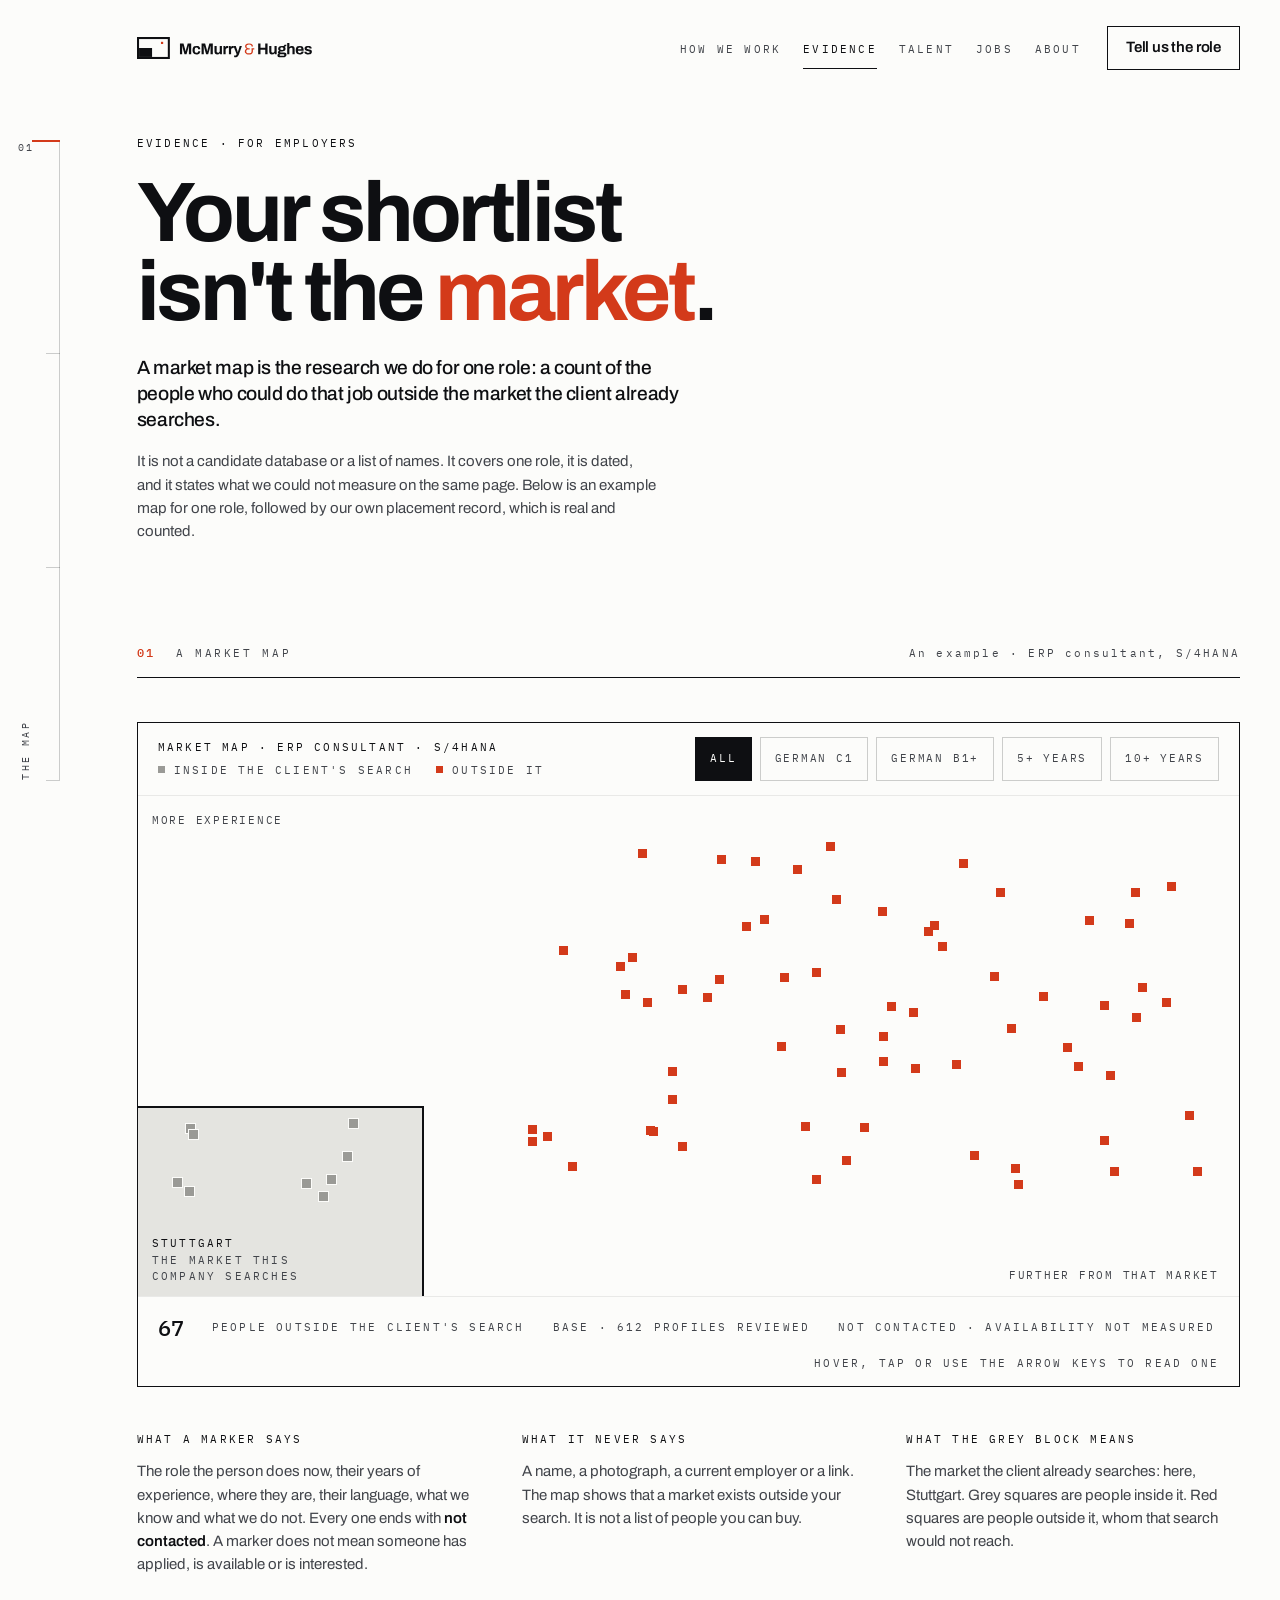
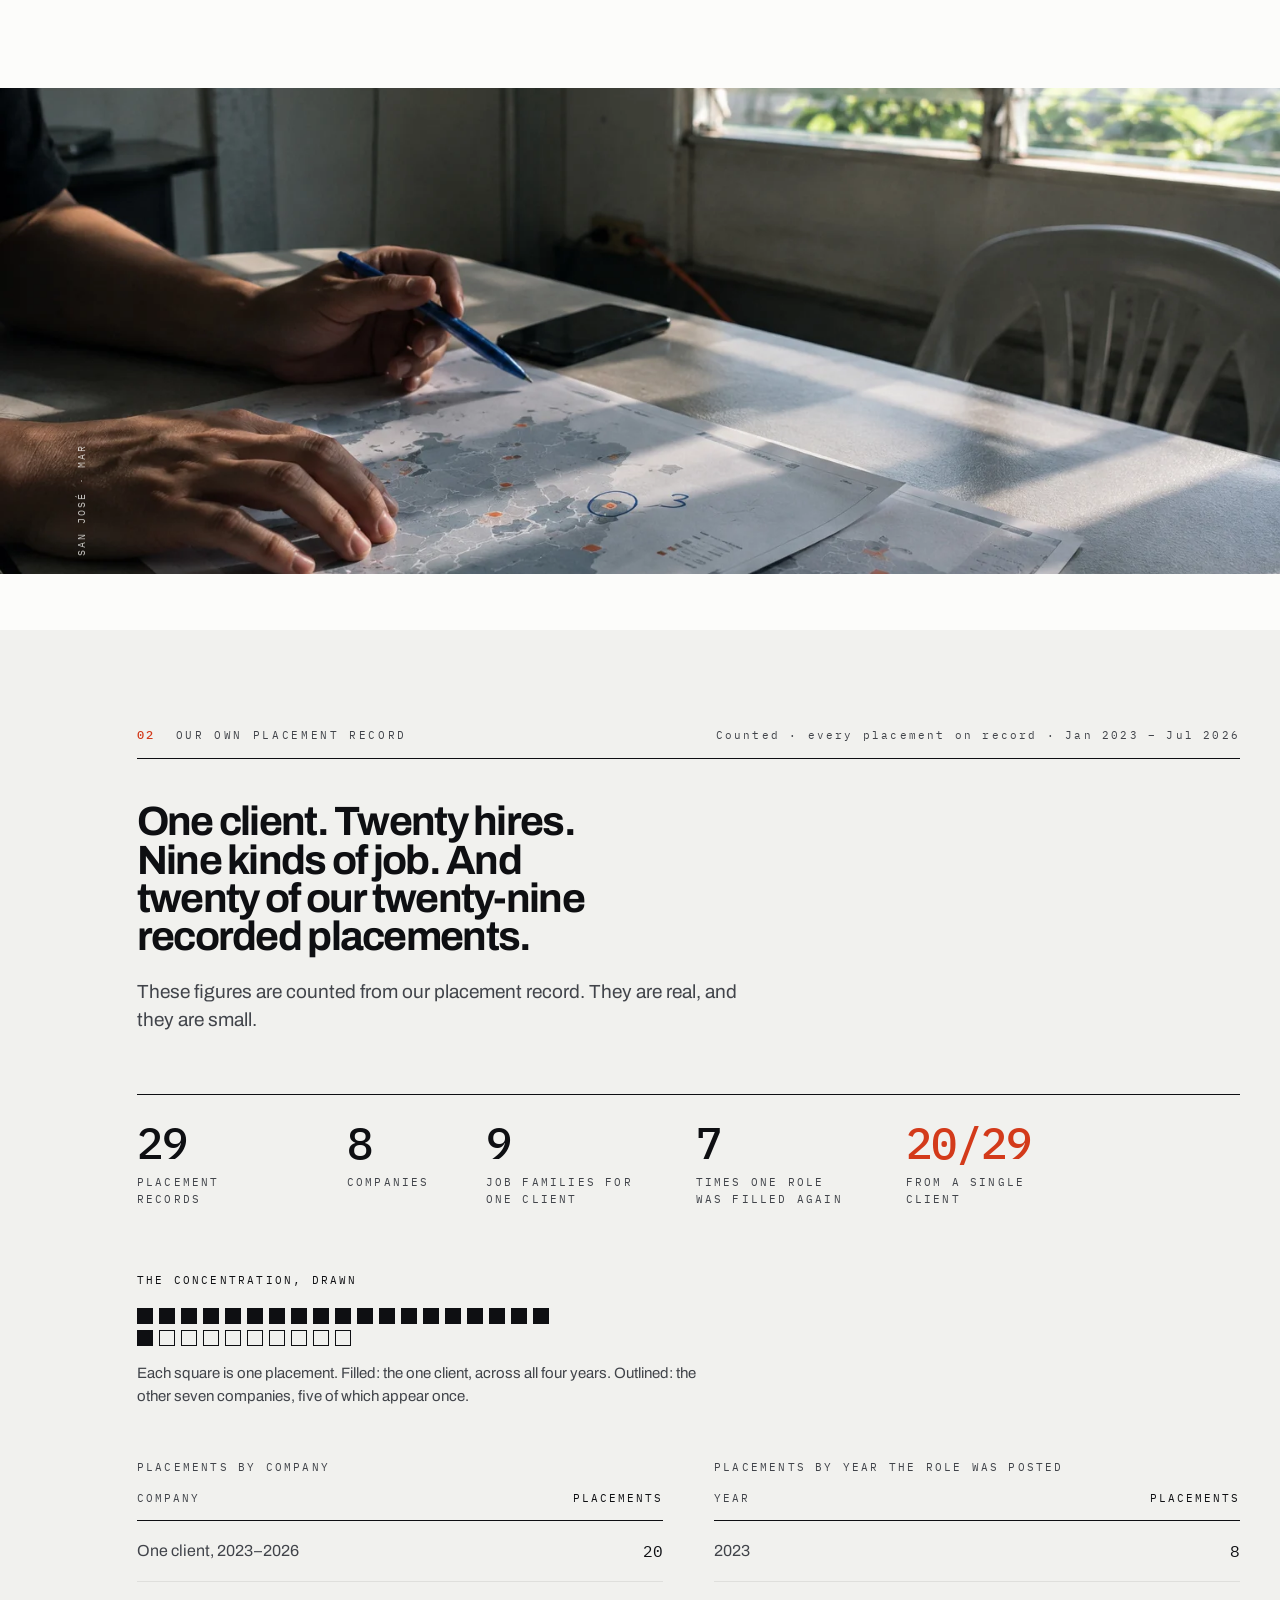
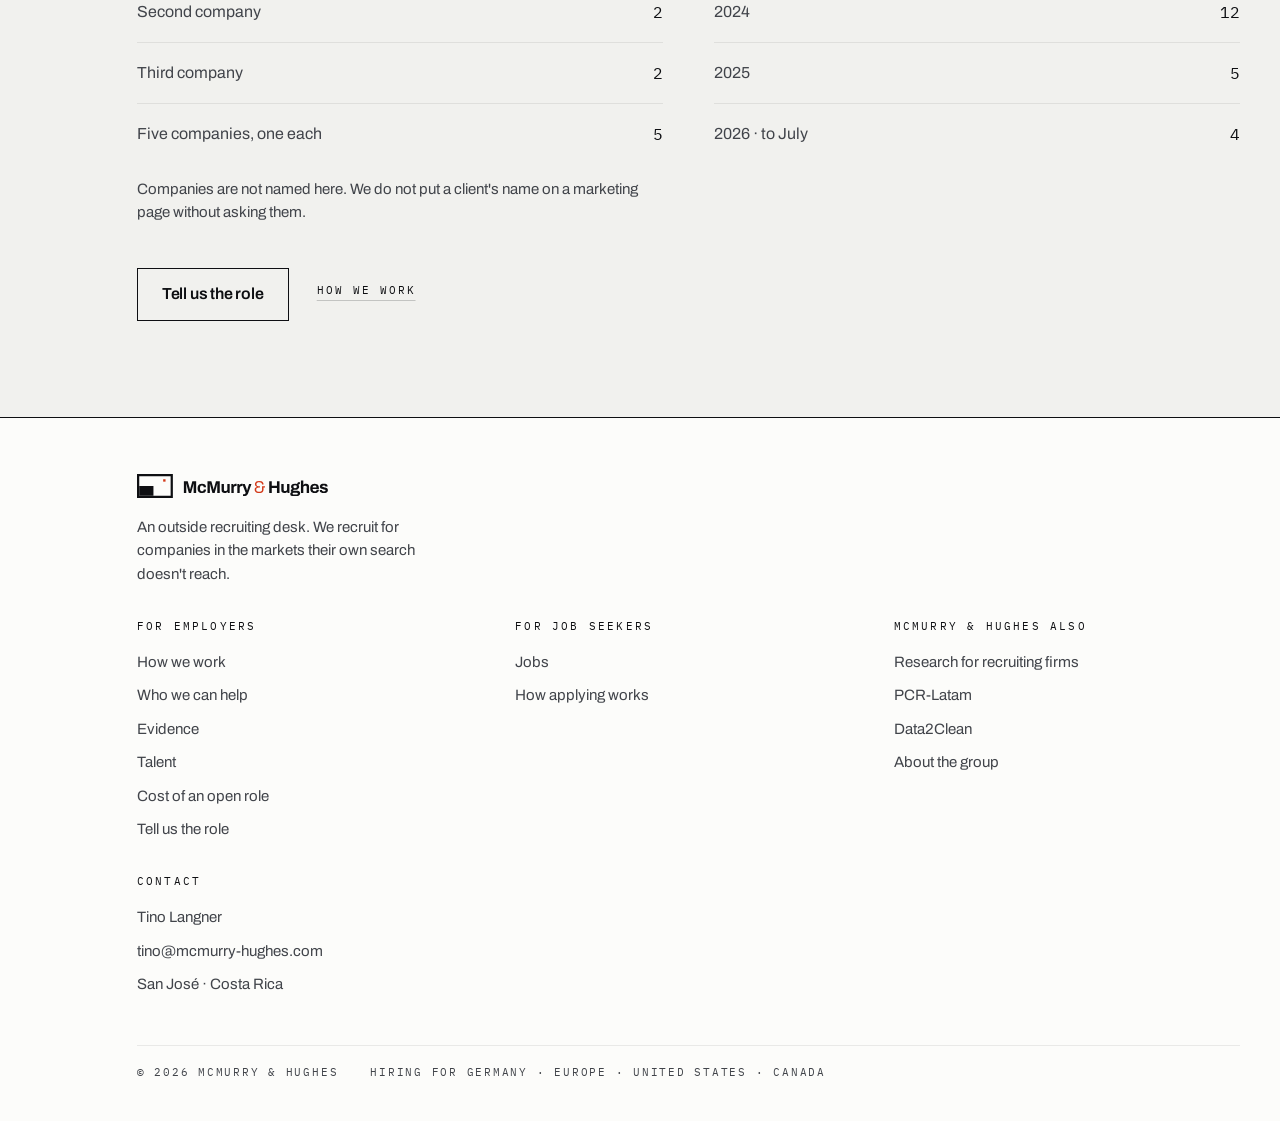
<file: evidence.html>
<!DOCTYPE html>
<html lang="en">
<head>
<meta charset="utf-8">
<meta name="viewport" content="width=device-width, initial-scale=1">
<title>Evidence · McMurry &amp; Hughes</title>
<meta name="description" content="What a market map is, and our own counted placement record: 29 placements, 20 of them for one client.">
<link rel="canonical" href="https://www.mcmurry-hughes.com/evidence.html">

<meta property="og:type" content="website">
<meta property="og:site_name" content="McMurry &amp; Hughes">
<meta property="og:title" content="Evidence · McMurry &amp; Hughes">
<meta property="og:description" content="A market map for one role, and our counted placement record.">
<meta property="og:url" content="https://www.mcmurry-hughes.com/evidence.html">
<meta property="og:image" content="https://www.mcmurry-hughes.com/assets/images/MH_photo_04-1536.jpg">
<meta property="og:locale" content="en_GB">
<meta name="twitter:card" content="summary_large_image">
<meta name="twitter:title" content="Evidence · McMurry &amp; Hughes">
<meta name="twitter:description" content="A market map for one role, and our counted placement record.">
<meta name="twitter:image" content="https://www.mcmurry-hughes.com/assets/images/MH_photo_04-1536.jpg">
<meta name="theme-color" content="#FCFCFA">

<link rel="icon" href="favicon.ico" sizes="any">
<link rel="icon" href="assets/icons/MH_favicon.svg" type="image/svg+xml">
<link rel="apple-touch-icon" href="assets/icons/apple-touch-icon.png">

<link rel="preload" href="assets/fonts/Archivo-Bold.woff2" as="font" type="font/woff2" crossorigin>
<link rel="preload" href="assets/fonts/Archivo-Regular.woff2" as="font" type="font/woff2" crossorigin>
<link rel="preload" href="assets/fonts/IBM_Plex_Mono_400_normal.woff2" as="font" type="font/woff2" crossorigin>
<script>document.documentElement.classList.add('js')</script>
<link rel="stylesheet" href="css/main.css">
<link rel="stylesheet" href="css/components.css">
<link rel="stylesheet" href="css/responsive.css">
<link rel="stylesheet" href="css/motion.css">
<link rel="stylesheet" href="css/site.css">

<script type="module" src="js/main.js"></script>
</head>

<body class="page">
<a class="skip" href="#main">Skip to content</a>

<header class="nav">
  <div class="wrap nav__in">
    <a class="mark" href="index.html" aria-label="McMurry &amp; Hughes, home">
      <img class="mark__lockup" src="assets/icons/MH_lockup_horizontal.svg" width="176" height="22" alt="">
    </a>
    <nav class="nav__panel" id="nav-panel" aria-label="Primary">
      <ul class="nav__links">
        <li class="nav__group" aria-hidden="true">For employers</li>
        <li><a class="nav__link" href="how-we-work.html">How we work</a></li>
        <li><a class="nav__link" href="evidence.html" aria-current="page">Evidence</a></li>
        <li><a class="nav__link" href="talent.html">Talent</a></li>
        <li class="nav__group" aria-hidden="true">For job seekers</li>
        <li class="nav__seek"><a class="nav__link" href="jobs.html">Jobs</a></li>
        <li class="nav__group" aria-hidden="true">The company</li>
        <li class="nav__firms"><a class="nav__link" href="about.html">About</a></li>
        <li class="nav__cta"><a class="btn btn--primary btn--s" href="contact.html">Tell us the role</a></li>
      </ul>
    </nav>
    <button class="nav__toggle" type="button" aria-expanded="false" aria-controls="nav-panel">Menu</button>
  </div>
</header>
<div class="rail" aria-hidden="true">
  <span class="rail__n">01</span>
  <span class="rail__line"></span>
  <span class="rail__ticks"></span>
  <span class="rail__label"></span>
</div>

<main id="main">

<section class="section phead" id="map" data-rail="The map">
  <div class="wrap">
    <span class="label label--ink">Evidence · for employers</span>
    <h1 class="say say--xl" style="margin-top:22px">Your shortlist isn't the <span class="hl">market</span>.</h1>
    <p class="standfirst phead__sub">A market map is the research we do for one role: a count of the people who could do that job outside the market the client already searches.</p>
    <p class="small phead__more">It is not a candidate database or a list of names. It covers one role, it is dated, and it states what we could not measure on the same page. Below is an example map for one role, followed by our own placement record, which is real and counted.</p>
  </div>
</section>

<section class="section section--tight" id="market" data-rail="The market">
  <div class="wrap">
    <div class="shead" data-reveal><span class="shead__n">01</span><span class="shead__t">A market map</span><span class="shead__r">An example · ERP consultant, S/4HANA</span></div>

    <div class="map map--live" data-map data-reveal>
      <div class="map__head">
        <div>
          <span class="label label--ink">Market map · ERP consultant · S/4HANA</span>
          <span class="label map__key"><span class="caption--g map__keyg">Inside the client's search</span> <span class="caption--v">Outside it</span></span>
        </div>
        <div class="map__filters" role="group" aria-label="Filter the market">
          <button class="filter" type="button" data-filter="all" aria-pressed="true">All</button>
          <button class="filter" type="button" data-filter="c1" aria-pressed="false">German C1</button>
          <button class="filter" type="button" data-filter="b1" aria-pressed="false">German B1+</button>
          <button class="filter" type="button" data-filter="y5" aria-pressed="false">5+ years</button>
          <button class="filter" type="button" data-filter="y10" aria-pressed="false">10+ years</button>
        </div>
      </div>
      <div class="map__plotwrap">
        <div class="map__plot" role="group" aria-label="The market: one button per person. Use the arrow keys to move between people.">
          <div class="map__searched">
            <span class="map__searchedlab label"><b>Stuttgart</b>The market this company searches</span>
          </div>
          <span class="map__axis map__axis--x" aria-hidden="true">Further from that market</span>
          <span class="map__axis map__axis--y" aria-hidden="true">More experience</span>
          <div class="map__read" id="map-read-evidence"></div>
        </div>
      </div>
      <div class="map__foot">
        <span class="map__count" data-count aria-live="polite">58</span>
        <span class="label">People outside the client's search</span>
        <span class="label">Base · 612 profiles reviewed</span>
        <span class="label">Not contacted · availability not measured</span>
        <span class="label map__how">Hover, tap or use the arrow keys to read one</span>
        <span class="label map__hint">Scroll sideways for the rest of the market</span>
      </div>
    </div>

    <div class="cols cols--3" style="margin-top:44px">
      <div data-reveal>
        <span class="label label--ink">What a marker says</span>
        <p class="small" style="margin-top:12px">The role the person does now, their years of experience, where they are, their language, what we know and what we do not. Every one ends with <b>not contacted</b>. A marker does not mean someone has applied, is available or is interested.</p>
      </div>
      <div data-reveal>
        <span class="label label--ink">What it never says</span>
        <p class="small" style="margin-top:12px">A name, a photograph, a current employer or a link. The map shows that a market exists outside your search. It is not a list of people you can buy.</p>
      </div>
      <div data-reveal>
        <span class="label label--ink">What the grey block means</span>
        <p class="small" style="margin-top:12px">The market the client already searches: here, Stuttgart. Grey squares are people inside it. Red squares are people outside it, whom that search would not reach.</p>
      </div>
    </div>
  </div>
</section>

<section class="section section--tight" id="artefact" data-rail="The document">
  <figure class="plate plate--half" data-reveal="wipe">
    <picture>
      <source type="image/webp" srcset="assets/images/MH_photo_04-640.webp 640w, assets/images/MH_photo_04-1024.webp 1024w, assets/images/MH_photo_04-1536.webp 1536w" sizes="100vw">
      <img src="assets/images/MH_photo_04-1536.jpg" width="1536" height="1024" loading="lazy" decoding="async" alt="San José: printed maps on a table, a hand holding a pen over them.">
    </picture>
    <figcaption class="plate__cap">San José · Mar</figcaption>
  </figure>
</section>

<section class="section section--bone" id="record" data-rail="The record">
  <div class="wrap">
    <div class="shead" data-reveal><span class="shead__n">02</span><span class="shead__t">Our own placement record</span><span class="shead__r">Counted · every placement on record · Jan 2023 – Jul 2026</span></div>
    <h2 class="say say--m" style="max-width:24ch">One client. Twenty hires. Nine kinds of job. And twenty of our twenty-nine recorded placements.</h2>
    <p class="lede" style="margin-top:22px">These figures are counted from our placement record. They are real, and they are small.</p>

    <div class="figs" style="margin-top:clamp(36px,4.6vw,64px)">
      <div><div class="fig__n">29</div><span class="label fig__l">Placement records</span></div>
      <div><div class="fig__n">8</div><span class="label fig__l">Companies</span></div>
      <div><div class="fig__n">9</div><span class="label fig__l">Job families for one client</span></div>
      <div><div class="fig__n">7</div><span class="label fig__l">Times one role was filled again</span></div>
      <div><div class="fig__n hl">20/29</div><span class="label fig__l">From a single client</span></div>
    </div>

    <div style="margin-top:clamp(40px,5vw,72px)" data-reveal>
        <span class="label label--ink">The concentration, drawn</span>
        <div class="tally" style="margin-top:18px" role="img"
             aria-label="Twenty-nine squares, one per placement. Twenty are filled: one client. Nine are outlined: seven other companies, five of which appear once.">
          <i data-one="true"></i><i data-one="true"></i><i data-one="true"></i><i data-one="true"></i><i data-one="true"></i>
          <i data-one="true"></i><i data-one="true"></i><i data-one="true"></i><i data-one="true"></i><i data-one="true"></i>
          <i data-one="true"></i><i data-one="true"></i><i data-one="true"></i><i data-one="true"></i><i data-one="true"></i>
          <i data-one="true"></i><i data-one="true"></i><i data-one="true"></i><i data-one="true"></i><i data-one="true"></i>
          <i></i><i></i><i></i><i></i><i></i><i></i><i></i><i></i><i></i>
        </div>
        <p class="small" style="margin-top:16px">Each square is one placement. Filled: the one client, across all four years. Outlined: the other seven companies, five of which appear once.</p>

    </div>
    <div class="cols cols--2" style="gap:clamp(28px,4vw,64px)">
      <div>
        <table class="ledger" style="margin-top:clamp(36px,4vw,56px)">
          <caption class="label" style="text-align:left;margin-bottom:14px">Placements by company</caption>
          <thead><tr><th scope="col">Company</th><th scope="col" class="q">Placements</th></tr></thead>
          <tbody>
            <tr><td>One client, 2023&ndash;2026</td><td class="q">20</td></tr>
            <tr><td>Second company</td><td class="q">2</td></tr>
            <tr><td>Third company</td><td class="q">2</td></tr>
            <tr><td>Five companies, one each</td><td class="q">5</td></tr>
          </tbody>
        </table>
        <p class="small" style="margin-top:14px">Companies are not named here. We do not put a client's name on a marketing page without asking them.</p>

      </div>
      <div>
        <table class="ledger" style="margin-top:clamp(36px,4vw,56px)">
          <caption class="label" style="text-align:left;margin-bottom:14px">Placements by year the role was posted</caption>
          <thead><tr><th scope="col">Year</th><th scope="col" class="q">Placements</th></tr></thead>
          <tbody>
            <tr><td>2023</td><td class="q">8</td></tr>
            <tr><td>2024</td><td class="q">12</td></tr>
            <tr><td>2025</td><td class="q">5</td></tr>
            <tr><td>2026 · to July</td><td class="q">4</td></tr>
          </tbody>
        </table>
      </div>
    </div>

    <div class="btnrow" style="margin-top:44px">
      <a class="btn btn--primary" href="contact.html">Tell us the role</a>
      <a class="act" href="how-we-work.html">How we work</a>
    </div>
  </div>
</section>

</main>

<footer class="foot">
  <div class="wrap">
    <div class="foot__grid foot__grid--5">
      <div>
        <img class="foot__mark" src="assets/icons/MH_lockup_horizontal.svg" width="192" height="24" alt="McMurry &amp; Hughes">
        <p class="small foot__line">An outside recruiting desk. We recruit for companies in the markets their own search doesn't reach.</p>
      </div>
      <div>
        <span class="label label--ink">For employers</span>
        <div class="foot__list">
          <a href="how-we-work.html">How we work</a>
          <a href="how-we-work.html#fit">Who we can help</a>
          <a href="evidence.html">Evidence</a>
          <a href="talent.html">Talent</a>
          <a href="cost.html">Cost of an open role</a>
          <a href="contact.html">Tell us the role</a>
        </div>
      </div>
      <div>
        <span class="label label--ink">For job seekers</span>
        <div class="foot__list">
          <a href="jobs.html">Jobs</a>
          <a href="jobs.html#how">How applying works</a>
        </div>
      </div>
      <div>
        <span class="label label--ink">McMurry &amp; Hughes also</span>
        <div class="foot__list">
          <a href="recruiting-firms.html">Research for recruiting firms</a>
          <a href="https://pcr-latam.com/" target="_blank" rel="noopener">PCR-Latam</a>
          <a href="https://data2clean.com/" target="_blank" rel="noopener">Data2Clean</a>
          <a href="about.html">About the group</a>
        </div>
      </div>
      <div>
        <span class="label label--ink">Contact</span>
        <div class="foot__list">
          <span>Tino Langner</span>
          <span style="user-select:all">tino@mcmurry-hughes.com</span>
          <span>San José · Costa Rica</span>
        </div>
      </div>
    </div>
    <div class="foot__note">
      <span>&copy; 2026 McMurry &amp; Hughes</span>
      <span>Hiring for Germany · Europe · United States · Canada</span>
    </div>
  </div>
</footer>
</body>
</html>
</file>
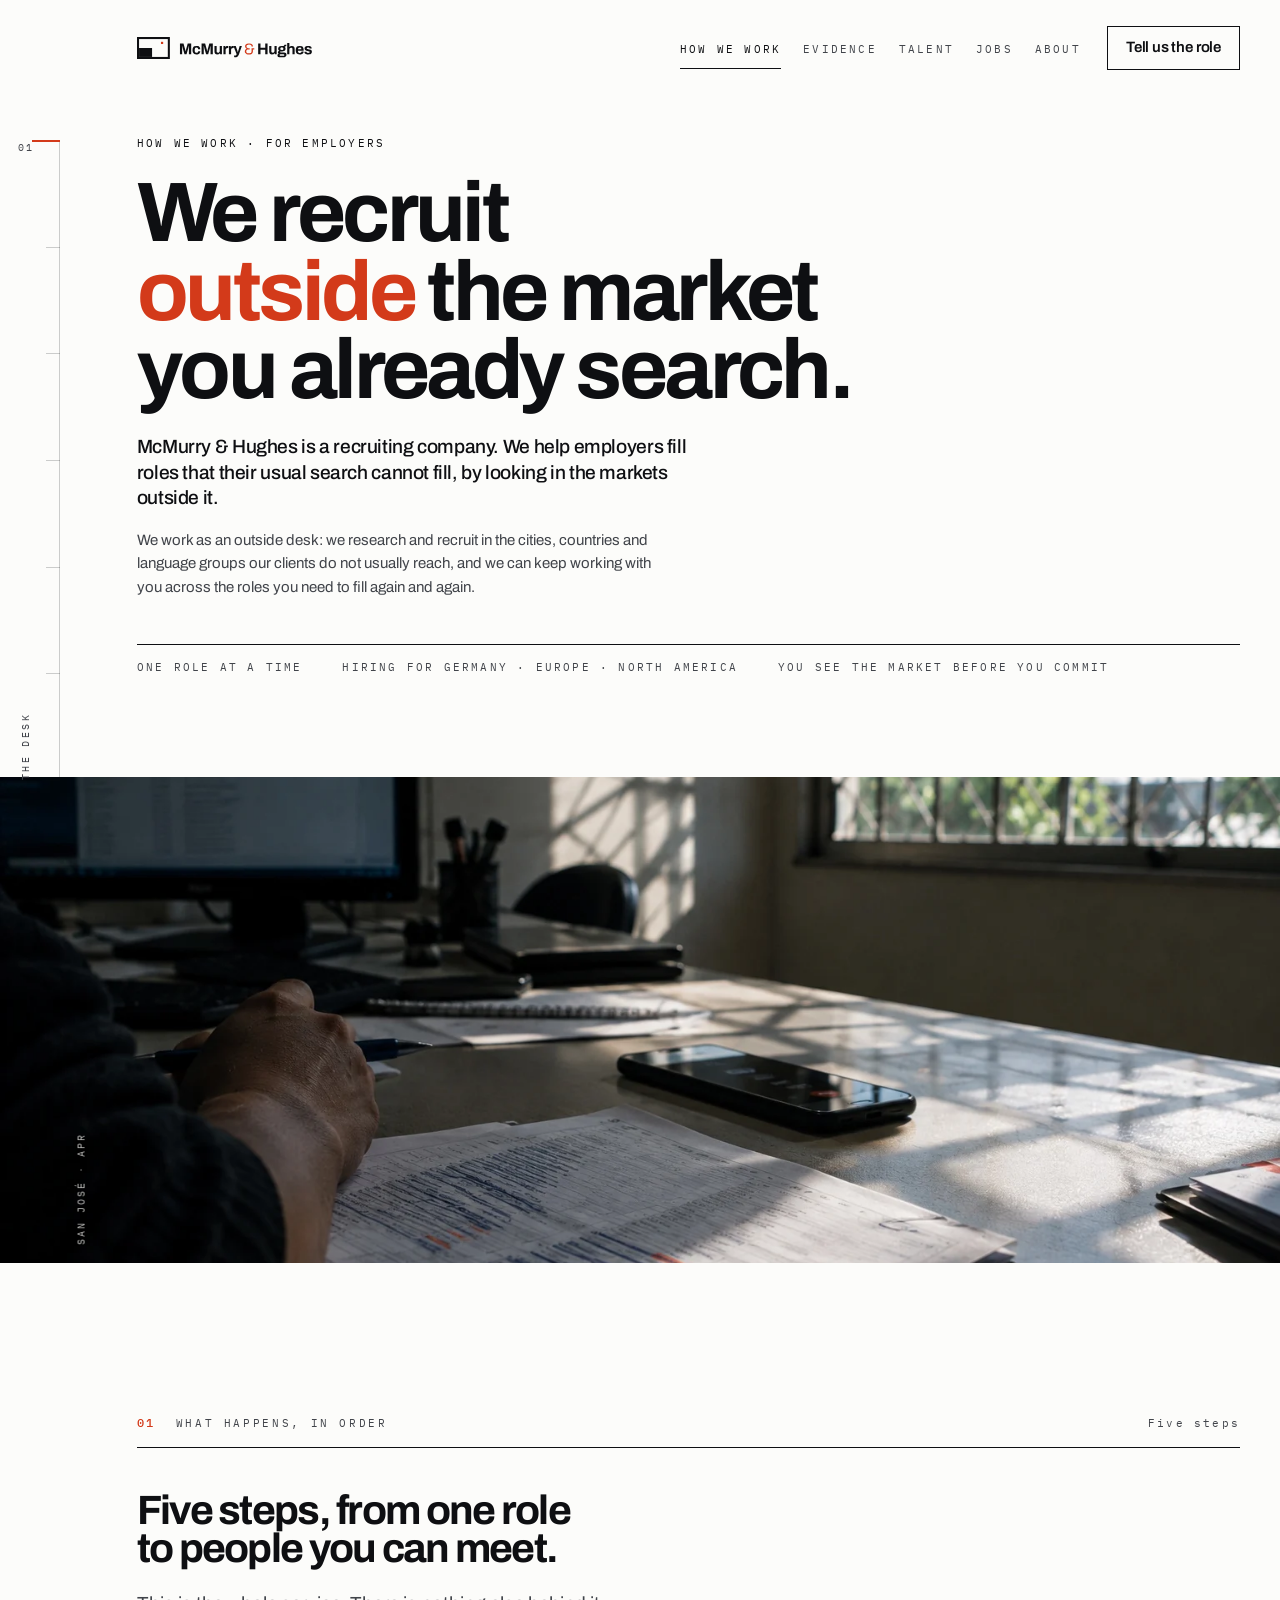
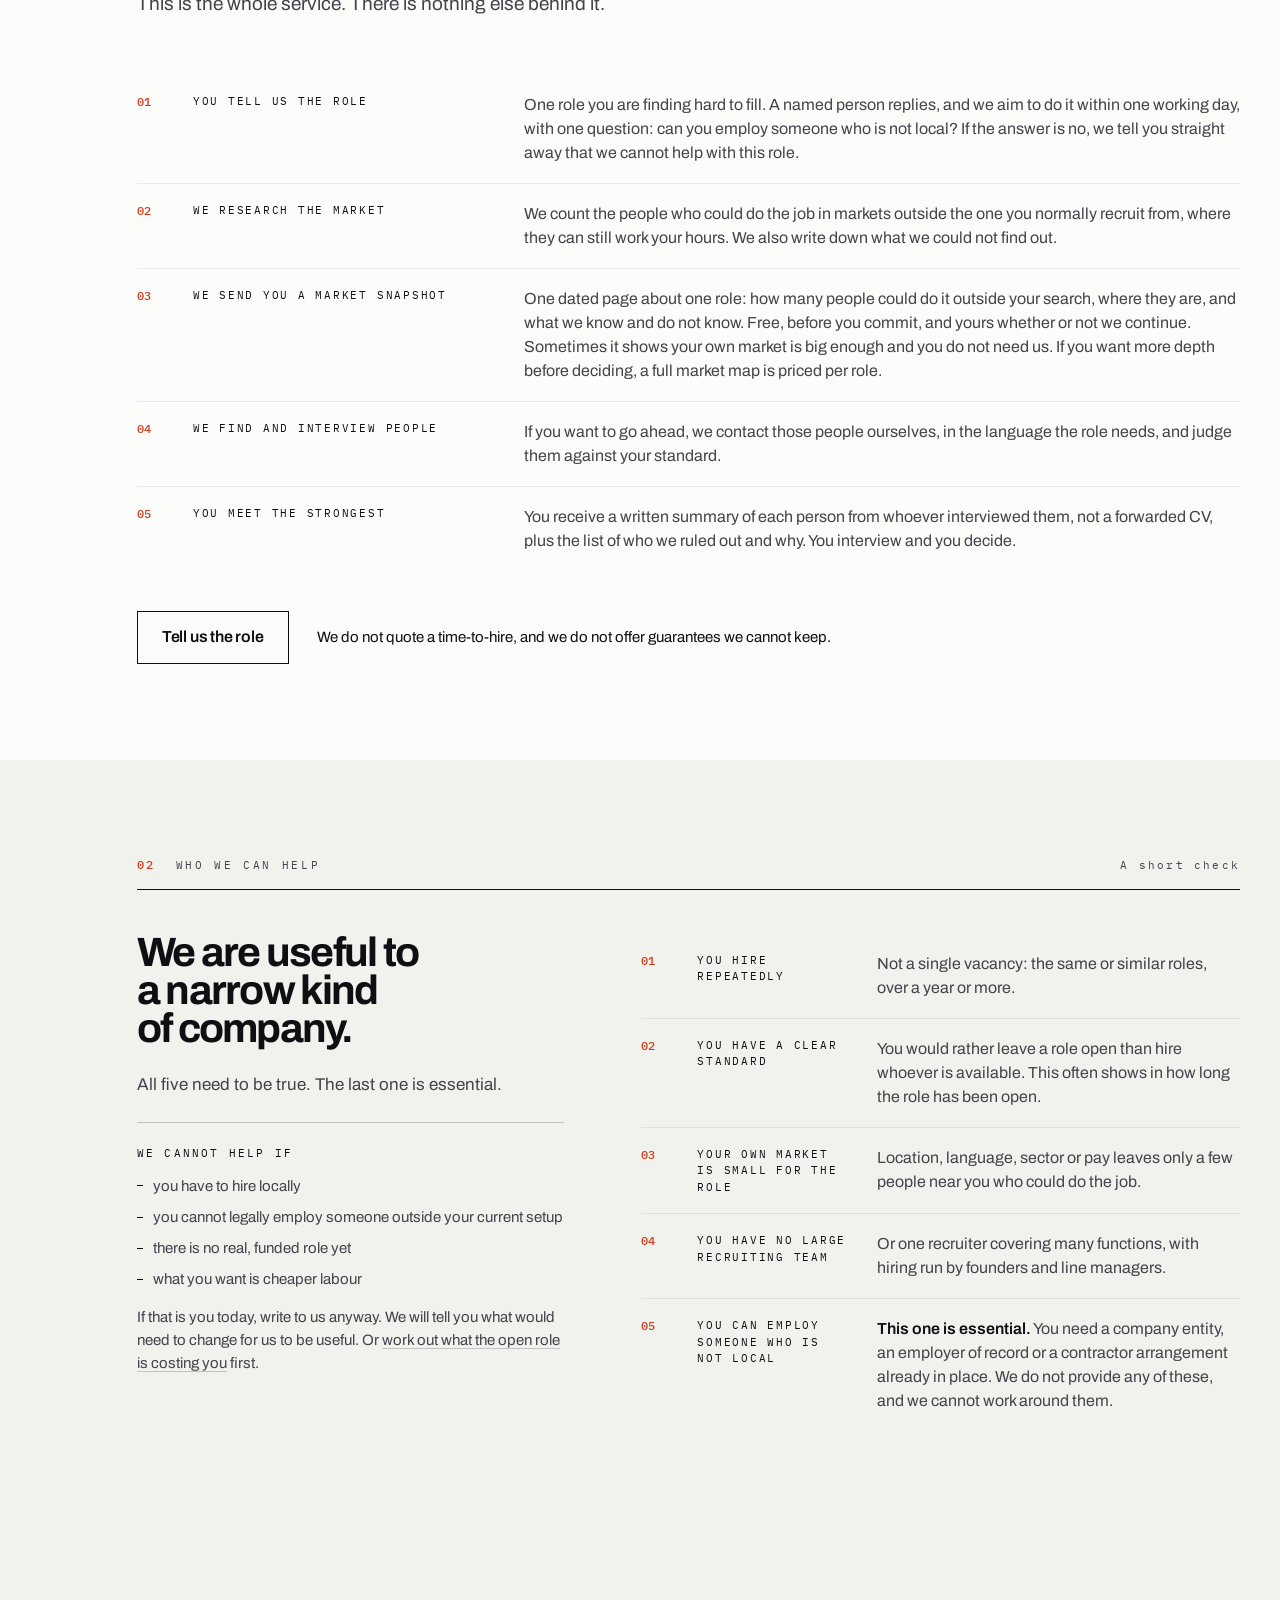
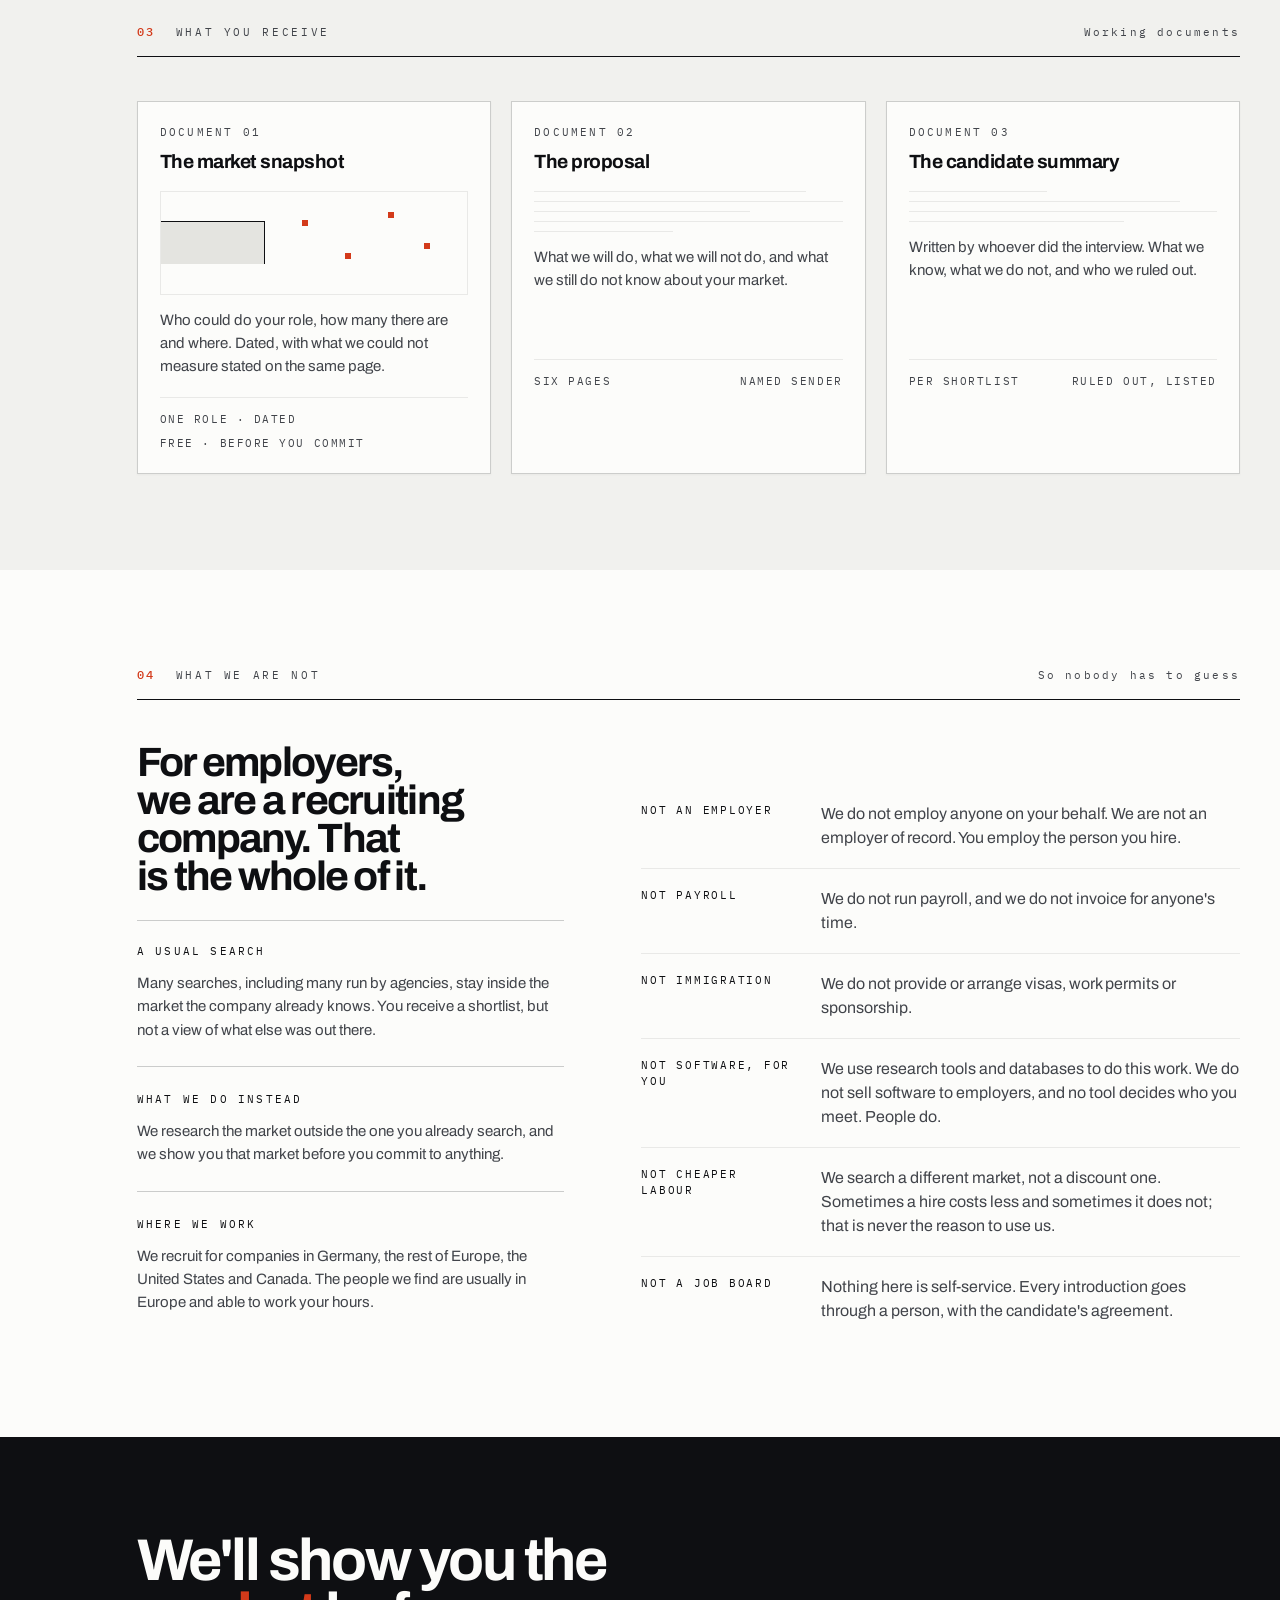
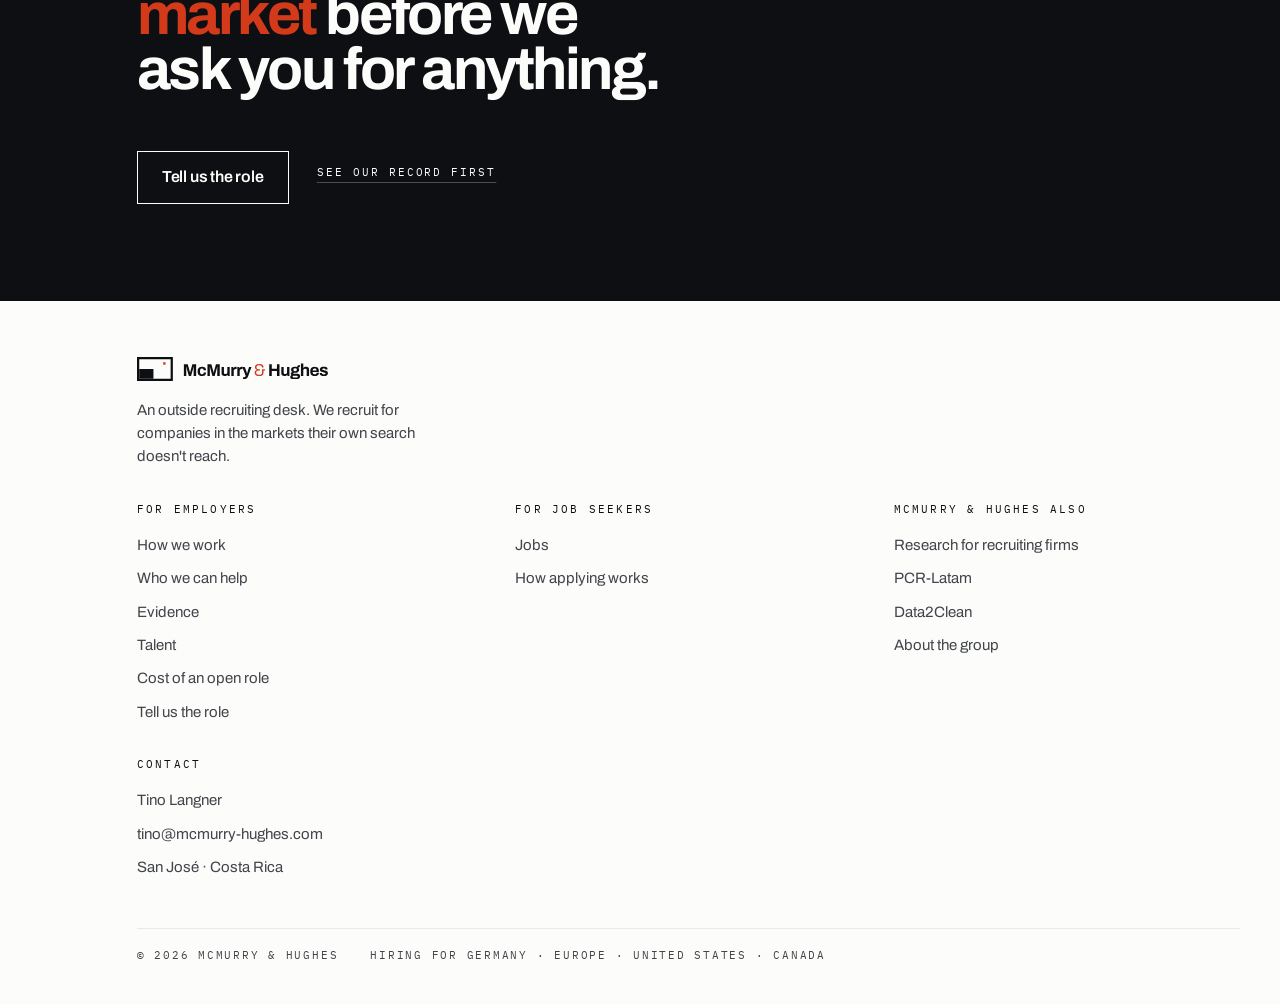
<file: how-we-work.html>
<!DOCTYPE html>
<html lang="en">
<head>
<meta charset="utf-8">
<meta name="viewport" content="width=device-width, initial-scale=1">
<title>How we work · McMurry &amp; Hughes</title>
<meta name="description" content="How McMurry &amp; Hughes recruits: you tell us one role, we research the market outside the one you already search, send you a market snapshot, then find, interview and introduce the people worth meeting.">
<link rel="canonical" href="https://www.mcmurry-hughes.com/how-we-work.html">

<meta property="og:type" content="website">
<meta property="og:site_name" content="McMurry &amp; Hughes">
<meta property="og:title" content="How we work · McMurry &amp; Hughes">
<meta property="og:description" content="Five steps from one role to people you can meet, who we can help, and what we are not.">
<meta property="og:url" content="https://www.mcmurry-hughes.com/how-we-work.html">
<meta property="og:image" content="https://www.mcmurry-hughes.com/assets/images/MH_photo_08-1536.jpg">
<meta property="og:locale" content="en_GB">
<meta name="twitter:card" content="summary_large_image">
<meta name="twitter:title" content="How we work · McMurry &amp; Hughes">
<meta name="twitter:description" content="Five steps from one role to people you can meet, who we can help, and what we are not.">
<meta name="twitter:image" content="https://www.mcmurry-hughes.com/assets/images/MH_photo_08-1536.jpg">
<meta name="theme-color" content="#FCFCFA">

<link rel="icon" href="favicon.ico" sizes="any">
<link rel="icon" href="assets/icons/MH_favicon.svg" type="image/svg+xml">
<link rel="apple-touch-icon" href="assets/icons/apple-touch-icon.png">

<link rel="preload" href="assets/fonts/Archivo-Bold.woff2" as="font" type="font/woff2" crossorigin>
<link rel="preload" href="assets/fonts/Archivo-Regular.woff2" as="font" type="font/woff2" crossorigin>
<link rel="preload" href="assets/fonts/IBM_Plex_Mono_400_normal.woff2" as="font" type="font/woff2" crossorigin>
<script>document.documentElement.classList.add('js')</script>
<link rel="stylesheet" href="css/main.css">
<link rel="stylesheet" href="css/components.css">
<link rel="stylesheet" href="css/responsive.css">
<link rel="stylesheet" href="css/motion.css">
<link rel="stylesheet" href="css/site.css">

<script type="module" src="js/main.js"></script>
</head>

<body class="page">
<a class="skip" href="#main">Skip to content</a>

<header class="nav">
  <div class="wrap nav__in">
    <a class="mark" href="index.html" aria-label="McMurry &amp; Hughes, home">
      <img class="mark__lockup" src="assets/icons/MH_lockup_horizontal.svg" width="176" height="22" alt="">
    </a>
    <nav class="nav__panel" id="nav-panel" aria-label="Primary">
      <ul class="nav__links">
        <li class="nav__group" aria-hidden="true">For employers</li>
        <li><a class="nav__link" href="how-we-work.html" aria-current="page">How we work</a></li>
        <li><a class="nav__link" href="evidence.html">Evidence</a></li>
        <li><a class="nav__link" href="talent.html">Talent</a></li>
        <li class="nav__group" aria-hidden="true">For job seekers</li>
        <li class="nav__seek"><a class="nav__link" href="jobs.html">Jobs</a></li>
        <li class="nav__group" aria-hidden="true">The company</li>
        <li class="nav__firms"><a class="nav__link" href="about.html">About</a></li>
        <li class="nav__cta"><a class="btn btn--primary btn--s" href="contact.html">Tell us the role</a></li>
      </ul>
    </nav>
    <button class="nav__toggle" type="button" aria-expanded="false" aria-controls="nav-panel">Menu</button>
  </div>
</header>
<div class="rail" aria-hidden="true">
  <span class="rail__n">01</span>
  <span class="rail__line"></span>
  <span class="rail__ticks"></span>
  <span class="rail__label"></span>
</div>

<main id="main">

<section class="section phead" id="desk" data-rail="The desk">
  <div class="wrap">
    <span class="label label--ink">How we work · for employers</span>
    <h1 class="say say--xl" style="margin-top:22px">We recruit <span class="hl">outside</span> the market you already search.</h1>
    <p class="standfirst phead__sub">McMurry &amp; Hughes is a recruiting company. We help employers fill roles that their usual search cannot fill, by looking in the markets outside it.</p>
    <p class="small phead__more">We work as an outside desk: we research and recruit in the cities, countries and language groups our clients do not usually reach, and we can keep working with you across the roles you need to fill again and again.</p>
    <div class="phead__meta">
      <span class="label">One role at a time</span>
      <span class="label">Hiring for Germany · Europe · North America</span>
      <span class="label">You see the market before you commit</span>
    </div>
  </div>
</section>

<section class="section section--tight" id="room" data-rail="The room">
  <figure class="plate plate--half" data-reveal="wipe">
    <picture>
      <source type="image/webp" srcset="assets/images/MH_photo_08-640.webp 640w, assets/images/MH_photo_08-1024.webp 1024w, assets/images/MH_photo_08-1536.webp 1536w" sizes="100vw">
      <img src="assets/images/MH_photo_08-1536.jpg" width="1536" height="1024" loading="lazy" decoding="async" alt="San José: a desk during research, a list on the screen and a printed page with notes beside it.">
    </picture>
    <figcaption class="plate__cap">San José · Apr</figcaption>
  </figure>
</section>

<section class="section" id="steps" data-rail="The steps">
  <div class="wrap">
    <div class="shead" data-reveal><span class="shead__n">01</span><span class="shead__t">What happens, in order</span><span class="shead__r">Five steps</span></div>
    <h2 class="say say--m" style="max-width:20ch">Five steps, from one role to people you can meet.</h2>
    <p class="lede" style="margin-top:22px" data-reveal>This is the whole service. There is nothing else behind it.</p>
    <table class="ledger" style="margin-top:clamp(36px,4.4vw,64px)" data-reveal>
      <caption class="vh">The five steps of the service</caption>
      <tbody>
        <tr><td class="n">01</td><td class="t">You tell us the role</td><td>One role you are finding hard to fill. A named person replies, and we aim to do it within one working day, with one question: can you employ someone who is not local? If the answer is no, we tell you straight away that we cannot help with this role.</td></tr>
        <tr><td class="n">02</td><td class="t">We research the market</td><td>We count the people who could do the job in markets outside the one you normally recruit from, where they can still work your hours. We also write down what we could not find out.</td></tr>
        <tr><td class="n">03</td><td class="t">We send you a market snapshot</td><td>One dated page about one role: how many people could do it outside your search, where they are, and what we know and do not know. Free, before you commit, and yours whether or not we continue. Sometimes it shows your own market is big enough and you do not need us. If you want more depth before deciding, a full market map is priced per role.</td></tr>
        <tr><td class="n">04</td><td class="t">We find and interview people</td><td>If you want to go ahead, we contact those people ourselves, in the language the role needs, and judge them against your standard.</td></tr>
        <tr><td class="n">05</td><td class="t">You meet the strongest</td><td>You receive a written summary of each person from whoever interviewed them, not a forwarded CV, plus the list of who we ruled out and why. You interview and you decide.</td></tr>
      </tbody>
    </table>
    <div class="btnrow" style="margin-top:40px">
      <a class="btn btn--primary" href="contact.html">Tell us the role</a>
      <span class="small">We do not quote a time-to-hire, and we do not offer guarantees we cannot keep.</span>
    </div>
  </div>
</section>

<section class="section section--bone" id="fit" data-rail="Who we help">
  <div class="wrap">
    <div class="shead" data-reveal><span class="shead__n">02</span><span class="shead__t">Who we can help</span><span class="shead__r">A short check</span></div>
    <div class="split">
      <div class="split__side">
        <h2 class="say say--m">We are useful to a narrow kind of company.</h2>
        <p class="split__note" data-reveal>All five need to be true. The last one is essential.</p>
        <div class="split__aside" data-reveal>
          <span class="label label--ink">We cannot help if</span>
          <ul class="small list" style="margin-top:12px">
            <li>you have to hire locally</li>
            <li>you cannot legally employ someone outside your current setup</li>
            <li>there is no real, funded role yet</li>
            <li>what you want is cheaper labour</li>
          </ul>
          <p class="small" style="margin-top:14px">If that is you today, write to us anyway. We will tell you what would need to change for us to be useful. Or <a class="link" href="cost.html">work out what the open role is costing you</a> first.</p>
        </div>
      </div>
      <table class="ledger ledger--num" data-reveal>
        <caption class="vh">The five conditions</caption>
        <tbody>
          <tr><td class="n">01</td><td class="t">You hire repeatedly</td><td>Not a single vacancy: the same or similar roles, over a year or more.</td></tr>
          <tr><td class="n">02</td><td class="t">You have a clear standard</td><td>You would rather leave a role open than hire whoever is available. This often shows in how long the role has been open.</td></tr>
          <tr><td class="n">03</td><td class="t">Your own market is small for the role</td><td>Location, language, sector or pay leaves only a few people near you who could do the job.</td></tr>
          <tr><td class="n">04</td><td class="t">You have no large recruiting team</td><td>Or one recruiter covering many functions, with hiring run by founders and line managers.</td></tr>
          <tr><td class="n">05</td><td class="t">You can employ someone who is not local</td><td><b>This one is essential.</b> You need a company entity, an employer of record or a contractor arrangement already in place. We do not provide any of these, and we cannot work around them.</td></tr>
        </tbody>
      </table>
    </div>
  </div>
</section>

<section class="section section--bone" id="documents" data-rail="The documents">
  <div class="wrap">
    <div class="shead" data-reveal><span class="shead__n">03</span><span class="shead__t">What you receive</span><span class="shead__r">Working documents</span></div>
    <div class="sheets" data-reveal>
      <article class="sheet">
        <span class="label">Document 01</span>
        <h3 class="hd--s" style="margin-top:10px">The market snapshot</h3>
        <div class="sheet__body">
          <div class="sheet__mini" aria-hidden="true">
            <span class="field"></span>
            <span class="person" style="left:46%;top:28%"></span><span class="person" style="left:60%;top:60%"></span>
            <span class="person" style="left:74%;top:20%"></span><span class="person" style="left:86%;top:50%"></span>
          </div>
          <p class="small" style="margin-top:14px">Who could do your role, how many there are and where. Dated, with what we could not measure stated on the same page.</p>
        </div>
        <div class="sheet__foot"><span class="caption">One role · dated</span><span class="caption">Free · before you commit</span></div>
      </article>
      <article class="sheet">
        <span class="label">Document 02</span>
        <h3 class="hd--s" style="margin-top:10px">The proposal</h3>
        <div class="sheet__body">
          <div aria-hidden="true">
            <div class="sheet__ln sheet__ln--w88"></div><div class="sheet__ln"></div>
            <div class="sheet__ln sheet__ln--w70"></div><div class="sheet__ln"></div>
            <div class="sheet__ln sheet__ln--w45"></div>
          </div>
          <p class="small" style="margin-top:14px">What we will do, what we will not do, and what we still do not know about your market.</p>
        </div>
        <div class="sheet__foot"><span class="caption">Six pages</span><span class="caption">Named sender</span></div>
      </article>
      <article class="sheet">
        <span class="label">Document 03</span>
        <h3 class="hd--s" style="margin-top:10px">The candidate summary</h3>
        <div class="sheet__body">
          <div aria-hidden="true">
            <div class="sheet__ln sheet__ln--w45"></div><div class="sheet__ln sheet__ln--w88"></div>
            <div class="sheet__ln"></div><div class="sheet__ln sheet__ln--w70"></div>
          </div>
          <p class="small" style="margin-top:14px">Written by whoever did the interview. What we know, what we do not, and who we ruled out.</p>
        </div>
        <div class="sheet__foot"><span class="caption">Per shortlist</span><span class="caption">Ruled out, listed</span></div>
      </article>
    </div>
  </div>
</section>

<section class="section" id="not" data-rail="What we are not">
  <div class="wrap">
    <div class="shead" data-reveal><span class="shead__n">04</span><span class="shead__t">What we are not</span><span class="shead__r">So nobody has to guess</span></div>

    <div class="split">
      <div class="split__side">
        <h2 class="say say--m">For employers, we are a recruiting company. That is the whole of it.</h2>
        <div class="split__aside stack">
        <div data-reveal>
          <span class="label label--ink">A usual search</span>
          <p class="small" style="margin-top:12px">Many searches, including many run by agencies, stay inside the market the company already knows. You receive a shortlist, but not a view of what else was out there.</p>
        </div>
        <hr class="hairline">
        <div data-reveal>
          <span class="label label--ink">What we do instead</span>
          <p class="small" style="margin-top:12px">We research the market outside the one you already search, and we show you that market before you commit to anything.</p>
        </div>
        <hr class="hairline">
        <div data-reveal>
          <span class="label label--ink">Where we work</span>
          <p class="small" style="margin-top:12px">We recruit for companies in Germany, the rest of Europe, the United States and Canada. The people we find are usually in Europe and able to work your hours.</p>
        </div>
        </div>
      </div>
      <table class="ledger" style="margin-top:40px" data-reveal>
          <caption class="vh">What McMurry &amp; Hughes does not do</caption>
          <tbody>
            <tr><td class="t">Not an employer</td><td>We do not employ anyone on your behalf. We are not an employer of record. You employ the person you hire.</td></tr>
            <tr><td class="t">Not payroll</td><td>We do not run payroll, and we do not invoice for anyone's time.</td></tr>
            <tr><td class="t">Not immigration</td><td>We do not provide or arrange visas, work permits or sponsorship.</td></tr>
            <tr><td class="t">Not software, for you</td><td>We use research tools and databases to do this work. We do not sell software to employers, and no tool decides who you meet. People do.</td></tr>
            <tr><td class="t">Not cheaper labour</td><td>We search a different market, not a discount one. Sometimes a hire costs less and sometimes it does not; that is never the reason to use us.</td></tr>
            <tr><td class="t">Not a job board</td><td>Nothing here is self-service. Every introduction goes through a person, with the candidate's agreement.</td></tr>
          </tbody>
        </table>
    </div>
  </div>
</section>

<section class="section section--ink promise" id="promise" data-rail="Next step" data-rail-rev="true">
  <div class="wrap">
    <h2 class="say say--l">We'll show you the <span class="hl">market</span> before we ask you for anything.</h2>
    <div class="btnrow promise__act">
      <a class="btn btn--primary btn--rev" href="contact.html">Tell us the role</a>
      <a class="act act--rev" href="evidence.html">See our record first</a>
    </div>
  </div>
</section>

</main>

<footer class="foot">
  <div class="wrap">
    <div class="foot__grid foot__grid--5">
      <div>
        <img class="foot__mark" src="assets/icons/MH_lockup_horizontal.svg" width="192" height="24" alt="McMurry &amp; Hughes">
        <p class="small foot__line">An outside recruiting desk. We recruit for companies in the markets their own search doesn't reach.</p>
      </div>
      <div>
        <span class="label label--ink">For employers</span>
        <div class="foot__list">
          <a href="how-we-work.html">How we work</a>
          <a href="how-we-work.html#fit">Who we can help</a>
          <a href="evidence.html">Evidence</a>
          <a href="talent.html">Talent</a>
          <a href="cost.html">Cost of an open role</a>
          <a href="contact.html">Tell us the role</a>
        </div>
      </div>
      <div>
        <span class="label label--ink">For job seekers</span>
        <div class="foot__list">
          <a href="jobs.html">Jobs</a>
          <a href="jobs.html#how">How applying works</a>
        </div>
      </div>
      <div>
        <span class="label label--ink">McMurry &amp; Hughes also</span>
        <div class="foot__list">
          <a href="recruiting-firms.html">Research for recruiting firms</a>
          <a href="https://pcr-latam.com/" target="_blank" rel="noopener">PCR-Latam</a>
          <a href="https://data2clean.com/" target="_blank" rel="noopener">Data2Clean</a>
          <a href="about.html">About the group</a>
        </div>
      </div>
      <div>
        <span class="label label--ink">Contact</span>
        <div class="foot__list">
          <span>Tino Langner</span>
          <span style="user-select:all">tino@mcmurry-hughes.com</span>
          <span>San José · Costa Rica</span>
        </div>
      </div>
    </div>
    <div class="foot__note">
      <span>&copy; 2026 McMurry &amp; Hughes</span>
      <span>Hiring for Germany · Europe · United States · Canada</span>
    </div>
  </div>
</footer>
</body>
</html>
</file>
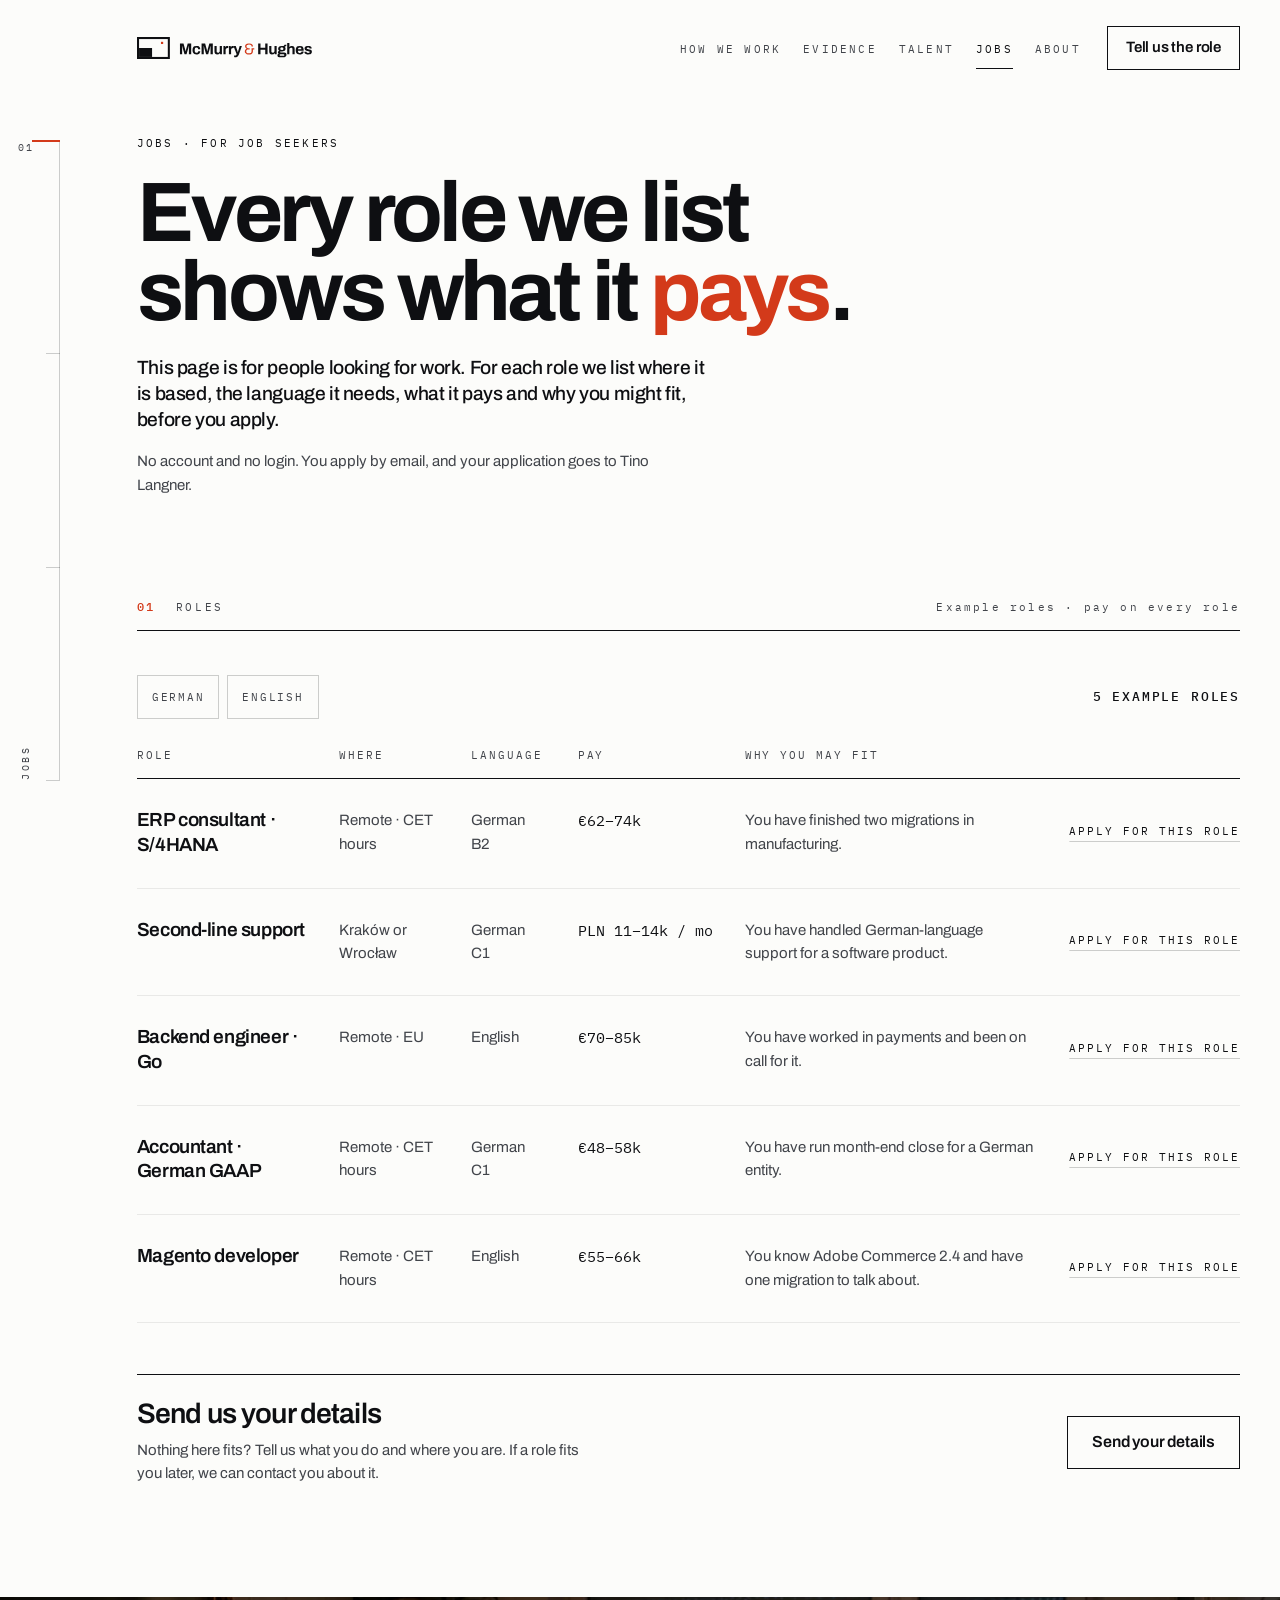
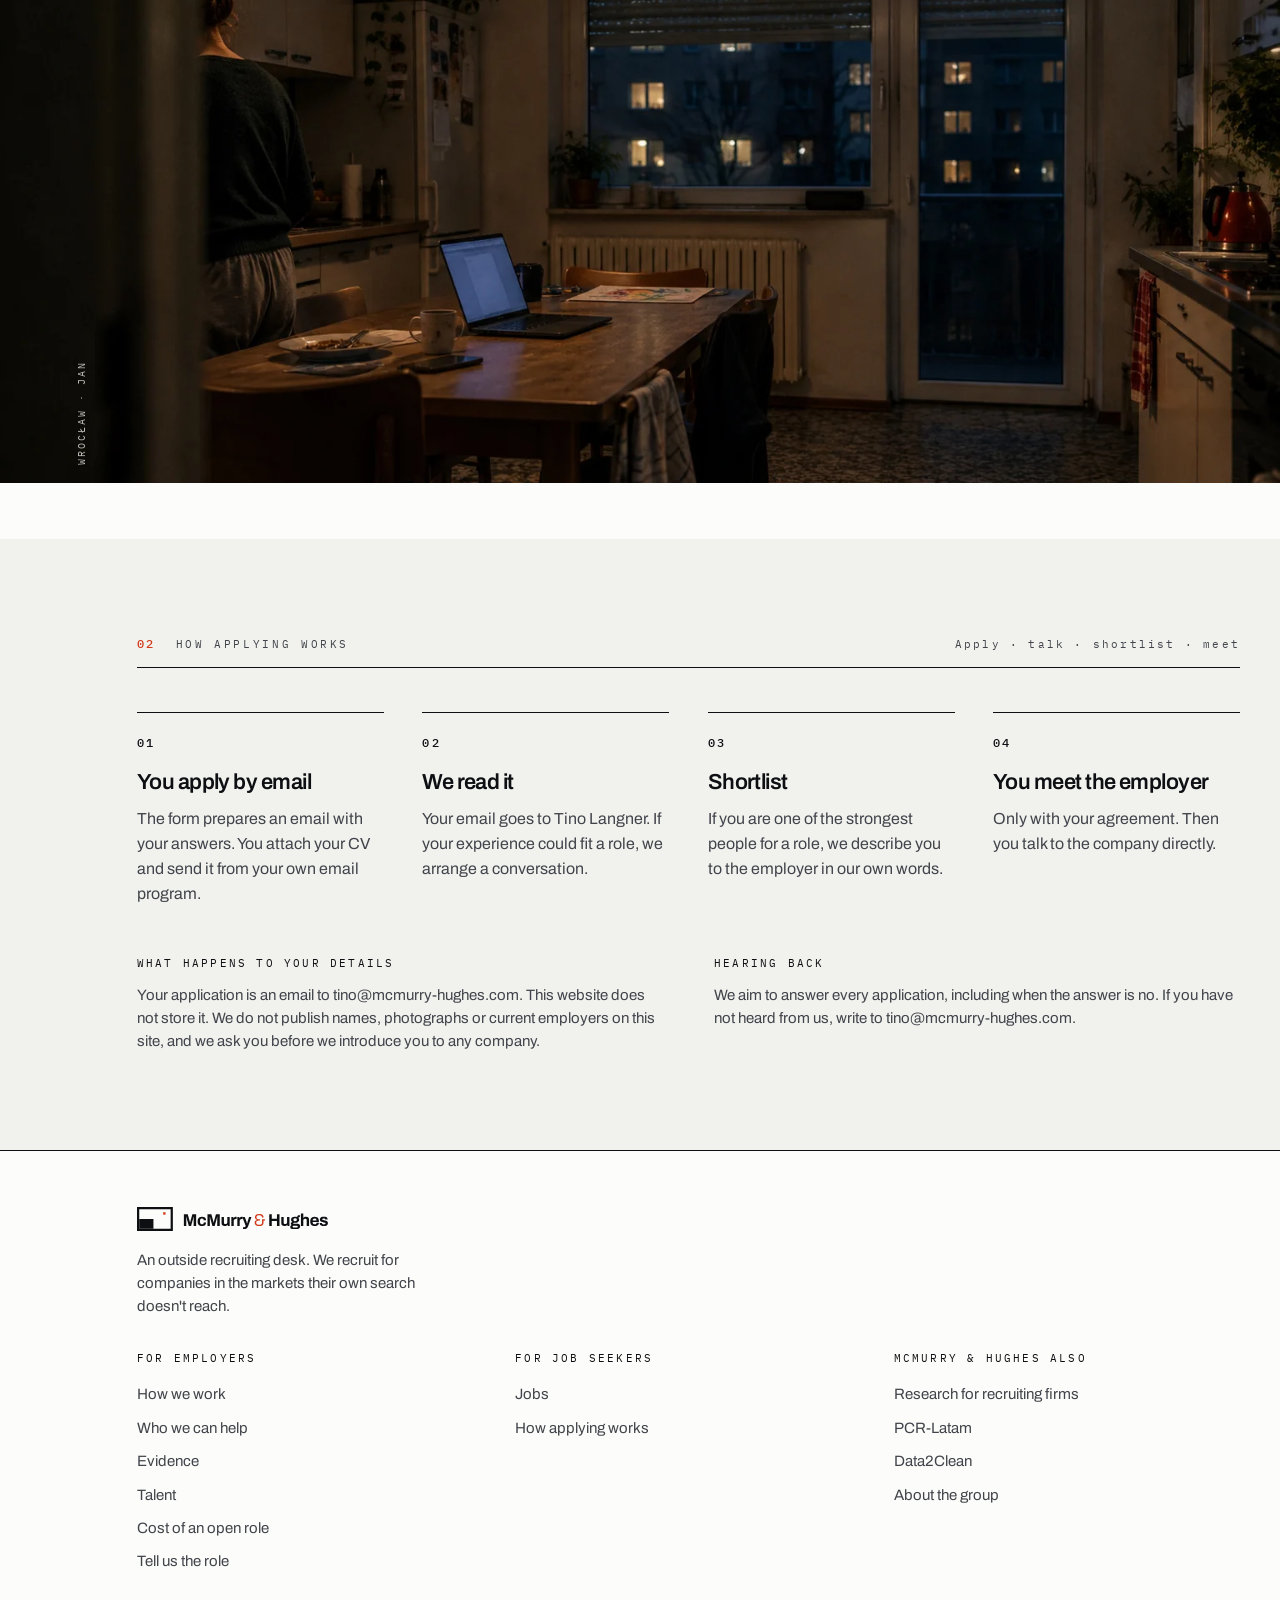
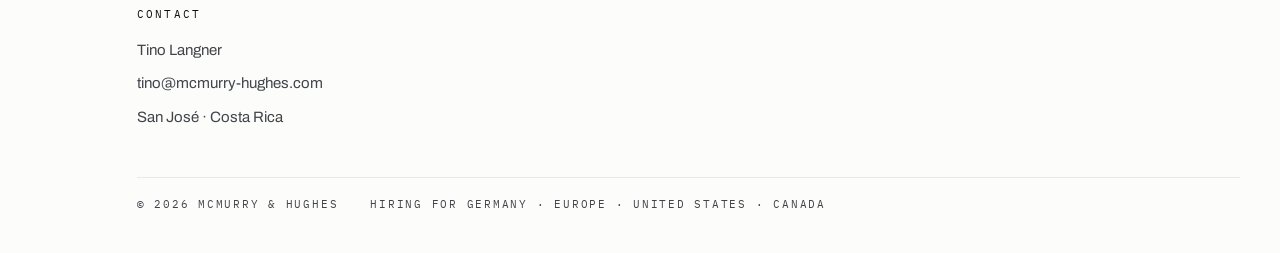
<file: jobs.html>
<!DOCTYPE html>
<html lang="en">
<head>
<meta charset="utf-8">
<meta name="viewport" content="width=device-width, initial-scale=1">
<title>Jobs · McMurry &amp; Hughes</title>
<meta name="description" content="For job seekers: how McMurry &amp; Hughes lists roles, with location, language and pay on the page, and how to apply.">
<link rel="canonical" href="https://www.mcmurry-hughes.com/jobs.html">

<meta property="og:type" content="website">
<meta property="og:site_name" content="McMurry &amp; Hughes">
<meta property="og:title" content="Jobs · McMurry &amp; Hughes">
<meta property="og:description" content="Every role we list shows what it pays.">
<meta property="og:url" content="https://www.mcmurry-hughes.com/jobs.html">
<meta property="og:image" content="https://www.mcmurry-hughes.com/assets/images/MH_photo_06-1536.jpg">
<meta property="og:locale" content="en_GB">
<meta name="twitter:card" content="summary_large_image">
<meta name="twitter:title" content="Jobs · McMurry &amp; Hughes">
<meta name="twitter:description" content="Every role we list shows what it pays.">
<meta name="twitter:image" content="https://www.mcmurry-hughes.com/assets/images/MH_photo_06-1536.jpg">
<meta name="theme-color" content="#FCFCFA">

<link rel="icon" href="favicon.ico" sizes="any">
<link rel="icon" href="assets/icons/MH_favicon.svg" type="image/svg+xml">
<link rel="apple-touch-icon" href="assets/icons/apple-touch-icon.png">

<link rel="preload" href="assets/fonts/Archivo-Bold.woff2" as="font" type="font/woff2" crossorigin>
<link rel="preload" href="assets/fonts/Archivo-Regular.woff2" as="font" type="font/woff2" crossorigin>
<link rel="preload" href="assets/fonts/IBM_Plex_Mono_400_normal.woff2" as="font" type="font/woff2" crossorigin>
<script>document.documentElement.classList.add('js')</script>
<link rel="stylesheet" href="css/main.css">
<link rel="stylesheet" href="css/components.css">
<link rel="stylesheet" href="css/responsive.css">
<link rel="stylesheet" href="css/motion.css">
<link rel="stylesheet" href="css/site.css">
<script type="application/ld+json">
{"@context":"https://schema.org","@type":"WebPage","name":"Jobs · McMurry & Hughes",
 "description":"Roles we are working on now, with the pay range on the page.",
 "publisher":{"@type":"Organization","name":"McMurry & Hughes","url":"https://www.mcmurry-hughes.com/"}}
</script>
<script type="module" src="js/main.js"></script>
</head>

<body class="page">
<a class="skip" href="#main">Skip to content</a>

<header class="nav">
  <div class="wrap nav__in">
    <a class="mark" href="index.html" aria-label="McMurry &amp; Hughes, home">
      <img class="mark__lockup" src="assets/icons/MH_lockup_horizontal.svg" width="176" height="22" alt="">
    </a>
    <nav class="nav__panel" id="nav-panel" aria-label="Primary">
      <ul class="nav__links">
        <li class="nav__group" aria-hidden="true">For employers</li>
        <li><a class="nav__link" href="how-we-work.html">How we work</a></li>
        <li><a class="nav__link" href="evidence.html">Evidence</a></li>
        <li><a class="nav__link" href="talent.html">Talent</a></li>
        <li class="nav__group" aria-hidden="true">For job seekers</li>
        <li class="nav__seek"><a class="nav__link" href="jobs.html" aria-current="page">Jobs</a></li>
        <li class="nav__group" aria-hidden="true">The company</li>
        <li class="nav__firms"><a class="nav__link" href="about.html">About</a></li>
        <li class="nav__cta"><a class="btn btn--primary btn--s" href="contact.html">Tell us the role</a></li>
      </ul>
    </nav>
    <button class="nav__toggle" type="button" aria-expanded="false" aria-controls="nav-panel">Menu</button>
  </div>
</header>
<div class="rail" aria-hidden="true">
  <span class="rail__n">01</span>
  <span class="rail__line"></span>
  <span class="rail__ticks"></span>
  <span class="rail__label"></span>
</div>

<main id="main">

<section class="section phead" id="jobs" data-rail="Jobs">
  <div class="wrap">
    <span class="label label--ink">Jobs · for job seekers</span>
    <h1 class="say say--xl" style="margin-top:22px">Every role we list shows what it <span class="hl">pays</span>.</h1>
    <p class="standfirst phead__sub">This page is for people looking for work. For each role we list where it is based, the language it needs, what it pays and why you might fit, before you apply.</p>
    <p class="small phead__more">No account and no login. You apply by email, and your application goes to Tino Langner.</p>
  </div>
</section>

<section class="section section--tight" id="roles" data-rail="The roles" data-jobs>
  <div class="wrap">
    <div class="shead" data-reveal><span class="shead__n">01</span><span class="shead__t">Roles</span><span class="shead__r">Example roles · pay on every role</span></div>

    <div class="jobs__bar">
      <div class="map__filters" role="group" aria-label="Filter by language">
        <button class="filter" type="button" data-lang="German" aria-pressed="false">German</button>
        <button class="filter" type="button" data-lang="English" aria-pressed="false">English</button>
      </div>
      <span class="count" aria-live="polite"><span data-jobs-count>5</span> <span data-jobs-noun>roles open</span></span>
    </div>

    <table class="jobs">
      <caption class="vh">Example roles</caption>
      <thead>
        <tr><th scope="col">Role</th><th scope="col">Where</th><th scope="col">Language</th><th scope="col">Pay</th><th scope="col">Why you may fit</th><th scope="col"><span class="vh">Action</span></th></tr>
      </thead>
      <tbody data-jobs-body></tbody>
    </table>

    <div class="jobs__general">
      <div>
        <h2 class="hd">Send us your details</h2>
        <p class="small" style="margin-top:10px">Nothing here fits? Tell us what you do and where you are. If a role fits you later, we can contact you about it.</p>
      </div>
      <button class="btn btn--primary" type="button" data-apply-general>Send your details</button>
    </div>
  </div>
</section>

<section class="section section--tight" id="kitchen" data-rail="The candidate side">
  <figure class="plate plate--half" data-reveal="wipe">
    <picture>
      <source type="image/webp" srcset="assets/images/MH_photo_06-640.webp 640w, assets/images/MH_photo_06-1024.webp 1024w, assets/images/MH_photo_06-1536.webp 1536w" sizes="100vw">
      <img src="assets/images/MH_photo_06-1536.jpg" width="1672" height="940" loading="lazy" decoding="async" alt="Wrocław in the evening: a kitchen table with an open laptop, someone standing at the counter nearby.">
    </picture>
    <figcaption class="plate__cap">Wrocław · Jan</figcaption>
  </figure>
</section>

<section class="section section--bone" id="how" data-rail="How applying works">
  <div class="wrap">
    <div class="shead" data-reveal><span class="shead__n">02</span><span class="shead__t">How applying works</span><span class="shead__r">Apply · talk · shortlist · meet</span></div>
    <h2 class="vh">How applying works</h2>
    <ol class="steps steps--4">
      <li class="step" data-reveal><span class="step__n">01</span><h3 class="step__h">You apply by email</h3><p>The form prepares an email with your answers. You attach your CV and send it from your own email program.</p></li>
      <li class="step" data-reveal><span class="step__n">02</span><h3 class="step__h">We read it</h3><p>Your email goes to Tino Langner. If your experience could fit a role, we arrange a conversation.</p></li>
      <li class="step" data-reveal><span class="step__n">03</span><h3 class="step__h">Shortlist</h3><p>If you are one of the strongest people for a role, we describe you to the employer in our own words.</p></li>
      <li class="step" data-reveal><span class="step__n">04</span><h3 class="step__h">You meet the employer</h3><p>Only with your agreement. Then you talk to the company directly.</p></li>
    </ol>
    <div class="cols cols--2" style="margin-top:48px">
      <div data-reveal>
        <span class="label label--ink">What happens to your details</span>
        <p class="small" style="margin-top:12px">Your application is an email to tino@mcmurry-hughes.com. This website does not store it. We do not publish names, photographs or current employers on this site, and we ask you before we introduce you to any company.</p>
      </div>
      <div data-reveal>
        <span class="label label--ink">Hearing back</span>
        <p class="small" style="margin-top:12px">We aim to answer every application, including when the answer is no. If you have not heard from us, write to <span style="user-select:all">tino@mcmurry-hughes.com</span>.</p>
      </div>
    </div>
  </div>
</section>

<dialog class="dialog" id="apply" aria-labelledby="apply-h" aria-describedby="apply-d">
  <div class="dialog__in">
    <button class="dialog__close" type="button">Close</button>
    <span class="label label--ink" data-ref>General application</span>
    <h2 class="hd" id="apply-h" style="margin-top:12px">Send your details</h2>
    <p class="small" id="apply-d" style="margin-top:12px">Your answers go into an email to Tino Langner. You attach your CV and send it yourself.</p>
    <form class="form" style="margin-top:28px" novalidate data-form data-subject="Application" data-attach="your CV"
         >
      <input type="hidden" name="role" value="General application">
      <div class="field"><label class="label" for="j-name">Name</label><input id="j-name" name="name" type="text" autocomplete="name" required><span class="field__err">Please add your name</span></div>
      <div class="field"><label class="label" for="j-email">Email</label><input id="j-email" name="email" type="email" autocomplete="email" required><span class="field__err">Please add a working email address</span></div>
      <div class="field"><label class="label" for="j-where">Where you are</label><input id="j-where" name="where" type="text" placeholder="City and time zone" required><span class="field__err">Please tell us where you are</span></div>
      <div class="field"><label class="label" for="j-why">What you do, and the kind of role you want</label><textarea id="j-why" name="why" rows="4" required></textarea><span class="field__err">A few lines is enough</span></div>
      <p class="form__how"><b>Attach your CV to the email before you send it.</b> A web page cannot add the file for you. Pressing the button opens a draft email to tino@mcmurry-hughes.com in your own email program. Nothing is sent until you send it.</p>
      <button class="btn btn--primary" type="submit">Prepare the email</button>
      <div class="form__status" role="status" aria-live="polite"></div>
    </form>
  </div>
</dialog>

</main>

<footer class="foot">
  <div class="wrap">
    <div class="foot__grid foot__grid--5">
      <div>
        <img class="foot__mark" src="assets/icons/MH_lockup_horizontal.svg" width="192" height="24" alt="McMurry &amp; Hughes">
        <p class="small foot__line">An outside recruiting desk. We recruit for companies in the markets their own search doesn't reach.</p>
      </div>
      <div>
        <span class="label label--ink">For employers</span>
        <div class="foot__list">
          <a href="how-we-work.html">How we work</a>
          <a href="how-we-work.html#fit">Who we can help</a>
          <a href="evidence.html">Evidence</a>
          <a href="talent.html">Talent</a>
          <a href="cost.html">Cost of an open role</a>
          <a href="contact.html">Tell us the role</a>
        </div>
      </div>
      <div>
        <span class="label label--ink">For job seekers</span>
        <div class="foot__list">
          <a href="jobs.html">Jobs</a>
          <a href="jobs.html#how">How applying works</a>
        </div>
      </div>
      <div>
        <span class="label label--ink">McMurry &amp; Hughes also</span>
        <div class="foot__list">
          <a href="recruiting-firms.html">Research for recruiting firms</a>
          <a href="https://pcr-latam.com/" target="_blank" rel="noopener">PCR-Latam</a>
          <a href="https://data2clean.com/" target="_blank" rel="noopener">Data2Clean</a>
          <a href="about.html">About the group</a>
        </div>
      </div>
      <div>
        <span class="label label--ink">Contact</span>
        <div class="foot__list">
          <span>Tino Langner</span>
          <span style="user-select:all">tino@mcmurry-hughes.com</span>
          <span>San José · Costa Rica</span>
        </div>
      </div>
    </div>
    <div class="foot__note">
      <span>&copy; 2026 McMurry &amp; Hughes</span>
      <span>Hiring for Germany · Europe · United States · Canada</span>
    </div>
  </div>
</footer>
</body>
</html>
</file>
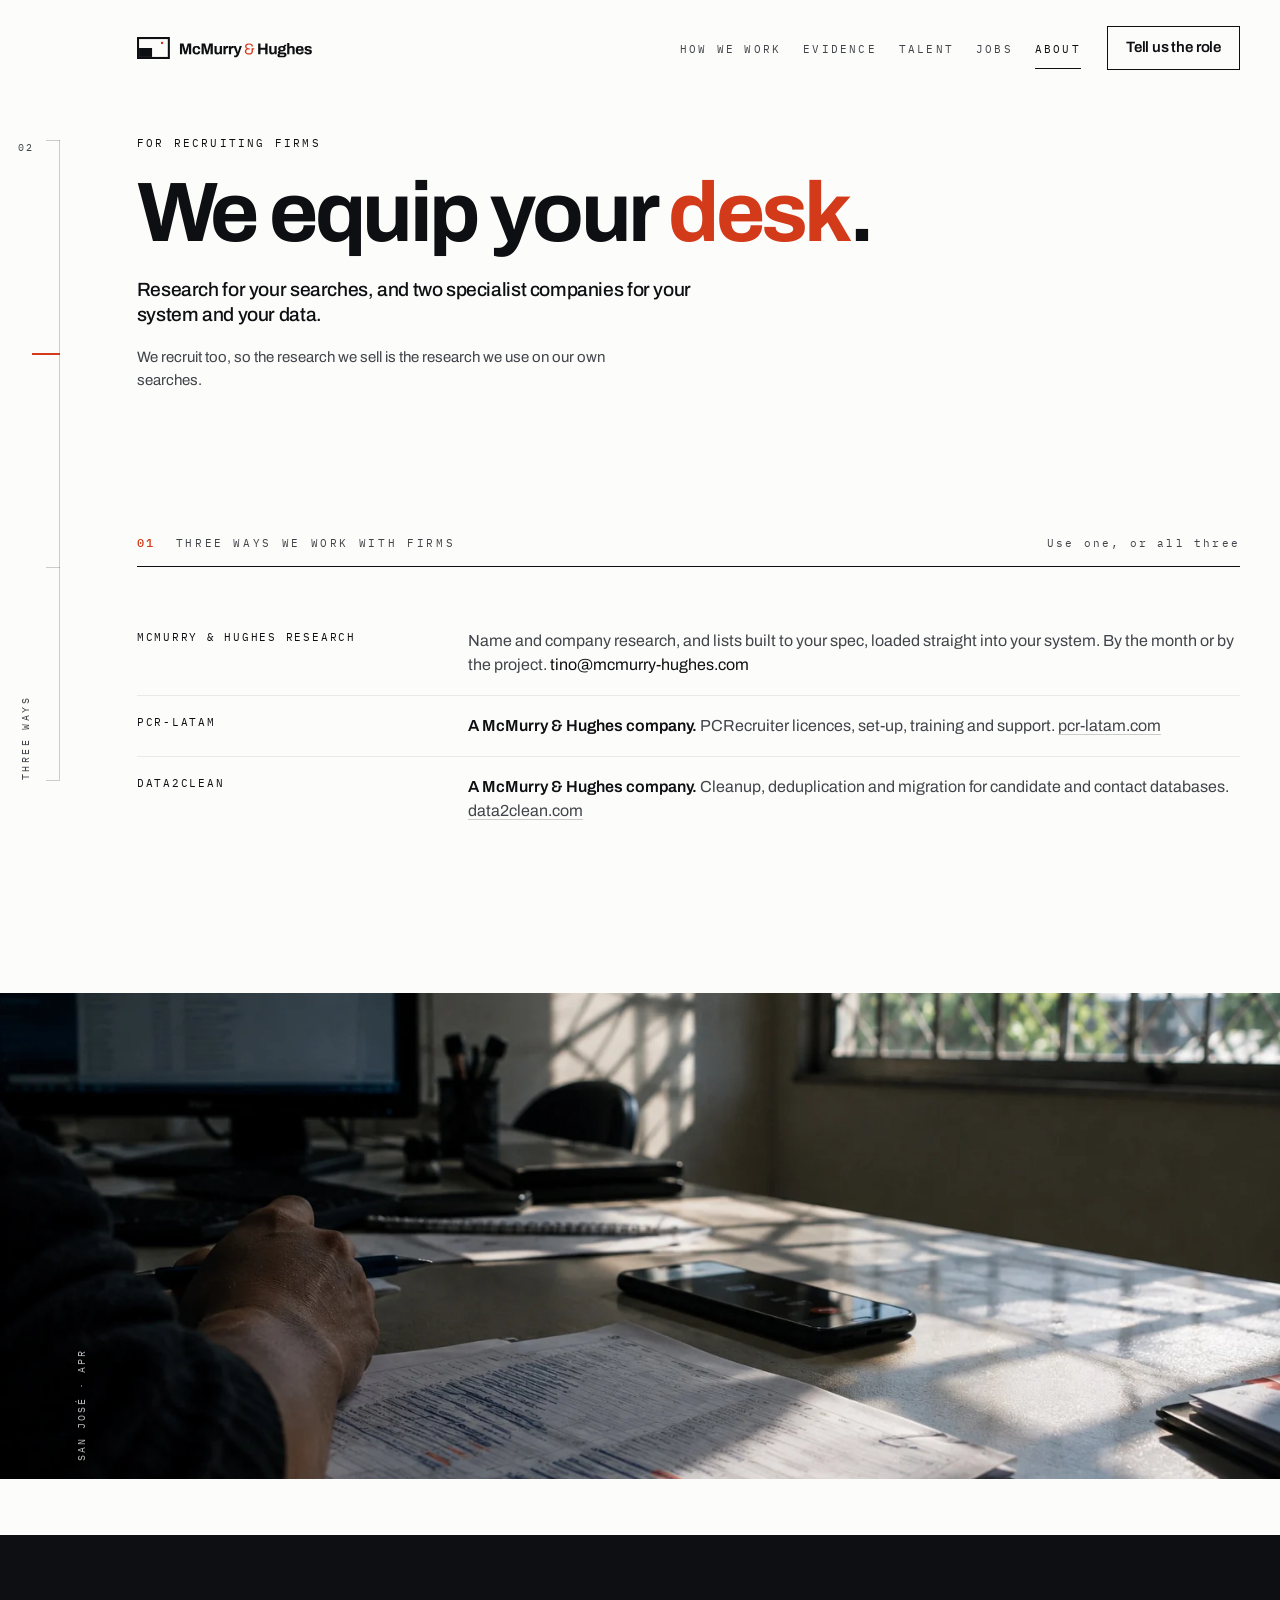
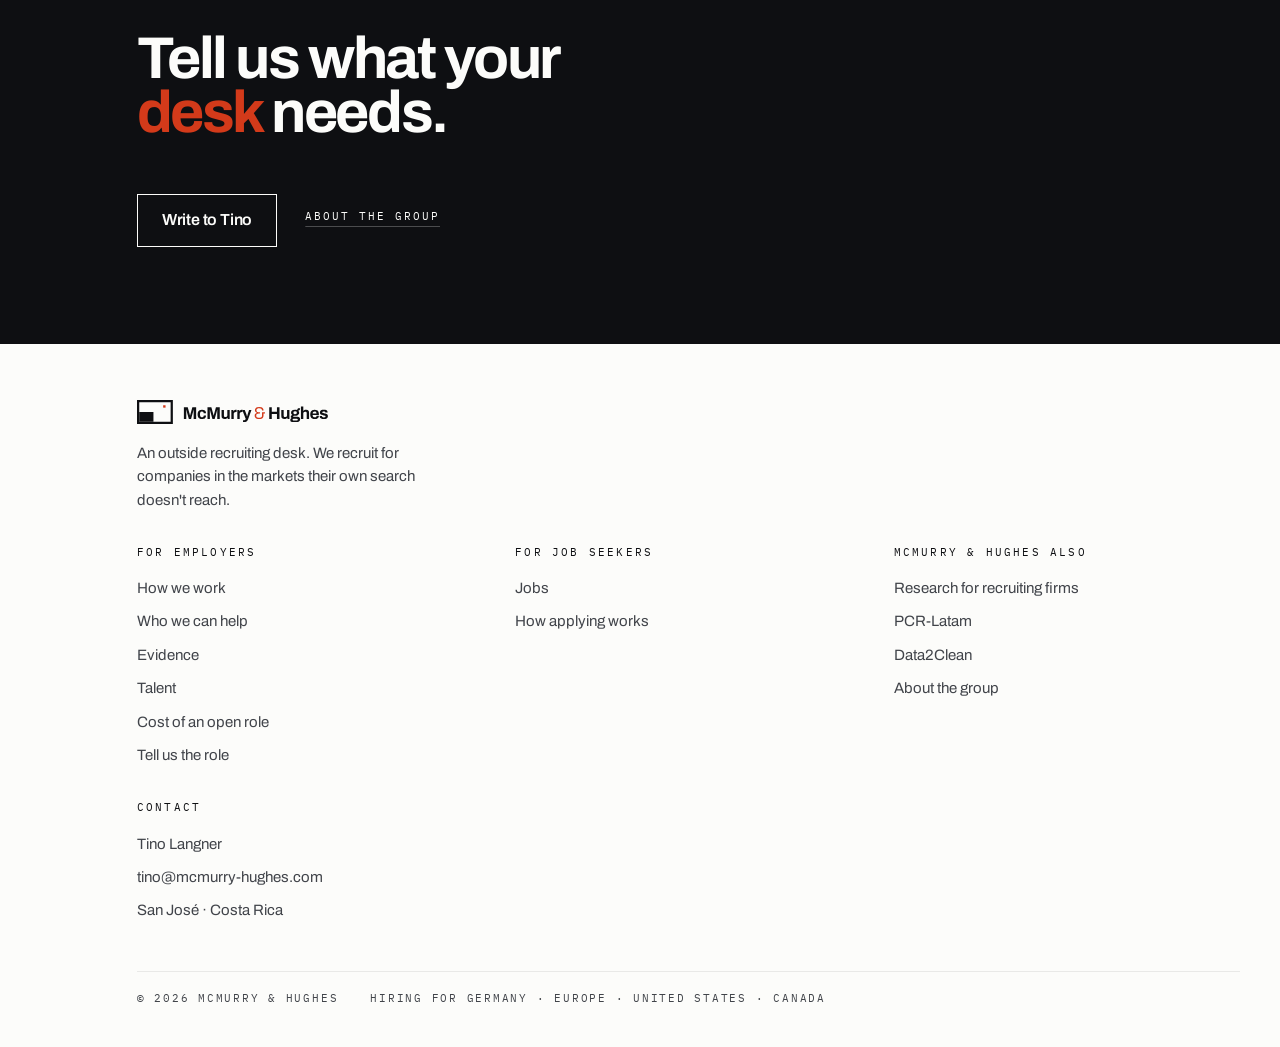
<file: recruiting-firms.html>
<!DOCTYPE html>
<html lang="en">
<head>
<meta charset="utf-8">
<meta name="viewport" content="width=device-width, initial-scale=1">
<title>For recruiting firms · McMurry &amp; Hughes</title>
<meta name="description" content="For recruiting firms: name and company research from McMurry &amp; Hughes, PCRecruiter from PCR-Latam, and database cleanup from Data2Clean.">
<link rel="canonical" href="https://www.mcmurry-hughes.com/recruiting-firms.html">

<meta property="og:type" content="website">
<meta property="og:site_name" content="McMurry &amp; Hughes">
<meta property="og:title" content="For recruiting firms · McMurry &amp; Hughes">
<meta property="og:description" content="We equip your desk: research, your system and your data.">
<meta property="og:url" content="https://www.mcmurry-hughes.com/recruiting-firms.html">
<meta property="og:image" content="https://www.mcmurry-hughes.com/assets/images/MH_photo_08-1536.jpg">
<meta property="og:locale" content="en_GB">
<meta name="twitter:card" content="summary_large_image">
<meta name="twitter:title" content="For recruiting firms · McMurry &amp; Hughes">
<meta name="twitter:description" content="We equip your desk: research, your system and your data.">
<meta name="twitter:image" content="https://www.mcmurry-hughes.com/assets/images/MH_photo_08-1536.jpg">
<meta name="theme-color" content="#FCFCFA">

<link rel="icon" href="favicon.ico" sizes="any">
<link rel="icon" href="assets/icons/MH_favicon.svg" type="image/svg+xml">
<link rel="apple-touch-icon" href="assets/icons/apple-touch-icon.png">

<link rel="preload" href="assets/fonts/Archivo-Bold.woff2" as="font" type="font/woff2" crossorigin>
<link rel="preload" href="assets/fonts/Archivo-Regular.woff2" as="font" type="font/woff2" crossorigin>
<link rel="preload" href="assets/fonts/IBM_Plex_Mono_400_normal.woff2" as="font" type="font/woff2" crossorigin>
<script>document.documentElement.classList.add('js')</script>
<link rel="stylesheet" href="css/main.css">
<link rel="stylesheet" href="css/components.css">
<link rel="stylesheet" href="css/responsive.css">
<link rel="stylesheet" href="css/motion.css">
<link rel="stylesheet" href="css/site.css">

<script type="module" src="js/main.js"></script>
</head>

<body class="page">
<a class="skip" href="#main">Skip to content</a>

<header class="nav">
  <div class="wrap nav__in">
    <a class="mark" href="index.html" aria-label="McMurry &amp; Hughes, home">
      <img class="mark__lockup" src="assets/icons/MH_lockup_horizontal.svg" width="176" height="22" alt="">
    </a>
    <nav class="nav__panel" id="nav-panel" aria-label="Primary">
      <ul class="nav__links">
        <li class="nav__group" aria-hidden="true">For employers</li>
        <li><a class="nav__link" href="how-we-work.html">How we work</a></li>
        <li><a class="nav__link" href="evidence.html">Evidence</a></li>
        <li><a class="nav__link" href="talent.html">Talent</a></li>
        <li class="nav__group" aria-hidden="true">For job seekers</li>
        <li class="nav__seek"><a class="nav__link" href="jobs.html">Jobs</a></li>
        <li class="nav__group" aria-hidden="true">The company</li>
        <li class="nav__firms"><a class="nav__link" href="about.html" aria-current="page">About</a></li>
        <li class="nav__cta"><a class="btn btn--primary btn--s" href="contact.html">Tell us the role</a></li>
      </ul>
    </nav>
    <button class="nav__toggle" type="button" aria-expanded="false" aria-controls="nav-panel">Menu</button>
  </div>
</header>
<div class="rail" aria-hidden="true">
  <span class="rail__n">01</span>
  <span class="rail__line"></span>
  <span class="rail__ticks"></span>
  <span class="rail__label"></span>
</div>

<main id="main">
<section class="section phead" id="firms" data-rail="For recruiting firms">
  <div class="wrap">
    <span class="label label--ink">For recruiting firms</span>
    <h1 class="say say--xl" style="margin-top:22px">We equip your <span class="hl">desk</span>.</h1>
    <p class="standfirst phead__sub">Research for your searches, and two specialist companies for your system and your data.</p>
    <p class="small phead__more">We recruit too, so the research we sell is the research we use on our own searches.</p>
  </div>
</section>

<section class="section" id="three" data-rail="Three ways">
  <div class="wrap">
    <div class="shead" data-reveal><span class="shead__n">01</span><span class="shead__t">Three ways we work with firms</span><span class="shead__r">Use one, or all three</span></div>
    <table class="ledger" data-reveal>
      <caption class="vh">What McMurry &amp; Hughes offers recruiting firms</caption>
      <tbody>
        <tr><td class="t">McMurry &amp; Hughes Research</td><td>Name and company research, and lists built to your spec, loaded straight into your system. By the month or by the project. <span style="user-select:all;color:var(--ink)">tino@mcmurry-hughes.com</span></td></tr>
        <tr><td class="t">PCR-Latam</td><td><b>A McMurry &amp; Hughes company.</b> PCRecruiter licences, set-up, training and support. <a class="link" href="https://pcr-latam.com/" target="_blank" rel="noopener">pcr-latam.com</a></td></tr>
        <tr><td class="t">Data2Clean</td><td><b>A McMurry &amp; Hughes company.</b> Cleanup, deduplication and migration for candidate and contact databases. <a class="link" href="https://data2clean.com/" target="_blank" rel="noopener">data2clean.com</a></td></tr>
      </tbody>
    </table>
  </div>
</section>

<section class="section section--tight" id="room" data-rail="The research room">
  <figure class="plate plate--half" data-reveal="wipe">
    <picture>
      <source type="image/webp" srcset="assets/images/MH_photo_08-640.webp 640w, assets/images/MH_photo_08-1024.webp 1024w, assets/images/MH_photo_08-1536.webp 1536w" sizes="100vw">
      <img src="assets/images/MH_photo_08-1536.jpg" width="1536" height="1024" decoding="async" alt="San José: a desk during research, a list on the screen and a printed page with notes beside it.">
    </picture>
    <figcaption class="plate__cap">San José · Apr</figcaption>
  </figure>
</section>

<section class="section section--ink promise" id="next" data-rail="Next step" data-rail-rev="true">
  <div class="wrap">
    <h2 class="say say--l">Tell us what your <span class="hl">desk</span> needs.</h2>
    <div class="btnrow promise__act">
      <a class="btn btn--primary btn--rev" href="mailto:tino@mcmurry-hughes.com?subject=Recruiting%20firm%20enquiry">Write to Tino</a>
      <a class="act act--rev" href="about.html">About the group</a>
    </div>
  </div>
</section>

</main>

<footer class="foot">
  <div class="wrap">
    <div class="foot__grid foot__grid--5">
      <div>
        <img class="foot__mark" src="assets/icons/MH_lockup_horizontal.svg" width="192" height="24" alt="McMurry &amp; Hughes">
        <p class="small foot__line">An outside recruiting desk. We recruit for companies in the markets their own search doesn't reach.</p>
      </div>
      <div>
        <span class="label label--ink">For employers</span>
        <div class="foot__list">
          <a href="how-we-work.html">How we work</a>
          <a href="how-we-work.html#fit">Who we can help</a>
          <a href="evidence.html">Evidence</a>
          <a href="talent.html">Talent</a>
          <a href="cost.html">Cost of an open role</a>
          <a href="contact.html">Tell us the role</a>
        </div>
      </div>
      <div>
        <span class="label label--ink">For job seekers</span>
        <div class="foot__list">
          <a href="jobs.html">Jobs</a>
          <a href="jobs.html#how">How applying works</a>
        </div>
      </div>
      <div>
        <span class="label label--ink">McMurry &amp; Hughes also</span>
        <div class="foot__list">
          <a href="recruiting-firms.html">Research for recruiting firms</a>
          <a href="https://pcr-latam.com/" target="_blank" rel="noopener">PCR-Latam</a>
          <a href="https://data2clean.com/" target="_blank" rel="noopener">Data2Clean</a>
          <a href="about.html">About the group</a>
        </div>
      </div>
      <div>
        <span class="label label--ink">Contact</span>
        <div class="foot__list">
          <span>Tino Langner</span>
          <span style="user-select:all">tino@mcmurry-hughes.com</span>
          <span>San José · Costa Rica</span>
        </div>
      </div>
    </div>
    <div class="foot__note">
      <span>&copy; 2026 McMurry &amp; Hughes</span>
      <span>Hiring for Germany · Europe · United States · Canada</span>
    </div>
  </div>
</footer>
</body>
</html>
</file>
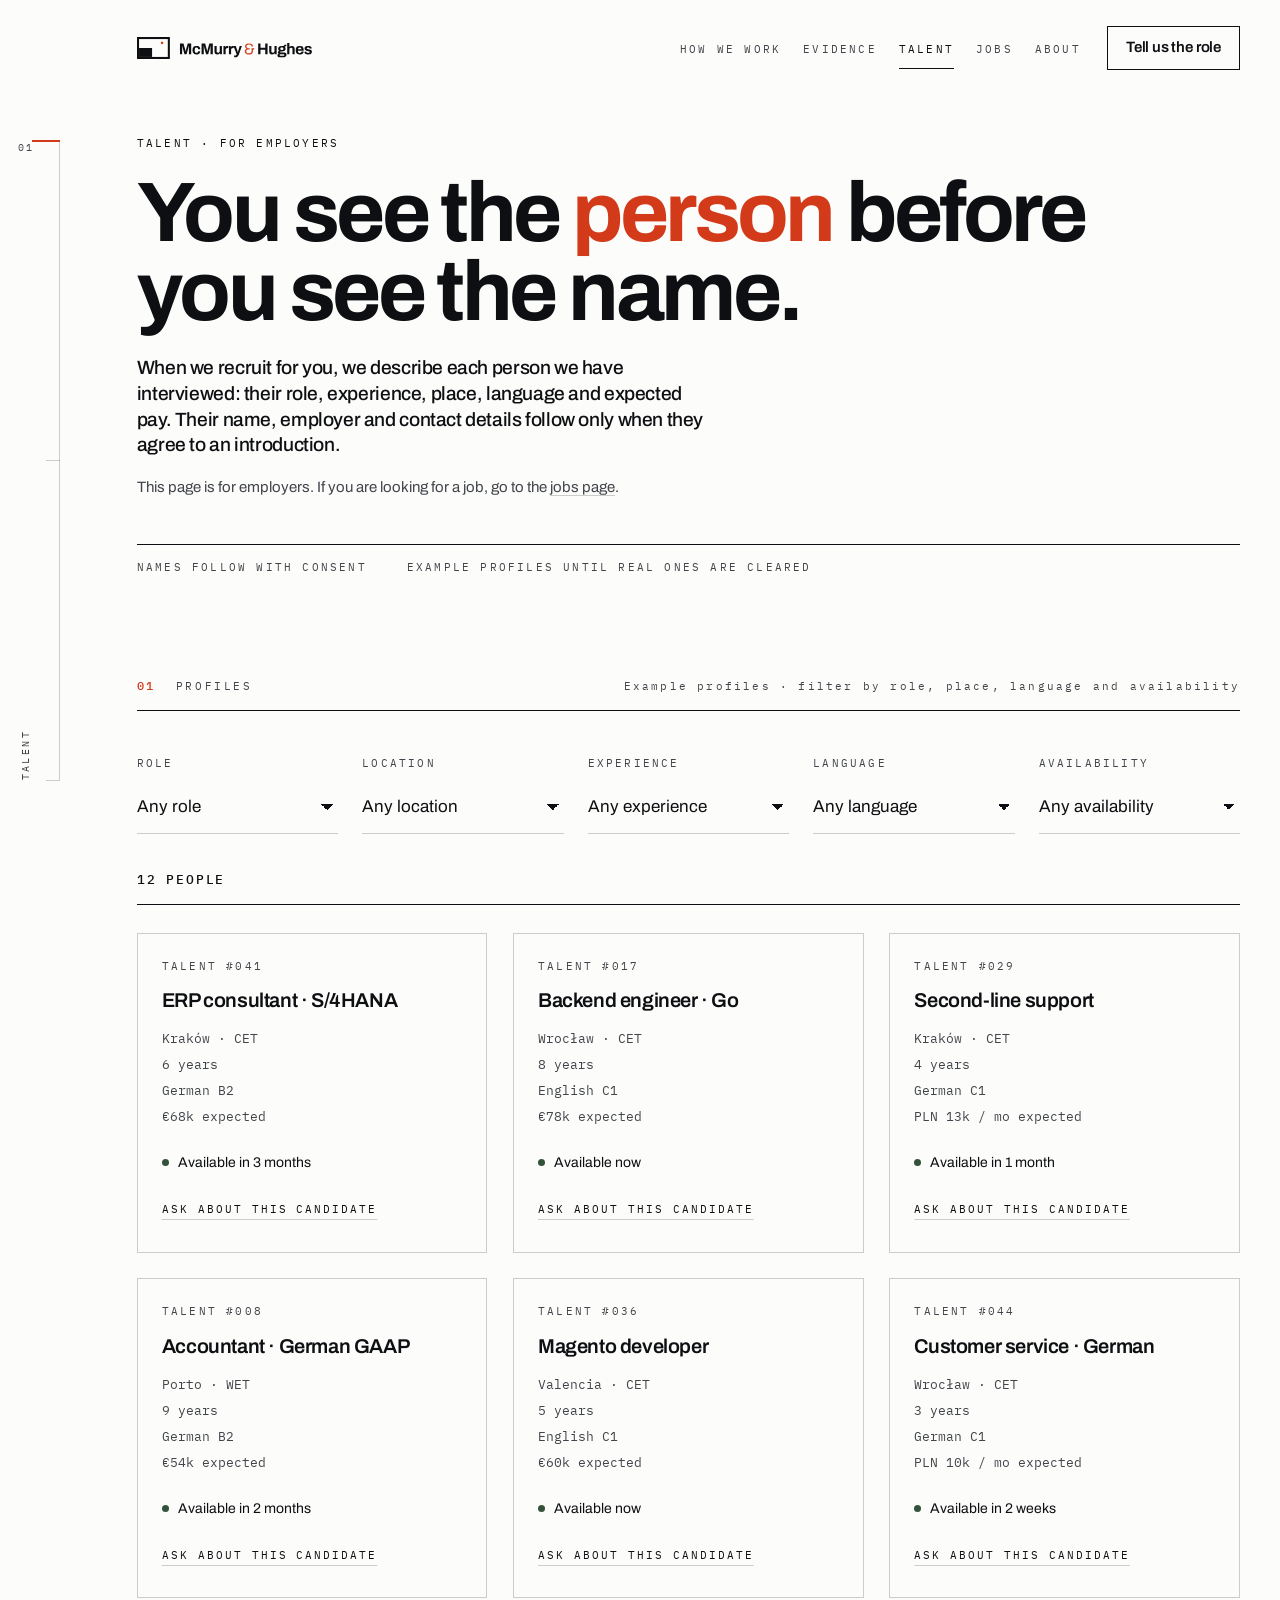
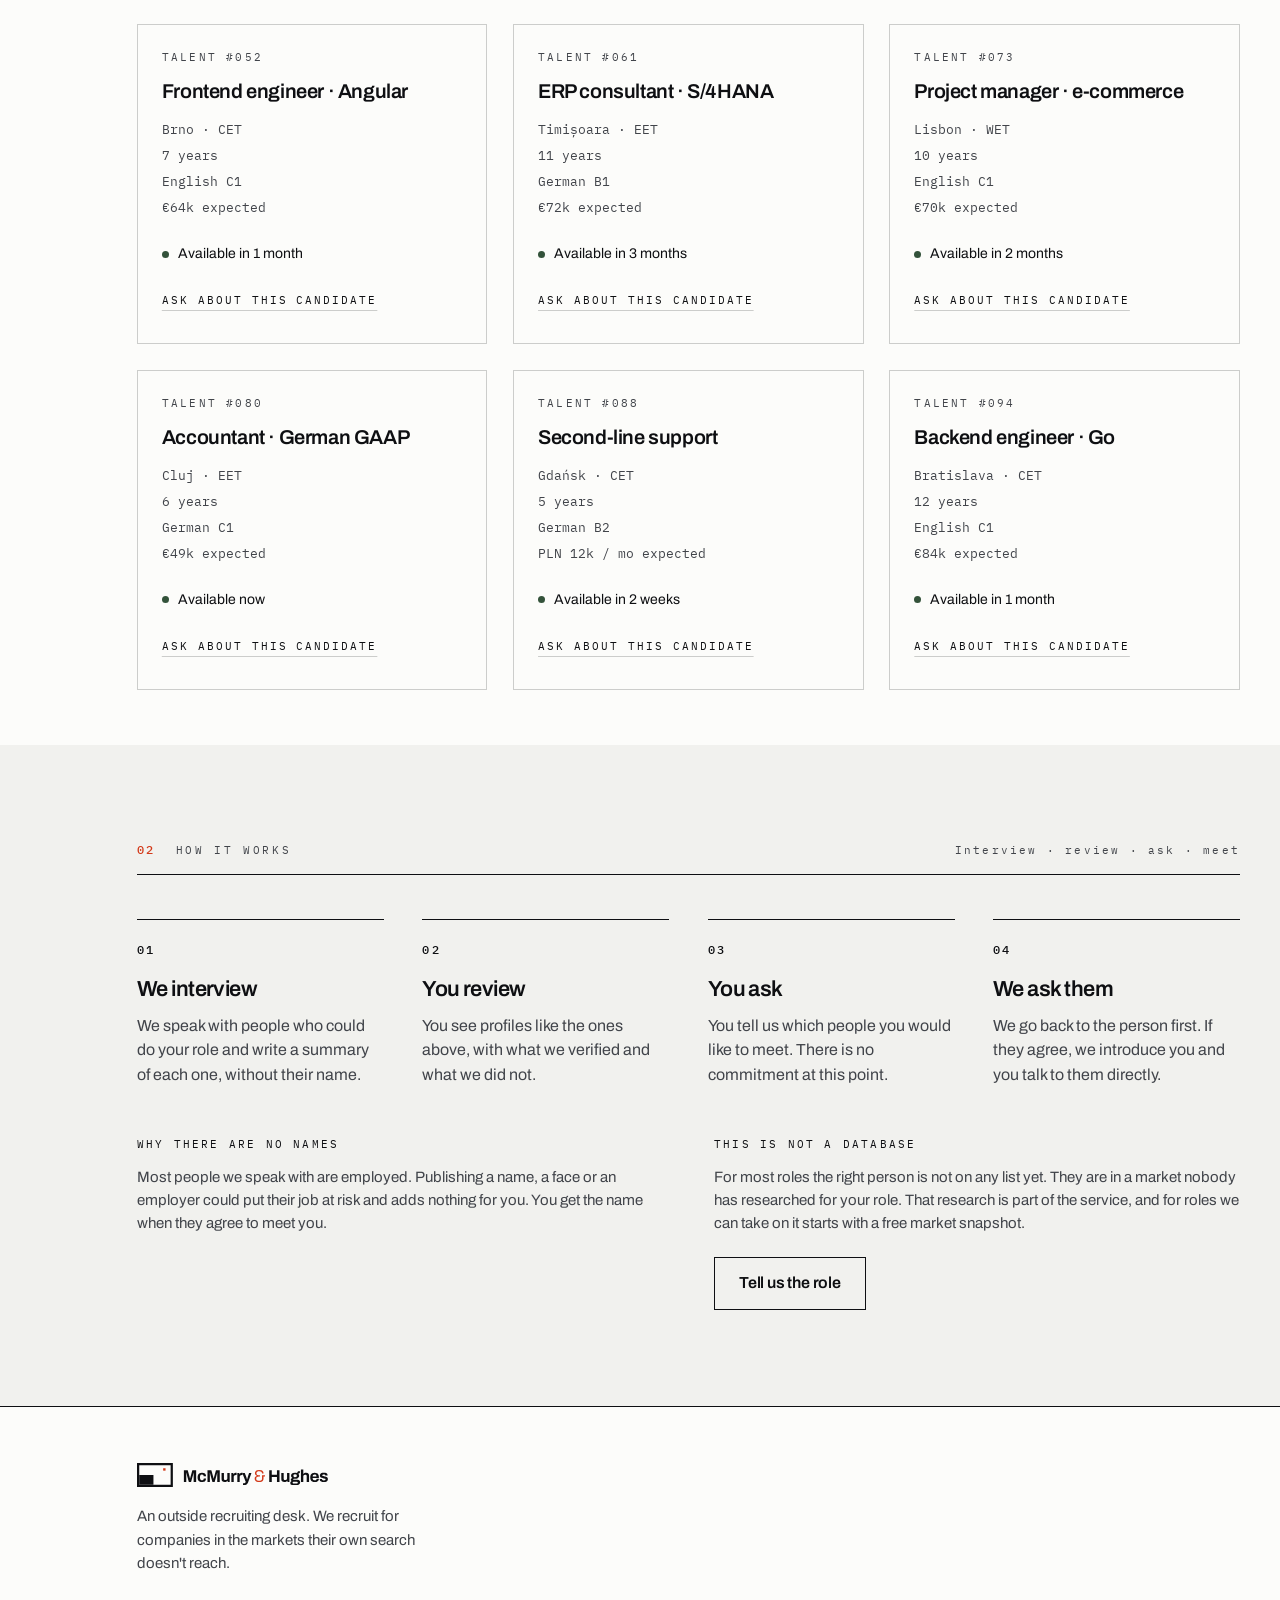
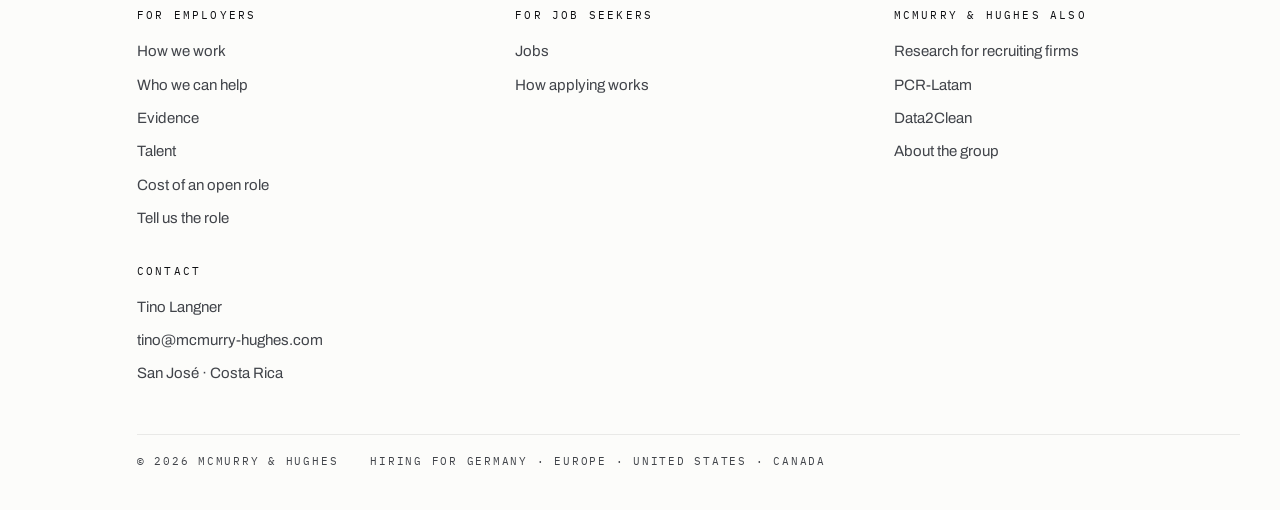
<file: talent.html>
<!DOCTYPE html>
<html lang="en">
<head>
<meta charset="utf-8">
<meta name="viewport" content="width=device-width, initial-scale=1">
<title>Talent · McMurry &amp; Hughes</title>
<meta name="description" content="For employers: how McMurry &amp; Hughes introduces people. You see their role, experience, place and expected pay first; the name follows when they agree to talk.">
<link rel="canonical" href="https://www.mcmurry-hughes.com/talent.html">

<meta property="og:type" content="website">
<meta property="og:site_name" content="McMurry &amp; Hughes">
<meta property="og:title" content="Talent · McMurry &amp; Hughes">
<meta property="og:description" content="You see the person before you see the name.">
<meta property="og:url" content="https://www.mcmurry-hughes.com/talent.html">
<meta property="og:image" content="https://www.mcmurry-hughes.com/assets/images/MH_photo_07-1536.jpg">
<meta property="og:locale" content="en_GB">
<meta name="twitter:card" content="summary_large_image">
<meta name="twitter:title" content="Talent · McMurry &amp; Hughes">
<meta name="twitter:description" content="You see the person before you see the name.">
<meta name="twitter:image" content="https://www.mcmurry-hughes.com/assets/images/MH_photo_07-1536.jpg">
<meta name="theme-color" content="#FCFCFA">

<link rel="icon" href="favicon.ico" sizes="any">
<link rel="icon" href="assets/icons/MH_favicon.svg" type="image/svg+xml">
<link rel="apple-touch-icon" href="assets/icons/apple-touch-icon.png">

<link rel="preload" href="assets/fonts/Archivo-Bold.woff2" as="font" type="font/woff2" crossorigin>
<link rel="preload" href="assets/fonts/Archivo-Regular.woff2" as="font" type="font/woff2" crossorigin>
<link rel="preload" href="assets/fonts/IBM_Plex_Mono_400_normal.woff2" as="font" type="font/woff2" crossorigin>
<script>document.documentElement.classList.add('js')</script>
<link rel="stylesheet" href="css/main.css">
<link rel="stylesheet" href="css/components.css">
<link rel="stylesheet" href="css/responsive.css">
<link rel="stylesheet" href="css/motion.css">
<link rel="stylesheet" href="css/site.css">

<script type="module" src="js/main.js"></script>
</head>

<body class="page">
<a class="skip" href="#main">Skip to content</a>

<header class="nav">
  <div class="wrap nav__in">
    <a class="mark" href="index.html" aria-label="McMurry &amp; Hughes, home">
      <img class="mark__lockup" src="assets/icons/MH_lockup_horizontal.svg" width="176" height="22" alt="">
    </a>
    <nav class="nav__panel" id="nav-panel" aria-label="Primary">
      <ul class="nav__links">
        <li class="nav__group" aria-hidden="true">For employers</li>
        <li><a class="nav__link" href="how-we-work.html">How we work</a></li>
        <li><a class="nav__link" href="evidence.html">Evidence</a></li>
        <li><a class="nav__link" href="talent.html" aria-current="page">Talent</a></li>
        <li class="nav__group" aria-hidden="true">For job seekers</li>
        <li class="nav__seek"><a class="nav__link" href="jobs.html">Jobs</a></li>
        <li class="nav__group" aria-hidden="true">The company</li>
        <li class="nav__firms"><a class="nav__link" href="about.html">About</a></li>
        <li class="nav__cta"><a class="btn btn--primary btn--s" href="contact.html">Tell us the role</a></li>
      </ul>
    </nav>
    <button class="nav__toggle" type="button" aria-expanded="false" aria-controls="nav-panel">Menu</button>
  </div>
</header>
<div class="rail" aria-hidden="true">
  <span class="rail__n">01</span>
  <span class="rail__line"></span>
  <span class="rail__ticks"></span>
  <span class="rail__label"></span>
</div>

<main id="main">

<section class="section phead" id="talent" data-rail="Talent">
  <div class="wrap">
    <span class="label label--ink">Talent · for employers</span>
    <h1 class="say say--xl" style="margin-top:22px">You see the <span class="hl">person</span> before you see the name.</h1>
    <p class="standfirst phead__sub">When we recruit for you, we describe each person we have interviewed: their role, experience, place, language and expected pay. Their name, employer and contact details follow only when they agree to an introduction.</p>
    <p class="small phead__more">This page is for employers. If you are looking for a job, go to the <a class="link" href="jobs.html">jobs page</a>.</p>
    <div class="phead__meta">
      <span class="label">Names follow with consent</span>
      <span class="label">Example profiles until real ones are cleared</span>
    </div>
  </div>
</section>

<section class="section section--tight" id="profiles" data-rail="The people" data-talent>
  <div class="wrap">
    <div class="shead" data-reveal><span class="shead__n">01</span><span class="shead__t">Profiles</span><span class="shead__r">Example profiles · filter by role, place, language and availability</span></div>

    <div class="cols cols--5 talent__filters" data-talent-filters></div>

    <div class="talent__bar">
      <span class="count" aria-live="polite"><span data-talent-count>12</span> people</span>
    </div>

    <h2 class="vh">Profiles</h2>
    <div class="talent" data-talent-grid></div>

    <div class="empty" data-talent-empty hidden>
      <p>Nobody here matches those filters yet. For most roles, the right person is not on this page until we research the market for it. <a class="link" href="contact.html">Tell us the role</a>.</p>
    </div>
  </div>
</section>

<section class="section section--bone" id="how" data-rail="How it works">
  <div class="wrap">
    <div class="shead" data-reveal><span class="shead__n">02</span><span class="shead__t">How it works</span><span class="shead__r">Interview · review · ask · meet</span></div>
    <h2 class="vh">How profiles work</h2>
    <ol class="steps steps--4">
      <li class="step" data-reveal><span class="step__n">01</span><h3 class="step__h">We interview</h3><p>We speak with people who could do your role and write a summary of each one, without their name.</p></li>
      <li class="step" data-reveal><span class="step__n">02</span><h3 class="step__h">You review</h3><p>You see profiles like the ones above, with what we verified and what we did not.</p></li>
      <li class="step" data-reveal><span class="step__n">03</span><h3 class="step__h">You ask</h3><p>You tell us which people you would like to meet. There is no commitment at this point.</p></li>
      <li class="step" data-reveal><span class="step__n">04</span><h3 class="step__h">We ask them</h3><p>We go back to the person first. If they agree, we introduce you and you talk to them directly.</p></li>
    </ol>
    <div class="cols cols--2" style="margin-top:48px">
      <div data-reveal>
        <span class="label label--ink">Why there are no names</span>
        <p class="small" style="margin-top:12px">Most people we speak with are employed. Publishing a name, a face or an employer could put their job at risk and adds nothing for you. You get the name when they agree to meet you.</p>
      </div>
      <div data-reveal>
        <span class="label label--ink">This is not a database</span>
        <p class="small" style="margin-top:12px">For most roles the right person is not on any list yet. They are in a market nobody has researched for your role. That research is part of the service, and for roles we can take on it starts with a free market snapshot.</p>
        <div class="btnrow" style="margin-top:22px"><a class="btn btn--primary" href="contact.html">Tell us the role</a></div>
      </div>
    </div>
  </div>
</section>

<dialog class="dialog" id="ask" aria-labelledby="ask-h" aria-describedby="ask-d">
  <div class="dialog__in">
    <button class="dialog__close" type="button">Close</button>
    <span class="label label--ink" data-ref>Talent</span>
    <h2 class="hd" id="ask-h" style="margin-top:12px">Ask about this candidate</h2>
    <p class="small" id="ask-d" style="margin-top:12px">We go back to the person before we introduce anyone. Tell us what you are hiring for.</p>
    <form class="form" style="margin-top:28px" novalidate data-form data-subject="Enquiry from the talent page"
         >
      <input type="hidden" name="profile" value="">
      <div class="field"><label class="label" for="a-name">Name</label><input id="a-name" name="name" type="text" autocomplete="name" required><span class="field__err">Please add your name</span></div>
      <div class="field"><label class="label" for="a-company">Company</label><input id="a-company" name="company" type="text" autocomplete="organization" required><span class="field__err">Please add your company</span></div>
      <div class="field"><label class="label" for="a-email">Email</label><input id="a-email" name="email" type="email" autocomplete="email" required><span class="field__err">Please add a working email address</span></div>
      <div class="field"><label class="label" for="a-role">The role you are hiring for</label><input id="a-role" name="role" type="text" required><span class="field__err">Please tell us the role</span></div>
      <p class="form__how">This opens a draft email to tino@mcmurry-hughes.com in your own email program. Nothing is sent until you send it. If you have a job description, you can attach it to that email.</p>
      <button class="btn btn--primary" type="submit">Prepare the email</button>
      <div class="form__status" role="status" aria-live="polite"></div>
    </form>
  </div>
</dialog>

</main>

<footer class="foot">
  <div class="wrap">
    <div class="foot__grid foot__grid--5">
      <div>
        <img class="foot__mark" src="assets/icons/MH_lockup_horizontal.svg" width="192" height="24" alt="McMurry &amp; Hughes">
        <p class="small foot__line">An outside recruiting desk. We recruit for companies in the markets their own search doesn't reach.</p>
      </div>
      <div>
        <span class="label label--ink">For employers</span>
        <div class="foot__list">
          <a href="how-we-work.html">How we work</a>
          <a href="how-we-work.html#fit">Who we can help</a>
          <a href="evidence.html">Evidence</a>
          <a href="talent.html">Talent</a>
          <a href="cost.html">Cost of an open role</a>
          <a href="contact.html">Tell us the role</a>
        </div>
      </div>
      <div>
        <span class="label label--ink">For job seekers</span>
        <div class="foot__list">
          <a href="jobs.html">Jobs</a>
          <a href="jobs.html#how">How applying works</a>
        </div>
      </div>
      <div>
        <span class="label label--ink">McMurry &amp; Hughes also</span>
        <div class="foot__list">
          <a href="recruiting-firms.html">Research for recruiting firms</a>
          <a href="https://pcr-latam.com/" target="_blank" rel="noopener">PCR-Latam</a>
          <a href="https://data2clean.com/" target="_blank" rel="noopener">Data2Clean</a>
          <a href="about.html">About the group</a>
        </div>
      </div>
      <div>
        <span class="label label--ink">Contact</span>
        <div class="foot__list">
          <span>Tino Langner</span>
          <span style="user-select:all">tino@mcmurry-hughes.com</span>
          <span>San José · Costa Rica</span>
        </div>
      </div>
    </div>
    <div class="foot__note">
      <span>&copy; 2026 McMurry &amp; Hughes</span>
      <span>Hiring for Germany · Europe · United States · Canada</span>
    </div>
  </div>
</footer>
</body>
</html>
</file>
<file: css/main.css>
/* =========================================================================
   McMURRY & HUGHES — main.css
   Foundations: fonts, tokens, base type, layout, rail, navigation, footer.

   THE THREE RULES THIS FILE IS BUILT TO PROTECT
   1  GREY IS SEMANTIC. --field / --grey mean "the market a company is already
      searching". They are never a panel, a card, a section ground or a stripe.
      There is no rule in this stylesheet that fills a container with grey.
   2  VERMILION IS ONE PERSON outside that search. It is a marker, a hairline
      and a flag on an unmeasured field. It is never a button fill, never body
      copy, never on a photograph.
   3  TWO FAMILIES, NO THIRD. Archivo + IBM Plex Mono, self-hosted, latin and
      latin-ext. The ext subsets are not optional: Kraków and Wrocław are set
      correctly and a missing subset substitutes a serif silently.
   Target ratio across the site: ~90% paper, ~7% ink, ~2% grey, ~1% vermilion.
   ========================================================================= */

/* ── 01 · TYPE ─────────────────────────────────────────────────────────── */

@font-face{font-family:'Archivo';src:url('../assets/fonts/Archivo-Regular.woff2') format('woff2');font-weight:400;font-style:normal;font-display:swap}
@font-face{font-family:'Archivo';src:url('../assets/fonts/Archivo-Medium.woff2') format('woff2');font-weight:500;font-style:normal;font-display:swap}
@font-face{font-family:'Archivo';src:url('../assets/fonts/Archivo-SemiBold.woff2') format('woff2');font-weight:600;font-style:normal;font-display:swap}
@font-face{font-family:'Archivo';src:url('../assets/fonts/Archivo-Bold.woff2') format('woff2');font-weight:700;font-style:normal;font-display:swap}
@font-face{font-family:'PlexMono';src:url('../assets/fonts/IBM_Plex_Mono_400_normal.woff2') format('woff2');font-weight:400;font-style:normal;font-display:swap}
@font-face{font-family:'PlexMono';src:url('../assets/fonts/IBM_Plex_Mono_500_normal.woff2') format('woff2');font-weight:500;font-style:normal;font-display:swap}

/* latin-ext — required for Kraków, Wrocław, São, façade */
@font-face{font-family:'Archivo';src:url('../assets/fonts/Archivo-Regular-ext.woff2') format('woff2');font-weight:400;font-style:normal;font-display:swap;unicode-range:U+0100-02BA,U+02BD-02C5,U+02C7-02CC,U+02CE-02D7,U+02DD-02FF,U+0304,U+0308,U+0329,U+1D00-1DBF,U+1E00-1E9F,U+1EF2-1EFF,U+2020,U+20A0-20AB,U+20AD-20C0,U+2113,U+2C60-2C7F,U+A720-A7FF}
@font-face{font-family:'Archivo';src:url('../assets/fonts/Archivo-Medium-ext.woff2') format('woff2');font-weight:500;font-style:normal;font-display:swap;unicode-range:U+0100-02BA,U+02BD-02C5,U+02C7-02CC,U+02CE-02D7,U+02DD-02FF,U+0304,U+0308,U+0329,U+1D00-1DBF,U+1E00-1E9F,U+1EF2-1EFF,U+2020,U+20A0-20AB,U+20AD-20C0,U+2113,U+2C60-2C7F,U+A720-A7FF}
@font-face{font-family:'Archivo';src:url('../assets/fonts/Archivo-SemiBold-ext.woff2') format('woff2');font-weight:600;font-style:normal;font-display:swap;unicode-range:U+0100-02BA,U+02BD-02C5,U+02C7-02CC,U+02CE-02D7,U+02DD-02FF,U+0304,U+0308,U+0329,U+1D00-1DBF,U+1E00-1E9F,U+1EF2-1EFF,U+2020,U+20A0-20AB,U+20AD-20C0,U+2113,U+2C60-2C7F,U+A720-A7FF}
@font-face{font-family:'Archivo';src:url('../assets/fonts/Archivo-Bold-ext.woff2') format('woff2');font-weight:700;font-style:normal;font-display:swap;unicode-range:U+0100-02BA,U+02BD-02C5,U+02C7-02CC,U+02CE-02D7,U+02DD-02FF,U+0304,U+0308,U+0329,U+1D00-1DBF,U+1E00-1E9F,U+1EF2-1EFF,U+2020,U+20A0-20AB,U+20AD-20C0,U+2113,U+2C60-2C7F,U+A720-A7FF}
@font-face{font-family:'PlexMono';src:url('../assets/fonts/IBM_Plex_Mono_400_ext.woff2') format('woff2');font-weight:400;font-style:normal;font-display:swap;unicode-range:U+0100-02BA,U+02BD-02C5,U+02C7-02CC,U+02CE-02D7,U+02DD-02FF,U+0304,U+0308,U+0329,U+1D00-1DBF,U+1E00-1E9F,U+1EF2-1EFF,U+2020,U+20A0-20AB,U+20AD-20C0,U+2113,U+2C60-2C7F,U+A720-A7FF}
@font-face{font-family:'PlexMono';src:url('../assets/fonts/IBM_Plex_Mono_500_ext.woff2') format('woff2');font-weight:500;font-style:normal;font-display:swap;unicode-range:U+0100-02BA,U+02BD-02C5,U+02C7-02CC,U+02CE-02D7,U+02DD-02FF,U+0304,U+0308,U+0329,U+1D00-1DBF,U+1E00-1E9F,U+1EF2-1EFF,U+2020,U+20A0-20AB,U+20AD-20C0,U+2113,U+2C60-2C7F,U+A720-A7FF}

/* ── 02 · TOKENS ───────────────────────────────────────────────────────── */

:root{
  /* palette — MH_colour-specification.txt, edition 1.0 */
  --paper:#FCFCFA;          /* ground, no meaning of its own */
  --bone:#F1F1EE;           /* second ground, structural only */
  --field:#E4E4E0;          /* THE SEARCHED MARKET — semantic */
  --grey:#9A9A96;           /* the same, at small scale — semantic */
  --ink:#0E0F12;            /* fact: type, rules, boundaries */
  --verm:#D33A1A;           /* one person outside the search */
  --slate:#41444A;          /* body copy */
  --mid:#7B7F85;            /* labels */
  /* interface only, never marketing */
  --confirmed:#33523A;      /* the availability dot */
  --error:#9C2410;
  --pending:#7E6416;

  --hair:rgba(14,15,18,.20);
  --hairsoft:rgba(14,15,18,.08);
  --hair-rev:rgba(252,252,250,.26);
  --hairsoft-rev:rgba(252,252,250,.12);

  --A:'Archivo';
  --M:'PlexMono';

  /* spatial system — the page rail is 26mm in print; 72px on screen */
  --rail:72px;
  /* the content column's outer edge on wide screens — the rail and full-bleed
     captions sit on it, so nothing floats away from what it labels */
  --wrapmax:1560px;
  --railgap:clamp(56px,6vw,96px);   /* air between the rail and the column */
  --edge:max(0px, calc((100vw - var(--sbw, 0px) - var(--wrapmax)) / 2));   /* --sbw: scrollbar, set by main.js */
  --gutter:24px;
  --measure:64ch;
  --band:clamp(64px,7.5vw,120px);  /* vertical rhythm between sections */

  /* motion — slow, controlled, no bounce anywhere in the system */
  --ease:cubic-bezier(.22,.61,.36,1);
  --ease-depth:cubic-bezier(.33,.9,.28,1);
  --t-fast:.12s;            /* hover: colour only, 120 ms, linear (brand book part eight) */
  --t:.52s;
  --t-slow:.9s;
}

/* ── 03 · RESET & BASE ─────────────────────────────────────────────────── */

*,*::before,*::after{box-sizing:border-box}
html{-webkit-text-size-adjust:100%}
body,h1,h2,h3,h4,p,figure,blockquote,dl,dd,ul,ol{margin:0}
ul,ol{padding:0;list-style:none}
img,svg{display:block;max-width:100%}
button,input,select,textarea{font:inherit;color:inherit}

html{scroll-behavior:smooth;scroll-padding-top:88px}   /* anchors land below the fixed nav */
body{
  background:var(--paper);
  color:var(--ink);
  font-family:var(--A);
  font-weight:400;
  font-size:17px;
  line-height:1.56;
  -webkit-font-smoothing:antialiased;
  text-rendering:optimizeLegibility;
  overflow-x:hidden;
}

::selection{background:var(--ink);color:var(--paper)}

/* Focus: a visible ink offset rule. Never removed, never a glow. */
:focus-visible{
  outline:2px solid var(--ink);
  outline-offset:3px;
}
.ink :focus-visible,.section--ink :focus-visible{outline-color:var(--paper)}

.skip{
  position:absolute;left:-9999px;top:0;z-index:200;
  background:var(--ink);color:var(--paper);padding:14px 20px;
  font-family:var(--M);font-size:12px;letter-spacing:.18em;text-transform:uppercase;
}
.skip:focus{left:0}

/* visually hidden, but present for screen readers and for heading order */
.vh{
  position:absolute;width:1px;height:1px;margin:-1px;padding:0;
  overflow:hidden;clip-path:inset(50%);white-space:nowrap;border:0;
}

/* ── 04 · TYPE SCALE ───────────────────────────────────────────────────── */

.say{font-weight:700;letter-spacing:-.042em;line-height:.93;text-wrap:balance}
.say--xl{font-size:clamp(38px,6.6vw,88px)}
.say--l {font-size:clamp(32px,4.6vw,64px)}
.say--m {font-size:clamp(27px,3.2vw,44px)}
.say--s {font-size:clamp(23px,2.3vw,32px)}

.hd{font-weight:600;letter-spacing:-.03em;line-height:1.06;font-size:clamp(23px,2.2vw,34px);text-wrap:balance}
.hd--s{font-size:clamp(19px,1.5vw,23px);letter-spacing:-.026em;line-height:1.14}

.standfirst{
  font-weight:500;font-size:clamp(18px,1.5vw,21px);
  letter-spacing:-.02em;line-height:1.34;color:var(--ink);
  max-width:42ch;
}

p{color:var(--slate);max-width:var(--measure)}
p + p{margin-top:1.1em}
p b,strong{font-weight:600;color:var(--ink)}
.lede{font-size:19px;line-height:1.5;color:var(--slate);max-width:56ch}
.small{font-size:15px;line-height:1.55}

a{color:inherit;text-decoration:none}
.link{
  border-bottom:1px solid var(--hair);
  transition:border-color var(--t-fast) linear;
}
.link:hover{border-color:var(--ink)}
.section--ink .link{border-bottom-color:var(--hair-rev)}
.section--ink .link:hover{border-bottom-color:var(--paper)}

/* label / figure / caption — always Plex Mono */
.label{
  font-family:var(--M);font-weight:400;font-size:11px;
  letter-spacing:.2em;text-transform:uppercase;color:var(--slate);
  display:block;
}
/* VERMILION IN TYPE. Used sparingly, and only for words about the people
   outside the search or the reach beyond it — one phrase per statement at
   most, and only at statement size, where it passes contrast comfortably.
   Section and step indexes carry it too, as the book's page rail does. */
.hl{color:var(--verm);white-space:nowrap}   /* a highlighted phrase never breaks */

/* Small type is never vermilion (colour specification: 18px regular or
   14px semibold and above). A label or caption about the people outside the
   search carries a vermilion square instead — the person marker itself —
   and one about the searched market carries a grey one. */
.label--v,.caption--v{color:var(--slate)}
.label--v::before,.caption--v::before,.caption--g::before{
  content:"";display:inline-block;width:7px;height:7px;margin-right:9px;vertical-align:1px;
  background:var(--verm);
}
.caption--g::before{background:var(--grey)}
.label--ink{color:var(--ink)}
.figure{font-family:var(--M);font-weight:500;font-variant-numeric:tabular-nums lining-nums;letter-spacing:-.01em}
.caption{font-family:var(--M);font-size:11px;line-height:1.7;letter-spacing:.14em;text-transform:uppercase;color:var(--slate)}
.mono{font-family:var(--M);font-variant-numeric:tabular-nums lining-nums}
.v{color:var(--verm)}

.rule{height:1px;background:var(--ink);border:0}
.hairline{height:1px;background:var(--hair);border:0}
.hairline--soft{height:1px;background:var(--hairsoft);border:0}

/* ── 05 · LAYOUT ───────────────────────────────────────────────────────── */

.page{position:relative}

.wrap{
  width:100%;
  max-width:1560px;
  margin-inline:auto;
  padding-inline:var(--gutter);
}
@media (min-width:1024px){
  .wrap{padding-left:calc(var(--rail) + var(--railgap));padding-right:56px}
}

.section{padding-block:var(--band);position:relative}
.section--tight{padding-block:calc(var(--band) * .58)}
.section--flush{padding-block:0}
.section--bone{background:var(--bone)}
.section--ink{background:var(--ink);color:var(--paper)}
.section--ink p,.section--ink .lede{color:rgba(252,252,250,.74)}
.section--ink .label{color:rgba(252,252,250,.55)}
.section--ink .label--v{color:rgba(252,252,250,.72)}
.section--ink .rule{background:rgba(252,252,250,.55)}
.section--ink .hairline{background:var(--hair-rev)}
.section--ink .hairline--soft{background:var(--hairsoft-rev)}

/* section head: mono index + rule, the book's running head translated */
.shead{
  position:relative;display:flex;align-items:baseline;gap:20px;
  padding-bottom:14px;margin-bottom:44px;
  border-bottom:1px solid var(--ink);
}
.section--ink .shead{border-bottom-color:rgba(252,252,250,.55)}
.shead__n{font-family:var(--M);font-weight:500;font-size:12px;letter-spacing:.2em;color:var(--verm);flex:none}
.shead__t{font-family:var(--M);font-size:11px;letter-spacing:.24em;text-transform:uppercase;color:var(--slate)}
.shead__r{margin-left:auto;font-family:var(--M);font-size:11px;letter-spacing:.2em;color:var(--slate);text-align:right}

.cols{display:grid;gap:clamp(28px,4vw,72px)}
.cols--2{grid-template-columns:repeat(2,1fr)}
.cols--3{grid-template-columns:repeat(3,1fr)}
.cols--4{grid-template-columns:repeat(4,1fr)}
.cols--5{grid-template-columns:repeat(5,1fr)}
.cols--aside{grid-template-columns:minmax(0,1fr) minmax(260px,320px)}
.cols--lead{grid-template-columns:minmax(0,1.35fr) minmax(0,1fr)}
/* THE SPLIT. The statement and its qualifications hold still on the left
   while the evidence scrolls past on the right, so neither column is ever
   half empty. The left side is sticky only where there is room for it. */
.split{display:grid;grid-template-columns:minmax(0,5fr) minmax(0,7fr);gap:clamp(32px,6vw,104px);align-items:start}
.split__side{position:sticky;top:112px;display:flex;flex-direction:column;gap:24px;align-items:flex-start}
.split__side .say{max-width:14ch}
.split__note{max-width:40ch}
.split__aside{padding-top:22px;border-top:1px solid var(--hair);width:100%}

.stack-s > * + *{margin-top:12px}
.stack   > * + *{margin-top:24px}
.stack-l > * + *{margin-top:44px}

/* ── 06 · THE RAIL (search trace) ──────────────────────────────────────── */
/* The book's page rail, made functional: it records where in the argument
   the reader is. One vermilion tick — the section in view. Nothing else
   about it moves. */

.rail{
  /* on wide screens the rail steps out beyond the column, so it frames the
     page rather than crowding the text */
  position:fixed;left:max(0px, calc(var(--edge) - 40px));top:0;bottom:0;width:var(--rail);
  z-index:40;pointer-events:none;display:none;
}
@media (min-width:1024px){.rail{display:block}}
.rail__line{
  position:absolute;right:0;top:140px;bottom:120px;width:1px;background:var(--hair);
}
.rail__ticks{position:absolute;right:0;top:140px;bottom:120px;width:100%}
.rail__tick{
  position:absolute;right:0;height:1px;background:var(--hair);width:14px;
  transition:width var(--t) var(--ease),background-color var(--t) var(--ease);
  pointer-events:auto;
}
/* the one vermilion mark on the rail: the approved search-trace device
   carries exactly one, at the section in view */
.rail__tick.is-on{width:28px;height:2px;background:var(--verm)}
.rail__label{
  position:absolute;left:18px;bottom:120px;
  font-family:var(--M);font-size:10px;letter-spacing:.24em;text-transform:uppercase;
  color:var(--mid);writing-mode:vertical-rl;transform:rotate(180deg);
  white-space:nowrap;
}
.rail__n{
  position:absolute;left:18px;top:140px;
  font-family:var(--M);font-size:10px;letter-spacing:.16em;color:var(--mid);
}
.rail--rev .rail__line,.rail--rev .rail__tick{background:var(--hair-rev)}
.rail--rev .rail__tick.is-on{background:var(--verm)}
/* the rail belongs to the argument, not the footer */
.rail{transition:opacity var(--t) var(--ease)}
.rail--off{opacity:0}
.rail--rev .rail__label,.rail--rev .rail__n{color:rgba(252,252,250,.5)}

/* ── 07 · NAVIGATION ───────────────────────────────────────────────────── */

.nav{
  position:fixed;inset:0 0 auto 0;z-index:60;
  background:rgba(252,252,250,0);
  border-bottom:1px solid transparent;
  transition:background-color var(--t) var(--ease),border-color var(--t) var(--ease),
             padding var(--t) var(--ease),transform .38s cubic-bezier(.23,1,.32,1);
}
/* out of the way while the reader goes down the page; back the moment they
   turn round, reach the top, open the menu or tab into it */
.nav[data-hidden="true"]{transform:translateY(-100%)}
.nav__in{
  display:flex;align-items:center;justify-content:space-between;gap:24px;
  padding-block:26px;
  transition:padding var(--t) var(--ease);
}
/* solid paper, never frosted glass — and a blur here would also become the
   containing block for the fixed mobile panel and trap it inside the bar */
.nav[data-scrolled="true"]{
  background:var(--paper);
  border-bottom-color:var(--hair);
}
.nav[data-scrolled="true"] .nav__in{padding-block:14px}

/* The mark is the approved horizontal lockup, placed as a file: the wordmark
   is outlined in it and is never retyped (logo specification). Aligned by
   its outer frame edge; nothing in it moves. */
.mark{display:flex;align-items:center;flex:none;padding-block:11px}   /* 44px hit area */
.mark__lockup{display:block;height:22px;width:auto}

.nav__links{display:flex;align-items:center;gap:26px}
.nav__link{
  font-family:var(--M);font-size:11px;letter-spacing:.2em;text-transform:uppercase;
  color:var(--slate);padding:14px 0 12px;
  border-bottom:1px solid transparent;
  transition:color var(--t-fast) linear,border-color var(--t-fast) linear;
}
.nav__link:hover{color:var(--ink);border-bottom-color:var(--hair)}
.nav__link[aria-current="page"]{color:var(--ink);border-bottom-color:var(--ink)}
/* the panel's two audience headings, shown only when the panel is a panel */
.nav__group{display:none}
/* the job seeker's route sits apart from the employer links, after a rule,
   and before the employer's one action */
.nav__seek{padding-left:26px;border-left:1px solid var(--hair)}
.nav__cta{margin-left:4px}   /* the primary action is always the last, rightmost item */

.nav__toggle{
  display:none;background:none;border:0;padding:12px 0 12px 12px;cursor:pointer;
  font-family:var(--M);font-size:11px;letter-spacing:.22em;text-transform:uppercase;color:var(--ink);
  min-height:44px;
}
.nav__panel{display:contents}

/* ── 08 · BUTTONS ──────────────────────────────────────────────────────── */
/* Hairline rule, no fill, radius 0, 44px minimum target (brand book, mobile
   page). There is one bordered button per block and it is always the
   primary action; everything secondary is a text action (.act). Vermilion is
   never a button colour: hover inverts ink and paper, colour only, 120 ms. */

.btn{
  display:inline-flex;align-items:center;justify-content:center;gap:12px;
  min-height:48px;padding:13px 24px;
  border:1px solid var(--ink);border-radius:0;background:none;
  font-family:var(--A);font-weight:600;font-size:16px;letter-spacing:-.012em;
  color:var(--ink);cursor:pointer;text-align:center;
  transition:background-color var(--t-fast) linear,color var(--t-fast) linear,
             border-color var(--t-fast) linear;
}
.btn:hover{background:var(--ink);color:var(--paper)}
.btn--s{min-height:44px;padding:9px 18px;font-size:15px}
.btn--rev{border-color:var(--paper);color:var(--paper)}
.btn--rev:hover{background:var(--paper);color:var(--ink);border-color:var(--paper)}
.btn[disabled]{opacity:.45;cursor:not-allowed;background:none;color:var(--ink);border-color:var(--ink)}

.btnrow{display:flex;flex-wrap:wrap;gap:14px 28px;align-items:center}

/* a text action, used where a button would be too loud */
.act{
  display:inline-flex;align-items:center;gap:10px;min-height:44px;
  background:none;border:0;padding:0;cursor:pointer;
  font-family:var(--M);font-size:11px;letter-spacing:.18em;text-transform:uppercase;
  color:var(--ink);align-self:flex-start;
  text-decoration:underline;text-decoration-thickness:1px;text-underline-offset:6px;
  text-decoration-color:var(--hair);
  transition:text-decoration-color var(--t-fast) linear;
}
.act:hover{text-decoration-color:var(--ink)}
.act--rev,.section--ink .act{color:var(--paper);text-decoration-color:var(--hair-rev)}
.act--rev:hover,.section--ink .act:hover{text-decoration-color:var(--paper)}

/* ── 09 · FOOTER ───────────────────────────────────────────────────────── */

.foot{border-top:1px solid var(--ink);padding-block:56px 40px;background:var(--paper)}
.foot__grid{
  display:grid;gap:40px;
  grid-template-columns:minmax(0,1.4fr) repeat(3,minmax(0,1fr));
  align-items:start;
}
.foot__list{display:flex;flex-direction:column;gap:10px;margin-top:16px}
.foot__list a,.foot__list span{
  font-size:15px;color:var(--slate);
  transition:color var(--t-fast) linear;
}
.foot__mark{display:block;height:24px;width:auto}
.foot__line{margin-top:18px;max-width:32ch}
.foot__list a:hover{color:var(--ink)}
.foot__note{
  margin-top:48px;padding-top:18px;border-top:1px solid var(--hairsoft);
  display:flex;flex-wrap:wrap;gap:12px 32px;
}
.foot__note span{font-family:var(--M);font-size:11px;letter-spacing:.16em;text-transform:uppercase;color:var(--slate)}


/* ── 11 · MOTION PRIMITIVES ────────────────────────────────────────────── */
/* Opacity + a short translation. Nothing scales, nothing bounces, nothing
   rotates on entry. Staggering is done with a per-element delay set in JS. */

/* Gated on .js, which the inline script in every <head> sets. If that script
   never runs — JavaScript off, blocked, or failed — nothing is hidden and the
   whole page is readable exactly as written. An entrance animation must never
   be the reason a sentence cannot be read. */
.js [data-reveal]{
  opacity:0;transform:translateY(10px);
  transition:opacity .6s var(--ease),transform .6s var(--ease);
}
.js [data-reveal].is-in{opacity:1;transform:none}

/* A masked reveal, left to right — the same gesture as the search widening.
   Mask, not clip-path: a clipped element has no intersection area, so the
   observer that is meant to reveal it never sees it arrive. */
.js [data-reveal="wipe"]{
  opacity:1;transform:none;
  -webkit-mask-image:linear-gradient(90deg,#000 0 100%);
          mask-image:linear-gradient(90deg,#000 0 100%);
  -webkit-mask-repeat:no-repeat;mask-repeat:no-repeat;
  -webkit-mask-position:left center;mask-position:left center;
  -webkit-mask-size:0% 100%;mask-size:0% 100%;
  transition:-webkit-mask-size .9s cubic-bezier(.16,.84,.30,1),mask-size .9s cubic-bezier(.16,.84,.30,1);
}
.js [data-reveal="wipe"].is-in{-webkit-mask-size:100% 100%;mask-size:100% 100%}

@media (prefers-reduced-motion:reduce){
  html{scroll-behavior:auto}
  *,*::before,*::after{
    animation-duration:.001ms !important;animation-iteration-count:1 !important;
    transition-duration:.001ms !important;
  }
  [data-reveal]{opacity:1 !important;transform:none !important}
  [data-reveal="wipe"]{-webkit-mask-image:none !important;mask-image:none !important}
  /* the people are present and still */
  .person,.marker,.compare__dot{opacity:1 !important}
  .marker[data-state="out"]{opacity:.14 !important}
}

/* ── 12 · SMALL SHARED PIECES ──────────────────────────────────────────── */

.phead__more{margin-top:18px;max-width:58ch}
.opt{text-transform:none;letter-spacing:0}
.list{display:grid;gap:8px;color:var(--slate)}
.list li{padding-left:16px;position:relative}
.list li::before{content:"";position:absolute;left:0;top:.72em;width:6px;height:1px;background:var(--ink)}
.numlist{display:grid;gap:10px;color:var(--slate)}
.numlist li{display:grid;grid-template-columns:34px 1fr}
.numlist b{font-family:var(--M);font-weight:400;font-size:12px;color:var(--ink);padding-top:2px}
</file>
<file: css/components.css>
/* =========================================================================
   McMURRY & HUGHES — components.css
   The system's own objects. Every one of them exists to carry the same
   argument: the market continues past the edge of the search.

   THE WINDOW      the mark, made physical — frame, searched field, one person
   THE MAP         the signature artefact, live
   THE LEDGER      counted facts, set as a table, never as cards
   THE PLATE       photography, always cut by an edge
   THE SHEET       real working documents, on paper, that lift when touched
   ========================================================================= */

/* ── 01 · THE WINDOW ───────────────────────────────────────────────────── */
/* The market window, drawn flat — the brand's own device. The frame is the
   boundary of what a company can see. The grey block, lower left, is the
   market it is searching. The red squares sit beyond it, and two more sit
   past the frame's right edge: the market continues beyond the search.
   The frame never moves and does not react to the pointer. The people in it
   always do — each drifts on its own path, quick enough to read as people
   rather than dots. This is the one continuous motion on the site, confined
   to the hero, and it stops under prefers-reduced-motion. */

.window{position:relative;margin-right:clamp(0px,4vw,56px)}
.window__obj{
  position:relative;width:100%;aspect-ratio:3 / 2;
  /* the frame is the edge of the view: a drifting person never crosses it */
  overflow:hidden;
  box-shadow:0 1px 1px rgba(14,15,18,.04),0 18px 46px rgba(14,15,18,.10);
}

/* the measure along the foot of the frame: the search has an extent, and it
   is a stated one */
.window__scale{
  position:absolute;left:0;right:0;bottom:0;height:9px;
  background-image:repeating-linear-gradient(90deg,var(--hair) 0 1px,transparent 1px 4.1666%);
  -webkit-mask-image:linear-gradient(90deg,#000 0 38%,rgba(0,0,0,.25) 38.2%,rgba(0,0,0,.25) 100%);
          mask-image:linear-gradient(90deg,#000 0 38%,rgba(0,0,0,.25) 38.2%,rgba(0,0,0,.25) 100%);
}

.window__plane{position:absolute;inset:0;transform-style:preserve-3d}

/* the boundary of the search */
.window__frame{
  position:absolute;inset:0;z-index:3;pointer-events:none;
  border:1px solid var(--ink);
  background:none;            /* the frame is a boundary, not a surface —
                                 an opaque plane here would hide the market
                                 sitting behind it */
}
.section--ink .window__frame{border-color:rgba(252,252,250,.55);box-shadow:none}

/* the market already in view — grey is allowed here, this is what it means */
/* Kept on the frame's own plane. Given any depth at all it swings outside
   the boundary when the object turns — a searched market sticking out past
   the edge of the search reads as the opposite of what it means. */
.window__searched{
  position:absolute;left:0;bottom:0;width:38%;height:44%;
  background:var(--field);
  border-top:2px solid var(--ink);
  border-right:2px solid var(--ink);
  overflow:hidden;
}
/* the people already inside that market: same squares, grey, because that is
   what grey means here */
.window__insiders{position:absolute;inset:0}
.window__insiders .person{background:var(--grey);opacity:1}
.section--ink .window__searched{
  background:rgba(252,252,250,.16);
  border-color:var(--paper);
}
.window__searchedlab{
  position:absolute;left:0;bottom:0;
  /* never wider than the block it names: it wraps rather than cross the edge */
  width:38%;padding:0 10px 14px 14px;line-height:1.5;
}
.window__searchedlab b{display:block;font-weight:400;color:var(--ink)}

/* one person outside the search */
.window__people{position:absolute;inset:0}
.person{
  position:absolute;
  width:10px;height:10px;
  background:var(--verm);
}
.person--lg{width:14px;height:14px}
.person--sm{width:7px;height:7px}

/* THE DRIFT. Each person wanders a three-point loop (--ax/--ay, --bx/--by:
   in the hero 3.5–7px inside the search and 7.5–15px outside it), in
   4.6–6.8s, starting mid-loop (--dl) so no two are in step and the field
   never pulses. Transform only, compositor-run. Sine in-out (easings.net),
   so there is no visible corner at the turning points. */
@keyframes mh-wander{
  0%,100%{transform:translate3d(0,0,0)}
  33%    {transform:translate3d(var(--ax,0px),var(--ay,0px),0)}
  66%    {transform:translate3d(var(--bx,0px),var(--by,0px),0)}
}
/* Every person square on the site drifts: the hero, the step diagrams, the
   demonstration, the market map and the document thumbnails. Paths are
   seeded by drift() in motion.js, so
   the same market moves the same way on every visit; every leg covers at
   least half its range, so no square ever looks still. A field that is off
   screen stops (.is-still). Nothing here changes what a square means: it
   never leaves the neighbourhood it was placed in, and a square inside the
   search stays inside it. */
@media (prefers-reduced-motion:no-preference){
  .window .person,.drift{
    animation:mh-wander var(--dur,6s) cubic-bezier(.37,0,.63,1) var(--dl,0s) infinite;
  }
  .is-still .person,.is-still .drift{animation-play-state:paused}
}

.window__beyondlab{position:absolute}

.window__cap{
  display:flex;flex-wrap:wrap;gap:6px 22px;
  margin-top:14px;padding-top:10px;border-top:1px solid var(--hairsoft);
}
.window__cap .caption{white-space:nowrap}
.window__capr{margin-left:auto}
.section--ink .window__cap{border-top-color:var(--hairsoft-rev)}

/* ── 02 · HERO ─────────────────────────────────────────────────────────── */

.hero{
  position:relative;
  padding-top:clamp(112px,14vh,168px);
  padding-bottom:clamp(24px,4vh,48px);
  min-height:min(100svh,900px);
  overflow-x:clip;          /* the market runs past the frame, never past the page */
  display:flex;flex-direction:column;justify-content:center;
}
.hero__grid{
  display:grid;gap:clamp(36px,5vw,80px);
  grid-template-columns:minmax(0,1.02fr) minmax(0,1fr);
  align-items:center;
}
/* The statement scale tops out at 88px in print. On the home page the
   statement shares the screen with the window, so it is set a step down —
   the two objects are meant to be read together, not one after the other. */
.hero__say{max-width:16ch;font-size:clamp(34px,4.9vw,70px)}
.hero__sub{margin-top:clamp(22px,3vw,34px);max-width:46ch}
/* Two blocks in the hero and no more: the line, and one sentence that says
   what the company is. Anything else belongs further down the page. */
.hero__act{margin-top:clamp(28px,3.4vw,44px)}
.hero__foot{
  margin-top:clamp(44px,6vh,86px);padding-top:10px;border-top:1px solid var(--ink);
  display:flex;flex-wrap:wrap;gap:4px 40px;align-items:center;
}
/* the job seeker's route: set apart at the far end of the rule */
.hero__seek{margin-left:auto}

/* ── 03 · THE COMPARISON ───────────────────────────────────────────────── */
/* Two fields, one control. The reader moves the boundary of the search and
   watches the count change. It is the whole argument in one interaction. */

.compare{border:1px solid var(--ink);background:var(--paper)}
.compare__head,
.compare__foot{
  display:flex;flex-wrap:wrap;gap:14px 28px;align-items:center;
  padding:16px 20px;
}
.compare__head{justify-content:space-between;align-items:flex-end}
.compare__say{margin-top:8px;font-size:15px;line-height:1.5;max-width:60ch}
.compare__ctl{display:flex;flex-direction:column;gap:2px;flex:0 1 320px}
.compare__n{font-family:var(--M);font-size:11px;letter-spacing:.16em;text-transform:uppercase;color:var(--slate)}
.compare__n b{font-weight:500;font-size:18px;letter-spacing:0;color:var(--ink);margin-left:6px}
.compare__n--v b{color:var(--verm)}
.compare__note{margin-left:auto;color:var(--slate)}
.compare__head{border-bottom:1px solid var(--hairsoft)}
.compare__foot{border-top:1px solid var(--hairsoft)}
.compare__plot{position:relative;height:clamp(240px,34vw,380px);overflow:hidden}
.compare__searched{
  position:absolute;left:0;bottom:0;
  background:var(--field);
  border-top:2px solid var(--ink);border-right:2px solid var(--ink);
  transition:width var(--t) var(--ease),height var(--t) var(--ease);
}
/* while the boundary widens on its own the frame loop drives it directly */
.compare.is-widening .compare__searched{transition:none}
/* The plot carries no labels of its own. They repeated the footer, and at
   narrow widths the grey block is too small to hold one: a caption was
   landing on top of the people it was describing. The footer says it
   instead, in words, at every width. */
/* A person outside the search is vermilion. The same person, once the search
   widens far enough to include them, becomes part of the market being
   searched — and turns grey. Nothing moves; only the meaning changes. */
.compare__dot{
  position:absolute;width:9px;height:9px;background:var(--verm);
  /* reached by the search: it turns grey over 200 ms. It never moves. */
  transition:background-color .2s linear;
}
.compare__dot[data-in="true"]{background:var(--grey)}

.slider{
  -webkit-appearance:none;appearance:none;
  width:100%;max-width:340px;height:44px;background:none;cursor:ew-resize;
}
.slider:focus-visible{outline:2px solid var(--ink);outline-offset:2px}
.slider::-webkit-slider-runnable-track{height:1px;background:var(--ink)}
.slider::-moz-range-track{height:1px;background:var(--ink)}
/* the handle is the edge of the search, so it is ink, like every boundary */
.slider::-webkit-slider-thumb{
  -webkit-appearance:none;appearance:none;
  width:14px;height:22px;background:var(--ink);border:0;border-radius:0;margin-top:-11px;
}
.slider::-moz-range-thumb{width:14px;height:22px;background:var(--ink);border:0;border-radius:0}

/* ── 04 · THE MARKET MAP ───────────────────────────────────────────────── */
/* Not a geographic map. A counted field: distance from the client's own
   market on x, depth of experience on y. Filters change the count and the
   state of the markers. Markers never move, slide, fly or bounce. */

.map{border:1px solid var(--ink);background:var(--paper)}
.map__head{
  display:flex;flex-wrap:wrap;gap:14px 24px;align-items:center;justify-content:space-between;
  padding:14px 20px;border-bottom:1px solid var(--hairsoft);
}
.map__filters{display:flex;flex-wrap:wrap;gap:8px}
.filter{
  font-family:var(--M);font-size:11px;letter-spacing:.16em;text-transform:uppercase;
  color:var(--slate);background:none;border:1px solid var(--hair);border-radius:0;
  padding:0 14px;min-height:44px;cursor:pointer;
  transition:color var(--t-fast) linear,border-color var(--t-fast) linear,background-color var(--t-fast) linear;
}
.filter:hover{color:var(--ink);border-color:var(--ink)}
.filter[aria-pressed="true"]{color:var(--paper);background:var(--ink);border-color:var(--ink)}
.map__key{margin-top:6px}
.map__keyg{margin-right:14px}

.map__plotwrap{position:relative;overflow-x:auto;overflow-y:hidden;overscroll-behavior-x:contain}
/* said only where it is true: the wrapper adds this class itself when the
   plot is wider than the screen */
.map__hint{display:none}
.map__plotwrap.is-scrollable ~ .map__foot .map__hint{display:inline}
.map__plot{
  position:relative;overflow:hidden;   /* a drifting person never leaves the field */
  height:clamp(300px,44vw,500px);
  min-width:680px;
}
/* the market the client is already searching */
.map__searched{
  position:absolute;left:0;bottom:0;width:26%;height:38%;
  background:var(--field);
  border-top:2px solid var(--ink);border-right:2px solid var(--ink);
  /* the base plane of the scene. Everything inside the searched market sits
     on it or just in front of it, never behind it — a person we have counted
     inside this block must be visible inside this block. */
}
/* the block names itself, inside its own edges. It is the one label on the
   map that must never run past the boundary it describes, because the
   boundary is the argument. */
.map__searchedlab{
  position:absolute;left:14px;right:12px;bottom:11px;z-index:2;
  line-height:1.5;text-wrap:balance;
}
.map__searchedlab b{
  display:block;font-weight:400;color:var(--ink);letter-spacing:.2em;
}
.map__axis{
  position:absolute;font-family:var(--M);font-size:11px;letter-spacing:.16em;
  text-transform:uppercase;color:var(--slate);
}
.map__axis--x{right:20px;bottom:12px}
.map__axis--y{left:14px;top:16px}

/* A person. It never slides and never scales (brand book, part eight). The
   hit area is larger than the square — a 9px target is too small to touch —
   and the one being read is marked by an ink ring, not by growing. */
.marker{
  position:absolute;width:9px;height:9px;padding:0;
  background:var(--verm);border:0;border-radius:0;cursor:pointer;
  transition:opacity var(--t) var(--ease);
  opacity:0;
}
.marker::before{content:"";position:absolute;inset:-9px}
.map__plot.is-plotted .marker{opacity:1}
.marker[hidden]{display:none}
/* a marker a filter has excluded stops answering — it is still part of the
   market, it is just not part of the question */
.map__plot.is-plotted .marker[data-state="out"]{opacity:.14;pointer-events:none}
.marker:focus{outline:none}
.marker:hover,.marker.is-read,.marker:focus-visible{outline:2px solid var(--ink);outline-offset:3px}
/* a person inside the searched market is drawn ON the block, never behind
   it: grey on grey needs its own edge to stay countable. */
.marker--searched{background:var(--grey);box-shadow:0 0 0 1px var(--paper)}

.map__read{
  position:absolute;z-index:6;width:250px;
  background:var(--ink);color:var(--paper);
  padding:16px 18px;pointer-events:none;
  opacity:0;
  transition:opacity var(--t-fast) var(--ease);
}
.map__read.is-open{opacity:1}
.map__read dl{display:grid;grid-template-columns:auto 1fr;gap:4px 14px;margin-top:10px}
.map__read dt{font-family:var(--M);font-size:11px;letter-spacing:.14em;text-transform:uppercase;color:rgba(252,252,250,.62)}
.map__read dd{margin:0;font-size:14px;line-height:1.45}
.map__read .unknown{color:rgba(252,252,250,.72)}
.map__read .map__readlab{color:rgba(252,252,250,.72)}
.map__how{margin-left:auto}
.map__foot{
  display:flex;flex-wrap:wrap;gap:10px 28px;align-items:center;
  padding:14px 20px;border-top:1px solid var(--hairsoft);
}
.map__count{font-family:var(--M);font-weight:500;font-size:22px;font-variant-numeric:tabular-nums}

/* the hatch: a field we have not measured */
.hatch{
  background-image:repeating-linear-gradient(45deg,var(--grey) 0 1px,transparent 1px 5px);
  opacity:.5;
}

/* ── 05 · THE LEDGER ───────────────────────────────────────────────────── */

.ledger{width:100%;border-collapse:collapse;text-align:left}
.ledger caption,.jobs caption{display:table-caption;caption-side:top;text-align:left}
.ledger th{
  font-family:var(--M);font-weight:400;font-size:11px;letter-spacing:.18em;
  text-transform:uppercase;color:var(--slate);
  padding:0 24px 12px 0;border-bottom:1px solid var(--ink);vertical-align:bottom;
}
.ledger td{
  padding:18px 24px 18px 0;border-bottom:1px solid var(--hairsoft);
  vertical-align:top;font-size:16px;line-height:1.5;color:var(--slate);
}
.ledger td:last-child,.ledger th:last-child{padding-right:0}
.ledger td b{font-weight:600;color:var(--ink)}
.ledger .t{
  font-family:var(--M);font-size:11px;letter-spacing:.16em;text-transform:uppercase;
  color:var(--ink);width:30%;
}
.ledger .n{font-family:var(--M);font-weight:500;font-size:12px;color:var(--verm);width:56px}
.ledger .q{font-family:var(--M);font-variant-numeric:tabular-nums;color:var(--ink);text-align:right;white-space:nowrap}
.ledger tr:last-child td{border-bottom:0}
.ledger--rows td:first-child{color:var(--ink);font-weight:600}

/* figures, set — never animated, never counted up */
.figs{display:flex;flex-wrap:wrap;gap:28px 56px;padding-top:26px;border-top:1px solid var(--ink)}
.fig__n{font-family:var(--M);font-weight:500;font-size:clamp(30px,3.4vw,44px);line-height:1;font-variant-numeric:tabular-nums lining-nums;letter-spacing:-.02em}
.fig__l{margin-top:10px;max-width:22ch}

/* the concentration, drawn: 29 records, 20 of them one client.
   Ink and hairline only — this is not a market, so no grey and no vermilion. */
.tally{display:flex;flex-wrap:wrap;gap:6px;max-width:420px}
.tally i{width:16px;height:16px;border:1px solid var(--ink);display:block}
.tally i[data-one="true"]{background:var(--ink)}

/* ── 06 · THE PLATE (photography) ──────────────────────────────────────── */
/* Always cut by an edge. No border, no radius, no shadow, no filter, never
   the mark on top of it, never vermilion over it. */

.plate{position:relative;overflow:hidden;background:var(--field)}
.plate img{width:100%;height:100%;object-fit:cover;display:block}
/* Full bleed without a transform. A transform here is fragile: any reveal
   rule that resets transform (and .is-in does) silently drops the plate half
   a screen to the right. Margins cannot be overridden by the motion layer. */
.plate--half{height:clamp(300px,54vh,640px)}
.plate--col{aspect-ratio:3/2}
.plate__cap{
  position:absolute;left:14px;bottom:18px;z-index:3;
  font-family:var(--M);font-size:10px;letter-spacing:.2em;text-transform:uppercase;
  color:rgba(252,252,250,.72);
  writing-mode:vertical-rl;transform:rotate(180deg);
}
.plate__cap--ink{color:var(--mid)}


/* ── 07 · THE SHEET (real documents) ───────────────────────────────────── */
/* A market map, a proposal, a candidate summary — the objects the client
   actually receives. Flat paper on the ground; hover inks the edge. */

.sheets{
  display:grid;gap:clamp(20px,2.6vw,40px);
  grid-template-columns:repeat(3,1fr);
  }
.sheet{
  position:relative;display:block;text-align:left;
  background:var(--paper);border:1px solid var(--hair);
  padding:22px 22px 20px;
  transition:box-shadow var(--t) var(--ease),border-color var(--t-fast) linear;
  box-shadow:0 1px 2px rgba(14,15,18,.04);
  cursor:default;
}
.sheet:hover,.sheet:focus-within{border-color:var(--ink)}
.sheet__body{min-height:150px;margin:18px 0;position:relative}
.sheet__ln{height:1px;background:var(--hairsoft);margin-bottom:9px}
.sheet__ln--w70{width:70%}.sheet__ln--w45{width:45%}.sheet__ln--w88{width:88%}
.sheet__mini{position:relative;height:104px;border:1px solid var(--hairsoft);overflow:hidden}
.sheet__mini .field{position:absolute;left:0;bottom:0;width:34%;height:42%;background:var(--field);border-top:1px solid var(--ink);border-right:1px solid var(--ink)}
.sheet__mini .person{position:absolute;width:6px;height:6px;background:var(--verm);transform:none}
.sheet__foot{display:flex;justify-content:space-between;gap:14px;align-items:baseline;border-top:1px solid var(--hairsoft);padding-top:12px}


/* ── 08 · TALENT ───────────────────────────────────────────────────────── */
/* Anonymous first. No name, no photograph, no current employer, no contact
   detail — on the page or in the markup. If a future build breaks this, it
   breaks the brand. */

.talent{
  display:grid;gap:clamp(16px,2vw,28px);
  grid-template-columns:repeat(3,1fr);
}
.tcard{
  display:flex;flex-direction:column;
  border:1px solid var(--hair);background:var(--paper);
  padding:24px 24px 20px;
  transition:border-color var(--t-fast) linear;
}
.talent__filters{align-items:end;gap:24px}
.talent__bar{display:flex;flex-wrap:wrap;gap:16px;align-items:baseline;margin:36px 0 28px;padding-bottom:14px;border-bottom:1px solid var(--ink)}
.tcard:hover,.tcard:focus-within{border-color:var(--ink)}
.tcard__role{font-weight:600;font-size:20px;letter-spacing:-.02em;line-height:1.15;margin-top:14px}
.tcard__meta{
  font-family:var(--M);font-size:13px;line-height:2;color:var(--slate);margin-top:14px;
  font-variant-numeric:tabular-nums;
}
.tcard__foot{
  margin-top:auto;padding-top:22px;
  /* stacked, never side by side: a short availability used to sit
     beside the action and a long one below it, so cards in the same
     row ended at different heights. */
  display:flex;flex-direction:column;align-items:flex-start;gap:14px;
}
.avail{display:inline-flex;align-items:center;gap:9px;font-size:14px;color:var(--ink)}
.avail::before{content:"";width:7px;height:7px;border-radius:50%;background:var(--confirmed);flex:none}
/* AVAILABILITY IS ALIVE. The green dot (Confirmed, the colour specification's
   interface-only availability dot) breathes: a soft ring swells out of it and
   fades, every 2.4s, each dot at its own phase so a grid never pulses in
   unison. Box-shadow and opacity only; still under reduced motion. */
@keyframes avail-glow{
  0%  {box-shadow:0 0 0 0 rgba(51,82,58,.45);opacity:1}
  60% {box-shadow:0 0 0 7px rgba(51,82,58,0);opacity:.85}
  100%{box-shadow:0 0 0 0 rgba(51,82,58,0);opacity:1}
}
@media (prefers-reduced-motion:no-preference){
  .avail::before{animation:avail-glow 2.4s cubic-bezier(.23,1,.32,1) infinite}
  .tcard:nth-child(3n+2) .avail::before{animation-delay:-.8s}
  .tcard:nth-child(3n+3) .avail::before{animation-delay:-1.6s}
}
.tcard[hidden]{display:none}

.count{font-family:var(--M);font-weight:500;font-size:13px;letter-spacing:.14em;text-transform:uppercase;color:var(--ink)}
.empty{padding:40px 0;border-top:1px solid var(--hairsoft)}

/* ── 09 · STEPS ────────────────────────────────────────────────────────── */

.steps{display:grid;gap:clamp(24px,3vw,48px);grid-template-columns:repeat(3,1fr);counter-reset:s}
.steps--4{grid-template-columns:repeat(4,1fr)}
.step{padding-top:16px;border-top:1px solid var(--ink)}
.step__n{font-family:var(--M);font-weight:500;font-size:12px;letter-spacing:.2em;color:var(--verm)}
/* steps on an ink ground */
.steps--rev .step{border-top-color:rgba(252,252,250,.55)}
.steps--rev .step__n{color:var(--verm)}
.steps--rev .step p{color:rgba(252,252,250,.74)}
.step__h{font-weight:600;font-size:clamp(20px,1.7vw,25px);letter-spacing:-.025em;line-height:1.15;margin-top:14px;text-wrap:balance}
.step p{margin-top:12px;font-size:16px}

/* ── 10 · JOBS ─────────────────────────────────────────────────────────── */

.jobs{width:100%;border-collapse:collapse;text-align:left}
.jobs th{
  font-family:var(--M);font-weight:400;font-size:11px;letter-spacing:.18em;text-transform:uppercase;
  color:var(--slate);padding:0 32px 14px 0;border-bottom:1px solid var(--ink);
}
.jobs td{padding:30px 32px 30px 0;border-bottom:1px solid var(--hairsoft);vertical-align:top;font-size:15px;line-height:1.55;color:var(--slate)}
.jobs td:last-child,.jobs th:last-child{padding-right:0}
.jobs .role{font-family:var(--A);font-weight:600;font-size:19px;letter-spacing:-.022em;color:var(--ink);line-height:1.2}
.jobs .pay{font-family:var(--M);font-variant-numeric:tabular-nums;color:var(--ink);white-space:nowrap}
.jobs tbody tr{transition:background-color var(--t-fast) var(--ease)}

.jobs tr[hidden]{display:none}
.jobs .act{white-space:nowrap}
.jobs__bar{display:flex;flex-wrap:wrap;gap:16px;align-items:center;justify-content:space-between;margin-bottom:28px}
/* a general application, for when no listed role fits */
.jobs__general{
  display:flex;flex-wrap:wrap;gap:20px 40px;align-items:center;justify-content:space-between;
  margin-top:clamp(36px,4vw,56px);padding-top:24px;border-top:1px solid var(--ink);
}
.jobs__general .small{max-width:52ch}

/* ── 11 · FORMS ────────────────────────────────────────────────────────── */

.form{max-width:640px}
.field{margin-bottom:30px}
.field > label{display:block;margin-bottom:10px}
.field input,.field select,.field textarea{
  width:100%;background:none;border:0;border-bottom:1px solid var(--hair);border-radius:0;
  padding:12px 0;min-height:48px;font-size:17px;color:var(--ink);
  transition:border-color var(--t-fast) var(--ease);
}
.field textarea{min-height:110px;resize:vertical;line-height:1.5}
.field select{-webkit-appearance:none;appearance:none;cursor:pointer;
  background-image:linear-gradient(45deg,transparent 50%,var(--ink) 50%),linear-gradient(135deg,var(--ink) 50%,transparent 50%);
  background-position:calc(100% - 11px) 22px,calc(100% - 5px) 22px;
  background-size:6px 6px,6px 6px;background-repeat:no-repeat;
}
.field input:focus,.field select:focus,.field textarea:focus{outline:none;border-bottom-color:var(--ink);border-bottom-width:2px}
.field input::placeholder,.field textarea::placeholder{color:var(--mid)}
.field__help{margin-top:8px;font-size:15px;color:var(--slate)}
.field--set{border:0;padding:0;margin-inline:0}
.field--set legend{margin-bottom:10px;padding:0}
/* how the form sends, said before the button, not after it */
.form__how{margin:4px 0 26px;font-size:15px;line-height:1.5;color:var(--slate);max-width:58ch}
.form__how b{color:var(--ink);font-weight:600}
.field__err{
  display:none;margin-top:8px;
  font-family:var(--M);font-size:11px;letter-spacing:.14em;text-transform:uppercase;color:var(--error);
}
.field[data-invalid="true"] input,.field[data-invalid="true"] select{border-bottom-color:var(--error);border-bottom-width:2px}
.field[data-invalid="true"] .field__err{display:block}

.choice{display:flex;gap:10px;flex-wrap:wrap;margin-top:4px;position:relative}
/* The input is hidden but still focusable; pointer-events are off so an
   absolutely positioned, invisible control can never swallow a click meant
   for something else on the page. */
.choice input{position:absolute;opacity:0;width:1px;height:1px;pointer-events:none;clip-path:inset(50%)}
.choice label{
  display:inline-flex;align-items:center;min-height:48px;padding:0 20px;
  border:1px solid var(--hair);cursor:pointer;font-size:16px;
  transition:border-color var(--t-fast) var(--ease),background-color var(--t-fast) var(--ease),color var(--t-fast) var(--ease);
}
.choice input:checked + label{border-color:var(--ink);background:var(--ink);color:var(--paper)}
.choice input:focus-visible + label{outline:2px solid var(--ink);outline-offset:3px}

.form__status{
  margin-top:26px;padding:20px 22px;border:1px solid var(--ink);
  display:none;font-size:16px;color:var(--slate);
}
.form__status b{color:var(--ink);font-weight:600}
.form__status.is-on{display:block}
.form__status[data-kind="error"]{border-color:var(--error);color:var(--error)}

/* ── 12 · DIALOG ───────────────────────────────────────────────────────── */

.dialog{
  border:0;padding:0;max-width:min(560px,92vw);width:100%;
  background:var(--paper);color:var(--ink);
}
.dialog::backdrop{background:rgba(14,15,18,.5)}
.dialog__in{border:1px solid var(--ink);padding:clamp(24px,3.4vw,44px)}
.dialog__close{
  position:absolute;top:14px;right:14px;min-height:44px;min-width:44px;
  background:none;border:0;cursor:pointer;
  font-family:var(--M);font-size:11px;letter-spacing:.18em;color:var(--slate);
}
.dialog__close:hover{color:var(--ink)}

/* ── 13 · QUIET STATEMENT ──────────────────────────────────────────────── */

.promise{display:flex;flex-direction:column;justify-content:center}
.promise .say{max-width:17ch}
.promise__act{margin-top:clamp(40px,6vh,72px)}
.promise__or{color:rgba(252,252,250,.74)}

/* ── 14 · PAGE HEAD ────────────────────────────────────────────────────── */

.phead{padding-top:clamp(128px,15vh,188px);padding-bottom:clamp(32px,5vh,60px)}
.phead .say{max-width:19ch}
.phead__sub{margin-top:24px;max-width:52ch}
.phead__meta{margin-top:clamp(34px,5vh,60px);padding-top:14px;border-top:1px solid var(--ink);display:flex;flex-wrap:wrap;gap:10px 40px}

/* ── 15 · THE ATTACHMENT ───────────────────────────────────────────────── */
/* A CV is a document, so it is treated like one: a hairline plate you can
   drop a file onto, which then shows the file as a stated fact — name, size,
   type — the way every other counted thing on this site is stated.
   Radius 0, no fill, no icon set, no progress theatre. */

.drop{
  position:relative;
  display:flex;flex-direction:column;justify-content:center;gap:8px;
  min-height:104px;padding:20px 22px;
  border:1px solid var(--hair);
  background:none;
  transition:border-color var(--t-fast) var(--ease),background-color var(--t-fast) var(--ease);
}
.drop input[type="file"]{
  position:absolute;inset:0;width:100%;height:100%;
  opacity:0;cursor:pointer;
}
.drop__msg{font-size:16px;color:var(--slate)}
.drop__msg b{font-weight:600;color:var(--ink);border-bottom:1px solid var(--ink)}
.drop__meta{font-family:var(--M);font-size:11px;letter-spacing:.16em;text-transform:uppercase;color:var(--slate)}
.drop:hover,.drop:focus-within{border-color:var(--ink)}
.drop[data-over="true"]{border-color:var(--ink);border-width:2px}

/* the file, once it is there: a record, not a chip */
.drop[data-has="true"]{border-color:var(--ink)}
.drop__file{display:none;gap:14px;align-items:baseline}
.drop[data-has="true"] .drop__file{display:flex;flex-wrap:wrap}
.drop[data-has="true"] .drop__msg{display:none}
.drop__name{font-weight:600;font-size:16px;color:var(--ink);word-break:break-all}
.drop__size{font-family:var(--M);font-size:11px;letter-spacing:.14em;text-transform:uppercase;color:var(--slate)}
.drop__clear{
  position:relative;z-index:2;margin-left:auto;
  background:none;border:0;padding:6px 0;min-height:44px;cursor:pointer;
  font-family:var(--M);font-size:11px;letter-spacing:.16em;text-transform:uppercase;color:var(--slate);
  border-bottom:1px solid transparent;
}
.drop__clear:hover{color:var(--ink);border-bottom-color:var(--ink)}
.field[data-invalid="true"] .drop{border-color:var(--error)}

/* The drop field is used only when a form posts to an endpoint (README,
   "Forms"). While the forms hand a draft to the visitor's email program, a
   file field would promise something the page cannot do, so none is shown. */
.drop[data-has="true"]{box-shadow:0 10px 26px rgba(14,15,18,.08)}

/* ── 16 · DEPTH AND MOTION, CONTINUED ──────────────────────────────────── */


/* A row in the ledger does not move, shift, tint or grow under the pointer.
   The only thing that changes is the rule beneath it, from a hairline to
   ink — the way a finger under a line in a printed table works. Nothing is
   ever pushed around the words. */
.jobs tbody tr td{transition:border-color var(--t-fast) var(--ease)}
.jobs tbody tr:hover td,.jobs tbody tr:focus-within td{border-bottom-color:var(--ink)}

/* ── 17 · THE STEP DIAGRAMS ────────────────────────────────────────────── */
/* Three small market windows, one per stage, drawn exactly like the hero's
   so the page reads as one object seen three times: where the people are,
   the same market counted and dated, and one person introduced. Static —
   the only drifting squares on the site are in the hero. */

.step--fig{padding-top:0;border-top:0}
.step--fig .step__n{display:block;padding-top:16px;border-top:1px solid var(--ink)}
.mini{margin:0 0 22px}
.mini__obj{
  position:relative;aspect-ratio:3/2;border:1px solid var(--ink);background:var(--paper);overflow:hidden;
  box-shadow:0 1px 1px rgba(14,15,18,.04),0 14px 34px rgba(14,15,18,.08);
}
.mini__field{
  position:absolute;left:0;bottom:0;width:38%;height:44%;
  background:var(--field);border-top:2px solid var(--ink);border-right:2px solid var(--ink);overflow:hidden;
}
.mini__g,.mini__p{position:absolute;width:7px;height:7px;display:block}
.mini__g{background:var(--grey)}
.mini__p{background:var(--verm)}
.mini__tag{
  position:absolute;left:10px;top:9px;
  font-family:var(--M);font-size:11px;letter-spacing:.14em;text-transform:uppercase;color:var(--slate);
}
.mini__n{
  position:absolute;right:10px;bottom:8px;
  font-family:var(--M);font-weight:500;font-size:22px;color:var(--ink);
}
/* the map: the market is the same, now counted — a hatch marks what was not measured */
.mini--map .mini__obj::after{
  content:"";position:absolute;right:0;top:0;width:16%;height:100%;
  background:repeating-linear-gradient(45deg,var(--grey) 0 1px,transparent 1px 5px);opacity:.45;
}
/* the introduction: one person, the rest of the market still there */
.mini--intro .mini__p{opacity:.22}
.mini--intro .mini__p:nth-child(4){opacity:1;outline:2px solid var(--ink);outline-offset:3px}

/* ── 18 · THE DOCUMENTS ────────────────────────────────────────────────── */

.docs__head{align-items:end;margin-bottom:clamp(32px,4vw,56px)}

@media (max-width:768px){
  .mini{max-width:300px}
}

.talent__head{align-items:end;margin-bottom:clamp(32px,4vw,52px)}
</file>
<file: css/responsive.css>
/* =========================================================================
   McMURRY & HUGHES — responsive.css
   Mobile is designed, not shrunk. The rules below are the ones written into
   the brand book's mobile page:
     · one column below 768px
     · the hero statement drops to ~36px; mono labels DO NOT scale, because
       they are furniture rather than hierarchy
     · the map scrolls sideways on touch — no pinch-zoom, no clustering,
       no "tap to expand"
     · 44px minimum target, hairline rule, no fill, radius 0
     · no hamburger that hides six items and then reveals nine
   Breakpoints checked: 1440 · 1280 · 1024 · 768 · 430 · 390.
   ========================================================================= */

/* ── 1440 and below: the rail loses its generous margin ────────────────── */
@media (max-width:1440px){
  :root{--wrapmax:1360px}
  .wrap{max-width:1360px}
}

/* ── 1280 ──────────────────────────────────────────────────────────────── */
@media (max-width:1280px){
  :root{--rail:60px}
  .wrap{padding-right:40px}
  .foot__grid{grid-template-columns:minmax(0,1.2fr) repeat(3,minmax(0,1fr));gap:32px}
  .sheets{gap:20px}
}

/* ── 1024: the rail is withdrawn, three columns become two ───────────────
   Written as 1023 so it can never overlap the min-width:1024 rule that
   reserves the rail's column — at exactly 1024px both would apply and the
   rail would sit on top of the text. */
@media (max-width:1023px){
  :root{--gutter:22px}
  .wrap{padding-left:var(--gutter);padding-right:var(--gutter)}
  .hero__grid{grid-template-columns:1fr;gap:44px}
  .hero{min-height:auto;padding-top:132px}
  .hero__say{max-width:18ch}
  .cols--2,.cols--lead,.cols--aside,.split{grid-template-columns:1fr}
  .split__side{position:static}
  .cols--3{grid-template-columns:repeat(2,1fr)}
  .cols--4,.cols--5{grid-template-columns:repeat(2,1fr)}
  .talent{grid-template-columns:repeat(2,1fr)}
  .sheets{grid-template-columns:1fr}
  .steps,.steps--4{grid-template-columns:repeat(2,1fr)}
}

/* ── 1100: the navigation becomes a panel ─────────────────────────────── */
/* Six items and one action do not fit on one line below this width. The
   panel shows the same items, grouped by audience — nothing hidden, nothing
   added. */
@media (max-width:1100px){
  .nav__toggle{display:inline-flex;align-items:center}
  /* the mark and the Close control stay above the panel, so neither vanishes
     while the panel is open */
  .nav .mark,.nav__toggle{position:relative;z-index:80}
  .nav__panel{
    display:block;position:fixed;inset:0;z-index:70;
    background:var(--paper);
    padding:96px var(--gutter) 40px;
    transform:translateY(-100%);
    transition:transform .5s var(--ease);
    visibility:hidden;
  }
  .nav[data-open="true"] .nav__panel{transform:none;visibility:visible}
  .nav[data-open="true"]{background:var(--paper);border-bottom-color:transparent}
  .nav__links{flex-direction:column;align-items:flex-start;gap:0}
  .nav__links li{width:100%}
  .nav__link{
    display:block;font-size:13px;letter-spacing:.18em;width:100%;
    padding:18px 0;border-bottom:1px solid var(--hairsoft);
  }
  .nav__link[aria-current="page"]{border-bottom-color:var(--ink)}
  /* two audiences, two groups, each with a heading */
  .nav__group{
    display:block;padding:26px 0 6px;
    font-family:var(--M);font-size:11px;letter-spacing:.2em;text-transform:uppercase;color:var(--slate);
  }
  .nav__group:first-child{padding-top:0}
  .nav__cta{margin:26px 0 0}
  .nav__cta .btn{width:100%}
  .nav__seek{padding-left:0;border-left:0}
  .nav[data-open="true"] .nav__panel{overflow-y:auto}
}

/* ── 768: one column ───────────────────────────────────────────────────── */
@media (max-width:768px){
  :root{--band:clamp(56px,11vw,92px)}

  .say--xl{font-size:36px}
  .say--l{font-size:32px}
  .say--m{font-size:27px}
  .say--s{font-size:22px}
  .standfirst{font-size:17px}
  body{font-size:16px}
  /* labels, counts and captions hold their size — they are furniture */
  .label,.caption,.filter,.nav__link,.foot__note span{font-size:11px}
  .mark__lockup{height:20px}
  .hero__seek{margin-left:0}
  .compare__note{margin-left:0}
  .map__how{margin-left:0}

  .cols--3,.cols--4,.cols--5,.talent,.steps,.steps--4{grid-template-columns:1fr}
  .figs{gap:24px 40px}
  .fig__n{font-size:30px}

  .shead{margin-bottom:30px;gap:14px;flex-wrap:wrap}
  .shead__r{margin-left:0;width:100%;text-align:left}

  .foot__grid{grid-template-columns:1fr;gap:34px}
  .foot__note{gap:10px 20px}

  /* the map keeps its size and scrolls sideways; it is not simplified away */
  .map__plot{min-width:760px;height:340px}
  .map__read{width:min(250px,72vw)}
  .compare__plot{height:260px}

  .ledger td,.ledger th{font-size:15px}
  .ledger .t{width:38%}
  /* numbered ledgers stack: index and condition on one line, the reason under it */
  .ledger--num tr{display:grid;grid-template-columns:40px 1fr;border-bottom:1px solid var(--hairsoft);padding:16px 0}
  .ledger--num tr:last-child{border-bottom:0}
  .ledger--num td{border:0;padding:0}
  .ledger--num .t{width:auto}
  .ledger--num td:last-child{grid-column:2;margin-top:8px}

  /* jobs: the table becomes a stack of records, still a ledger, not cards */
  .jobs thead{position:absolute;width:1px;height:1px;overflow:hidden;clip-path:inset(50%)}
  .jobs tr{display:block;border-bottom:1px solid var(--hairsoft);padding:22px 0}
  .jobs tbody tr:hover{background:none}
  .jobs td{display:grid;grid-template-columns:104px 1fr;gap:16px;border:0;padding:0 0 10px}
  .jobs td::before{
    content:attr(data-l);
    font-family:var(--M);font-size:11px;letter-spacing:.16em;text-transform:uppercase;color:var(--slate);
  }
  .jobs td:last-child{padding-bottom:0}


  .promise{min-height:auto}
}

/* ── 430 / 390: small phones ───────────────────────────────────────────── */
@media (max-width:430px){
  :root{--gutter:18px}
  .say--xl{font-size:34px}
  .hero__foot{gap:10px 24px}
  .btnrow{display:grid;grid-template-columns:1fr;gap:12px}
  .btn{width:100%}
  .tally i{width:14px;height:14px}
  .window__searchedlab{padding-left:10px}
}
@media (max-width:390px){
  .say--xl{font-size:31px}
  .map__plot{min-width:720px}
}

/* ── print: the site is a document too ─────────────────────────────────── */
@media print{
  /* paper has no scroll position, so nothing may depend on one */
  [data-reveal],.tally i,.marker{
    opacity:1 !important;transform:none !important;
    -webkit-mask-image:none !important;mask-image:none !important;
    animation:none !important;
  }
  .nav,.rail,.map__filters,.btn,.act,.dialog{display:none !important}
  body{background:#fff;font-size:11pt}
  .section{padding-block:18pt}
  .plate{break-inside:avoid}
  a[href^="http"]::after{content:" (" attr(href) ")";font-family:var(--M);font-size:8pt;color:#666}
}

/* ── the rail and a full-bleed plate share the left edge ───────────────── */
/* A photograph that runs to the trim passes under the rail, so its rotated
   caption starts just past the rail's column instead of sitting under it. */
@media (min-width:1024px){
  .section > .plate .plate__cap{left:calc(max(0px, calc(var(--edge) - 40px)) + var(--rail) + 14px)}
}
</file>
<file: css/motion.css>
/* =========================================================================
   McMURRY & HUGHES — motion.css
   The advanced layer. Everything here is native browser technology doing
   work that used to need a library and a main-thread scroll listener:

     1  CROSS-DOCUMENT VIEW TRANSITIONS — the site navigates like one
        application. The mark and the navigation hold their position while
        the page underneath them changes.
     The hero's drift lives with the window in components.css.

   What is deliberately NOT here any more (brand book part eight; production
   notes): the rail filling like a progress bar, photograph parallax, rules
   and step marks drawing themselves, the tally building square by square,
   a magnetic button, the line drawn to a hovered marker, and the idle sweep
   that crossed the map every twenty seconds. Nothing on this site loops.

   Every block is feature-detected. Where the browser does not support it,
   the JavaScript in motion.js does the same job, and where neither is
   available the page is simply static and completely usable.
   Nothing in this file runs under prefers-reduced-motion.
   ========================================================================= */

/* ── registered properties: the ones a timeline animates ───────────────── */


/* ══ 1 · VIEW TRANSITIONS ═══════════════════════════════════════════════ */
/* The whole site is one document as far as the reader is concerned: the
   mark and the navigation are continuous, and only the argument changes. */

@media (prefers-reduced-motion: no-preference) {
  @view-transition { navigation: auto }

  ::view-transition-group(root) { animation-duration: .5s }
  ::view-transition-old(root) {
    animation: vt-out .32s cubic-bezier(.4,0,1,1) both;
  }
  ::view-transition-new(root) {
    animation: vt-in .52s cubic-bezier(.22,.61,.36,1) both;
  }
  @keyframes vt-out { to { opacity: 0; transform: translateY(-8px) } }
  @keyframes vt-in { from { opacity: 0; transform: translateY(16px) } }

  /* these do not cross-fade — they stay put and the page moves around them */
  .nav      { view-transition-name: mh-nav }
  .nav .mark{ view-transition-name: mh-mark }
  .rail     { view-transition-name: mh-rail }
  .foot     { view-transition-name: mh-foot }

  ::view-transition-group(mh-nav),
  ::view-transition-group(mh-mark),
  ::view-transition-group(mh-rail),
  ::view-transition-group(mh-foot) { animation-duration: .45s }
  ::view-transition-old(mh-nav),  ::view-transition-new(mh-nav),
  ::view-transition-old(mh-mark), ::view-transition-new(mh-mark),
  ::view-transition-old(mh-rail), ::view-transition-new(mh-rail),
  ::view-transition-old(mh-foot), ::view-transition-new(mh-foot) {
    animation: none; mix-blend-mode: normal;
  }
}

/* ══ 2 · SCROLL-LINKED — FOCUS IN, FOCUS OUT ════════════════════════════ */
/* One behaviour, driven only by the reader's scroll: things come into focus
   as they arrive (opacity up, a light blur clearing, a short rise) and go
   out of focus as they leave the top — late and lightly, so nothing is ever
   blurry while it is still being read. Scroll back and it reverses.
   Groups (steps, documents, profiles, figures) cascade: each item's range
   starts a little later than the one before, so a row assembles left to
   right instead of arriving as a block. Nothing scales, nothing slides
   sideways, nothing moves on its own. Feature-detected; absent under reduced
   motion (the one-time reveals in main.css apply). */

@supports (animation-timeline: view()) {
  @media (prefers-reduced-motion: no-preference) {

    /* the timed reveal stands down: the scroll does this job now */
    .js [data-reveal]:not(.shead){opacity:1;transform:none;transition:none;
      -webkit-mask-image:none;mask-image:none}

    @keyframes focus-in{
      from{opacity:0;filter:blur(5px);transform:translateY(24px)}
      to  {opacity:1;filter:blur(0);transform:none}
    }
    @keyframes focus-out{
      from{opacity:1;filter:blur(0);transform:none}
      to  {opacity:0;filter:blur(3px);transform:translateY(-12px)}
    }
    @keyframes fade-in {from{opacity:0;transform:translateY(24px)}to{opacity:1;transform:none}}
    @keyframes fade-out{from{opacity:1}to{opacity:0}}

    /* TYPE, BLOCKS AND PHOTOGRAPHS */
    .say:not(.hero__say),
    .js [data-reveal]:not(.shead):not(.map):not(.compare):not(.sheets):not(.steps),
    .steps > .step, .sheets > .sheet, .talent > .tcard, .figs > div{
      animation:focus-in linear both, focus-out linear forwards;
      animation-timeline:view(), view();
      animation-range:entry 0% entry 70%, exit 60% exit 100%;
    }

    /* THE CASCADE: the 2nd, 3rd and 4th item in a row start a beat later */
    .steps > :nth-child(4n+2), .sheets > :nth-child(3n+2), .talent > :nth-child(3n+2), .figs > :nth-child(n+2){
      animation-range:entry 8% entry 78%, exit 60% exit 100%;
    }
    .steps > :nth-child(4n+3), .sheets > :nth-child(3n+3), .talent > :nth-child(3n+3), .figs > :nth-child(n+3){
      animation-range:entry 16% entry 86%, exit 60% exit 100%;
    }
    .steps > :nth-child(4n+4), .figs > :nth-child(n+4){
      animation-range:entry 24% entry 94%, exit 60% exit 100%;
    }

    /* LARGE INTERACTIVE PIECES — the same rhythm, no blur (cost) */
    .js .map[data-reveal],.js .compare[data-reveal]{
      animation:fade-in linear both, fade-out linear forwards;
      animation-timeline:view(), view();
      animation-range:entry 0% entry 55%, exit 65% exit 100%;
    }

    /* THE HERO lets go late and quietly: no blur, a short lift */
    .hero > .wrap{
      animation:hero-out linear forwards;
      animation-timeline:view();
      animation-range:exit 45% exit 100%;
    }
    @keyframes hero-out{to{opacity:0;transform:translateY(-32px)}}
  }
}

/* ══ 3 · SECTION RULES ══════════════════════════════════════════════════ */
/* Every section rule draws in ink from the left, once, when its section
   head arrives — the same on every section however the reader got there
   (scrolling, a link, a jump). It used to be tied to the scroll position,
   so a section reached by a link was already drawn and looked different. */

@media (prefers-reduced-motion: no-preference) {
  .js .shead{border-bottom-color:var(--hair)}
  .js .shead::after{
    content:"";position:absolute;left:0;right:0;bottom:-1px;height:1px;
    background:var(--ink);transform-origin:0 50%;transform:scaleX(0);
    transition:transform 1.1s cubic-bezier(.16,.84,.30,1) .15s;
  }
  .js .shead.is-in::after{transform:scaleX(1)}
  .section--ink .shead::after{background:var(--paper)}
}
</file>
<file: css/site.css>
/* Site additions: nav with About, the calculator, the snapshot window, the
   five-column footer, the problem pull-back. Loaded after motion.css. */
/* =========================================================================
   McMURRY & HUGHES — additions.css            PROTOTYPE · NOT YET APPROVED
   Everything the September 2026 business-model update needed that the
   current site did not already have. Kept in one file so it can be reviewed,
   accepted or removed without touching main.css or components.css.

   Nothing here introduces a colour, a family, a radius, a shadow style or a
   device that the brand book does not already contain. Each block is marked
   PROPOSED BRAND-BOOK ADDITION where it extends the system.

     19  navigation with a third audience        (proposed addition)
     20  the calculator                          (proposed addition)
     21  the snapshot document                   (proposed addition)
     22  routes for recruiting firms             (proposed addition)
     23  the company ledger (About)              (reuses the ledger)
     24  the illustrative flag                   (review aid)
     25  the prototype strip + review page       (review aid, not for launch)
   ========================================================================= */

/* ── 19 · NAVIGATION — A THIRD AUDIENCE ────────────────────────────────── */
/* Employers, then job seekers, then recruiting firms and About, then the one
   action, always last. Same link style, same rule between groups. */
.nav__links{gap:22px}
.nav__firms{padding-left:22px;border-left:1px solid var(--hair)}
/* With a third group the bar needs about 1240px on one line, so the panel
   takes over at 1240 instead of 1100 (the panel rules are the current
   site's, repeated at the new width). */
.nav__link{white-space:nowrap}
@media (max-width:1240px){
  .nav__toggle{display:inline-flex;align-items:center}
  /* the mark and the Close control stay above the panel, so neither vanishes
     while the panel is open */
  .nav .mark,.nav__toggle{position:relative;z-index:80}
  .nav__panel{
    display:block;position:fixed;inset:0;z-index:70;
    background:var(--paper);
    padding:96px var(--gutter) 40px;
    transform:translateY(-100%);
    transition:transform .5s var(--ease);
    visibility:hidden;
  }
  .nav[data-open="true"] .nav__panel{transform:none;visibility:visible}
  .nav[data-open="true"]{background:var(--paper);border-bottom-color:transparent}
  .nav__links{flex-direction:column;align-items:flex-start;gap:0}
  .nav__links li{width:100%}
  .nav__link{
    display:block;font-size:13px;letter-spacing:.18em;width:100%;
    padding:18px 0;border-bottom:1px solid var(--hairsoft);
  }
  .nav__link[aria-current="page"]{border-bottom-color:var(--ink)}
  /* two audiences, two groups, each with a heading */
  .nav__group{
    display:block;padding:26px 0 6px;
    font-family:var(--M);font-size:11px;letter-spacing:.2em;text-transform:uppercase;color:var(--slate);
  }
  .nav__group:first-child{padding-top:0}
  .nav__cta{margin:26px 0 0}
  .nav__cta .btn{width:100%}
  .nav__seek,.nav__firms{padding-left:0;border-left:0}
  .nav[data-open="true"] .nav__panel{overflow-y:auto}
}


@media (max-width:1100px){ .nav__firms,.nav__seek{padding-left:0;border-left:0} }
/* the review strip steps aside while the menu panel is open */
.nav[data-open="true"] ~ .proto{display:none}

/* footer: four columns after the lockup */
.foot__grid--5{grid-template-columns:minmax(0,1.3fr) repeat(4,minmax(0,1fr))}
@media (max-width:1280px){ .foot__grid--5{grid-template-columns:repeat(3,minmax(0,1fr))} .foot__grid--5 > :first-child{grid-column:1 / -1} }
@media (max-width:768px){ .foot__grid--5{grid-template-columns:1fr} }
.foot__endorse{margin-top:14px;font-size:14px;color:var(--slate);max-width:36ch}

/* ── 20 · THE CALCULATOR ───────────────────────────────────────────────── */
/* PROPOSED BRAND-BOOK ADDITION. Built from the demonstration's own parts:
   a hairline-ruled object with an ink border (.compare), form fields from
   .field and .choice, figures set in Plex Mono 500 and never counted up.
   No grey anywhere in it — the calculator is about money and time, not the
   searched market, so grey would be a false statement. No vermilion either,
   except the section index, as everywhere else. */

.calc{border:1px solid var(--ink);background:var(--paper)}
.calc__part{padding:clamp(20px,2.6vw,36px)}
.calc__part + .calc__part{border-top:1px solid var(--ink)}
.calc__head{display:flex;flex-wrap:wrap;align-items:baseline;gap:8px 20px;margin-bottom:clamp(20px,2.4vw,32px)}
.calc__step{font-family:var(--M);font-weight:500;font-size:12px;letter-spacing:.2em;color:var(--verm)}
.calc__title{font-weight:600;font-size:clamp(19px,1.5vw,23px);letter-spacing:-.026em;line-height:1.14}
.calc__aside{margin-left:auto;color:var(--slate)}

.calc__grid{display:grid;grid-template-columns:minmax(0,1fr) minmax(0,1fr);gap:clamp(24px,4vw,64px);align-items:start}
.calc__fields{display:grid;grid-template-columns:repeat(2,minmax(0,1fr));gap:0 28px}
.calc__fields .field{margin-bottom:24px}
.calc__fields .field--wide{grid-column:1 / -1}
.calc .choice label{font-size:15px;padding:0 16px;min-height:44px}
.calc .choice input[type="checkbox"] + label{padding:0 16px}

/* the result: figures, set, with the working shown beneath */
.calc__out{border-top:1px solid var(--ink);padding-top:18px}
.calc__big{font-family:var(--M);font-weight:500;font-size:clamp(28px,3vw,40px);line-height:1.05;
  font-variant-numeric:tabular-nums lining-nums;letter-spacing:-.02em;color:var(--ink)}
.calc__unit{font-family:var(--M);font-size:12px;letter-spacing:.14em;text-transform:uppercase;color:var(--slate);margin-top:8px;display:block}
.calc__rows{margin-top:22px}
.calc__rows td.q{font-size:18px}
.calc__work{margin-top:18px;padding-top:14px;border-top:1px solid var(--hairsoft)}
.calc__work code{display:block;font-family:var(--M);font-size:12px;line-height:1.8;color:var(--ink);white-space:normal}
.calc__work p{font-size:14px;margin-top:10px}
.calc__empty{color:var(--slate);font-size:15px}

/* the diagnosis: one sentence, one reason, one next step */
.calc__verdict{display:grid;grid-template-columns:minmax(0,1.2fr) minmax(0,1fr);gap:clamp(24px,4vw,64px);align-items:start}
.calc__verdict .say{max-width:18ch}
.calc__why{font-size:16px}
.calc__verdict[hidden]{display:none}
.calc__wait{font-size:15px;color:var(--slate)}

@media (max-width:1023px){
  .calc__grid,.calc__verdict{grid-template-columns:1fr}
}
@media (max-width:560px){
  .calc__fields{grid-template-columns:1fr}
  .calc__aside{margin-left:0}
}

/* ── 21 · THE SNAPSHOT DOCUMENT ────────────────────────────────────────── */
/* PROPOSED BRAND-BOOK ADDITION. A one-page document drawn as a sheet: the
   same paper, hairline and lift as the three documents already on the site.
   Its window is the market window at document scale — grey is allowed here
   because it means the client's searched market, and the people outside it
   are vermilion. Every figure carries its base and its date. */

.snap{display:grid;grid-template-columns:minmax(0,1.15fr) minmax(0,1fr);gap:clamp(32px,5vw,88px);align-items:start}
.snapdoc{background:var(--paper);border:1px solid var(--hair);box-shadow:0 1px 2px rgba(14,15,18,.04),0 18px 46px rgba(14,15,18,.08);
  padding:clamp(20px,2.4vw,32px)}
.snapdoc__top{display:flex;justify-content:space-between;gap:16px;align-items:baseline;padding-bottom:12px;border-bottom:1px solid var(--ink)}
.snapdoc__title{font-weight:600;font-size:clamp(19px,1.6vw,24px);letter-spacing:-.026em;line-height:1.15;margin-top:18px}
.snapdoc__win{position:relative;aspect-ratio:3/1.35;border:1px solid var(--ink);overflow:hidden;margin-top:20px}
.snapdoc__win .snapdoc__field{position:absolute;left:0;bottom:0;width:13%;height:40%;background:var(--field);border-top:2px solid var(--ink);border-right:2px solid var(--ink)}
.snapdoc__win .person{position:absolute;width:7px;height:7px;background:var(--verm)}
.snapdoc__win .person--in{background:var(--grey)}
.snapdoc__win .hatch{position:absolute;right:0;top:0;bottom:0;width:14%}
.snapdoc .ledger td{font-size:15px;padding:12px 18px 12px 0}
.snapdoc .ledger .t{width:36%}
.snapdoc__foot{display:flex;flex-wrap:wrap;justify-content:space-between;gap:10px 18px;margin-top:16px;padding-top:12px;border-top:1px solid var(--hairsoft)}

.snap__side .say{max-width:16ch}
.snap__who{margin-top:26px}
.snap__map{margin-top:clamp(40px,5vw,72px);padding-top:18px;border-top:1px solid var(--ink)}

@media (max-width:1023px){ .snap{grid-template-columns:1fr} }

/* ── 22 · ROUTES FOR RECRUITING FIRMS ──────────────────────────────────── */
/* PROPOSED BRAND-BOOK ADDITION. Three routes set as the step columns already
   are (ink rule above, mono index, a heading, plain text) — not as cards.
   Endorsed companies are named in type with the endorsement line beneath;
   their own logos are placed from their own files when approved, and are
   never approximated here. */

.routes{display:grid;grid-template-columns:repeat(3,minmax(0,1fr));gap:clamp(24px,3vw,48px)}
.route{padding-top:16px;border-top:1px solid var(--ink);display:flex;flex-direction:column}
.route__n{font-family:var(--M);font-weight:500;font-size:12px;letter-spacing:.2em;color:var(--verm)}
.route__name{font-weight:700;font-size:clamp(24px,2.2vw,32px);letter-spacing:-.035em;line-height:1;margin-top:18px}
.route__desc{font-family:var(--M);font-size:11px;letter-spacing:.2em;text-transform:uppercase;color:var(--slate);margin-top:10px}
.route__endorse{font-family:var(--M);font-size:11px;letter-spacing:.16em;text-transform:uppercase;color:var(--ink);margin-top:10px}
.route p{margin-top:16px;font-size:16px}
.route .list{margin-top:16px;font-size:15px}
.route__buy{margin-top:18px;padding-top:12px;border-top:1px solid var(--hairsoft);font-size:15px;color:var(--slate)}
.route__act{margin-top:auto;padding-top:20px}

/* the quiet route on the home page: small, one statement, one text action */
.firms{display:grid;grid-template-columns:minmax(0,1fr) minmax(0,1.2fr);gap:clamp(24px,4vw,72px);align-items:end}
.firms__list{display:grid;grid-template-columns:repeat(3,minmax(0,1fr));gap:20px}
.firms__list div{padding-top:12px;border-top:1px solid var(--hair)}
.firms__list b{display:block;font-weight:600;color:var(--ink);font-size:16px}
.firms__list span{display:block;font-size:14px;color:var(--slate);margin-top:4px}

@media (max-width:1023px){ .routes{grid-template-columns:1fr} .firms{grid-template-columns:1fr} }
@media (max-width:560px){ .firms__list{grid-template-columns:1fr} }

/* ── 23 · THE DESK LADDER ──────────────────────────────────────────────── */
/* One role, another role, an ongoing relationship. Three ruled columns with
   a step index; the third is marked as agreed per employer, never priced. */
.ladder{display:grid;grid-template-columns:repeat(3,minmax(0,1fr));gap:clamp(20px,3vw,48px)}
.ladder > div{padding-top:16px;border-top:1px solid var(--ink)}
.ladder__n{font-family:var(--M);font-weight:500;font-size:12px;letter-spacing:.2em;color:var(--verm)}
.ladder h3{font-weight:600;font-size:clamp(20px,1.7vw,25px);letter-spacing:-.025em;line-height:1.15;margin-top:14px}
.ladder p{margin-top:12px;font-size:16px}
@media (max-width:768px){ .ladder{grid-template-columns:1fr} }

/* ── 24 · THE ILLUSTRATIVE FLAG ────────────────────────────────────────── */
/* Anything generated for the build says so, on the page, beside itself.
   Ink hairline and Plex Mono only. */
.illus{display:flex;flex-wrap:wrap;gap:6px 16px;align-items:baseline;
  padding:10px 0;border-top:1px solid var(--ink);border-bottom:1px solid var(--hairsoft);margin-bottom:24px}
.illus b{font-family:var(--M);font-weight:500;font-size:11px;letter-spacing:.2em;text-transform:uppercase;color:var(--ink)}
.illus span{font-size:14px;color:var(--slate)}

/* ── 25 · PROTOTYPE STRIP + REVIEW PAGE (review aid — remove before launch) ── */
.proto{
  position:fixed;left:0;right:0;bottom:0;z-index:90;
  background:var(--ink);color:var(--paper);
  display:flex;flex-wrap:wrap;gap:6px 22px;align-items:center;justify-content:space-between;
  padding:8px var(--gutter);
  font-family:var(--M);font-size:11px;letter-spacing:.16em;text-transform:uppercase;
}
.proto a{color:var(--paper);text-decoration:underline;text-decoration-color:var(--hair-rev);text-underline-offset:4px}
.proto a:hover{text-decoration-color:var(--paper)}
.proto__r{display:flex;gap:18px;flex-wrap:wrap}
body.has-proto{padding-bottom:40px}
body.has-proto .rail{bottom:40px}

.review h2{margin-top:clamp(40px,5vw,64px)}
.review .ledger td{font-size:15px}
.review .ledger .t{width:26%}
.review .list{margin-top:14px}

/* the address stays whole in the five-column footer */
@media (min-width:1281px){ .foot__list a[href^="mailto"]{white-space:nowrap} }

/* =========================================================================
   McMURRY & HUGHES — additions-d.css      PROTOTYPE D · THE LIVE SITE, CORRECTED
   Only what D adds to v1: the scroll pull-back (from Prototype B, now the
   problem section), a fourth footer column, and the review strip.
   ========================================================================= */
html,body{background:var(--paper)}
.has-proto{padding-bottom:40px}
.proto{padding-bottom:calc(8px + env(safe-area-inset-bottom, 0px))}
/* ── the idea: the view widens as you scroll ───────────────────────────── */
/* One object. At the top of the section the frame shows only the searched
   market, close up. Scrolling pulls the view back, and the people outside it
   come into the frame. Nothing is added: the market was always this size.
   Scroll-scrubbed, transform only, no easing past the reader's hand. Under
   reduced motion the view is simply wide. */
.idea{position:relative}
.idea__track{height:230vh}
.idea__stick{
  position:sticky;top:0;height:100vh;height:100svh;
  display:flex;align-items:center;
}
.idea__grid{display:grid;grid-template-columns:minmax(0,.8fr) minmax(0,1.2fr);gap:clamp(32px,5vw,88px);align-items:center;width:100%}
.idea__say{max-width:11ch}
.idea__p{margin-top:24px;max-width:34ch}
.idea__read{margin-top:32px;display:grid;gap:10px}
.idea__read .compare__n b{font-size:22px}
.idea__read .compare__n{display:flex;align-items:baseline;gap:4px}

.idea__frame{position:relative;width:100%;aspect-ratio:3/2;max-width:100%;border:1px solid var(--ink);overflow:hidden;background:var(--paper)}
.idea__world{position:absolute;inset:0;transform-origin:0% 100%;will-change:transform}
.idea__searched{position:absolute;left:0;bottom:0;width:34%;height:46%;background:var(--field);border-top:2px solid var(--ink);border-right:2px solid var(--ink)}
.idea__world .person{width:8px;height:8px}
.idea__world .person--in{background:var(--grey)}
.idea__tag{position:absolute;left:14px;top:12px;z-index:2}
.idea__cap{display:flex;flex-wrap:wrap;gap:6px 22px;margin-top:14px;padding-top:10px;border-top:1px solid var(--hairsoft)}

@media (max-width:1023px){
  .idea__grid{grid-template-columns:1fr;gap:28px}
  .idea__say{max-width:16ch}
  .idea__read{margin-top:18px;grid-auto-flow:column;justify-content:start;gap:24px}
}
@media (prefers-reduced-motion:reduce){
  .idea__track{height:auto}
  .idea__stick{position:static;height:auto;padding-block:var(--band)}
  .idea__world{transform:none !important}
}


/* v1 set the problem at the top of a normal section; the pull-back needs the
   section head inside the pinned frame */
.idea .shead{margin-bottom:28px}
@media (max-width:1023px){ .idea .shead{margin-bottom:18px} .idea__p{margin-top:14px} }
@media (max-height:760px) and (min-width:1024px){ .idea__say{font-size:clamp(30px,3.6vw,52px)} }
.idea__cost{display:inline-block;margin-top:14px}
@media (max-width:1023px){ .idea__cost{margin-top:8px} }
.idea__p--2{margin-top:12px;color:var(--ink)}
@media (max-width:1023px){ .idea__p--2{margin-top:8px} }
/* one flat row on desktop: no fences between audiences */
@media (min-width:1241px){ .nav__seek,.nav__firms{padding-left:0;border-left:0} }
/* Step numbers: small type, so vermilion fails contrast on bone and ink.
   Vermilion stays for the person outside the search; numbers are ink. */
.step__n{color:var(--ink)}
.section--ink .step__n,.steps--rev .step__n{color:var(--paper)}
/* document card footers: each label stays on one line, the pair wraps */
.sheet__foot{flex-wrap:wrap;gap:6px 18px}
.sheet__foot .caption{white-space:nowrap}
/* the rail's words meet AA contrast on paper (10 px type) */
.rail__label,.rail__n{color:var(--slate)}
.rail--rev .rail__label,.rail--rev .rail__n{color:rgba(252,252,250,.72)}
</file>
